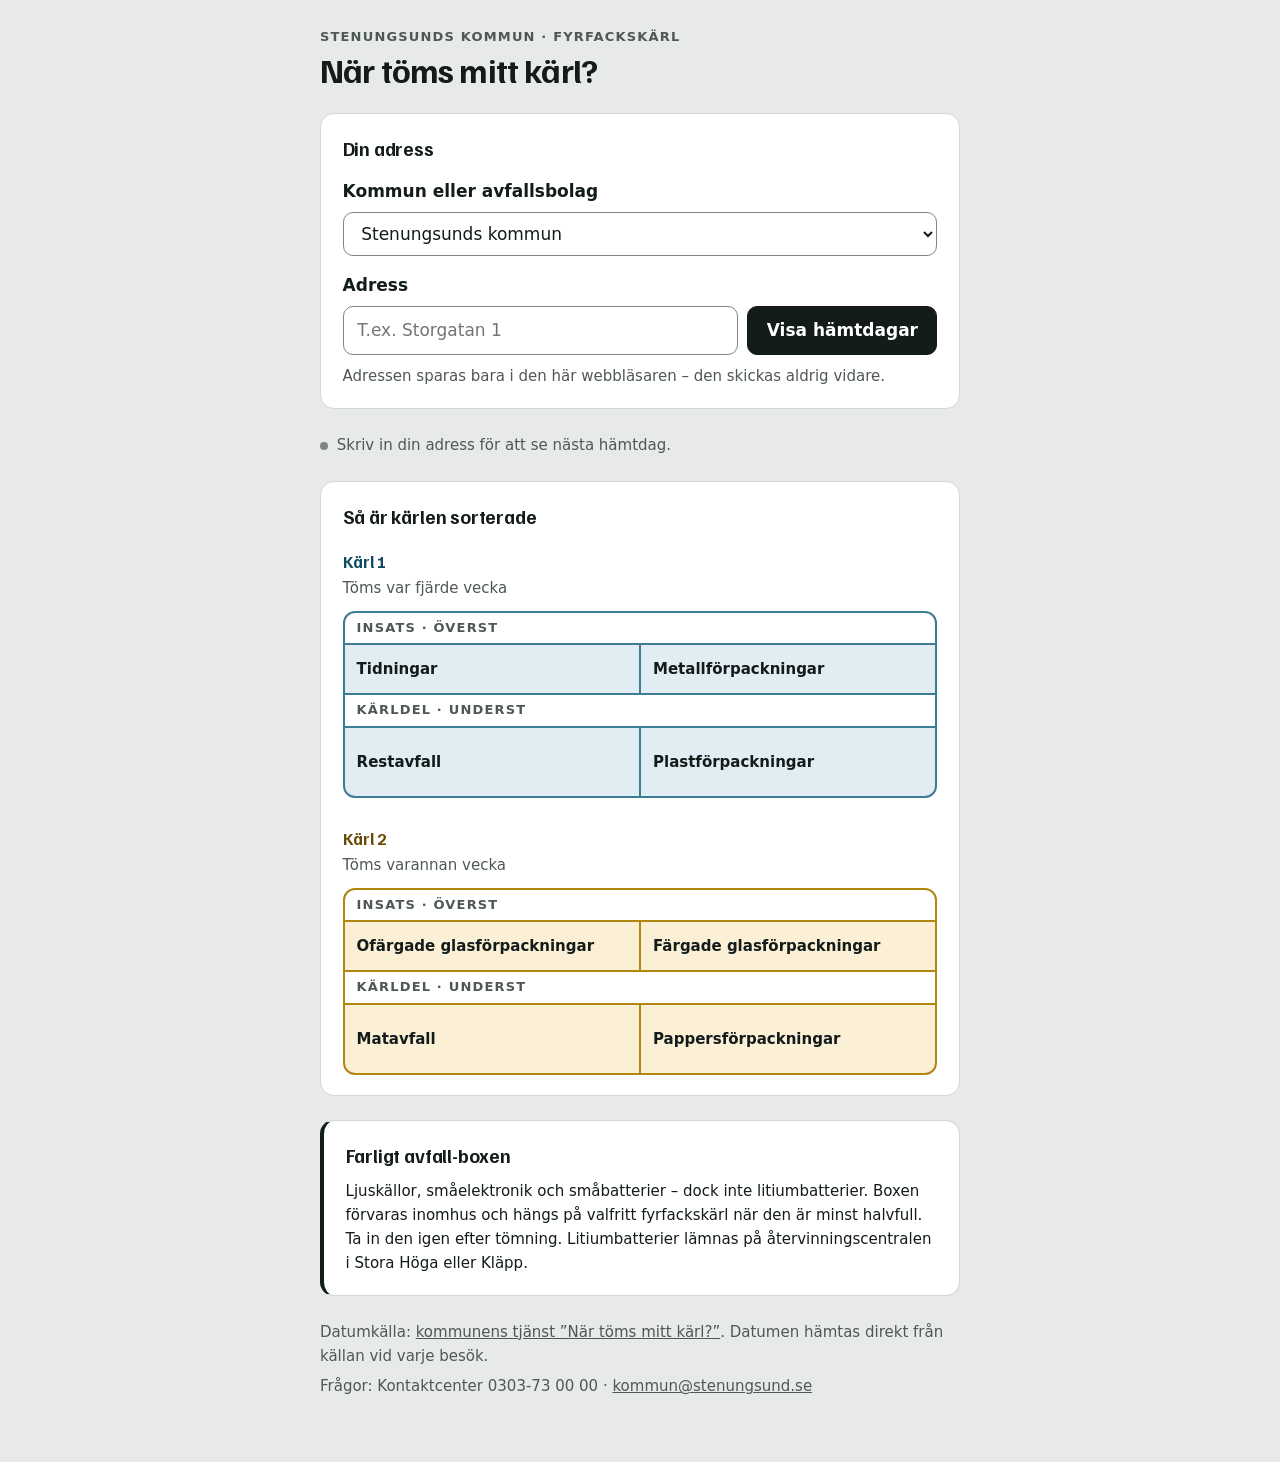
<file: index.html>
<!doctype html>
<html lang="sv">
<head>
<meta charset="utf-8">
<meta name="viewport" content="width=device-width, initial-scale=1">
<title>När töms mitt kärl? – Stenungsunds kommun</title>
<meta name="description" content="Nästa hämtdag för fyrfackskärlen i Stenungsunds kommun – vilket kärl som töms och vad som ingår i facken.">
<meta name="color-scheme" content="light dark">
<meta name="theme-color" content="#E7EAE8" media="(prefers-color-scheme: light)">
<meta name="theme-color" content="#0F1514" media="(prefers-color-scheme: dark)">
<link rel="preload" href="familjen-grotesk.woff2" as="font" type="font/woff2" crossorigin>
<script defer src="https://umami.neomeda.se/script.js" data-website-id="fb294f78-cb38-45e1-be8d-23d633bcefd4"></script>
<style>
  /* Display: Familjen Grotesk (SIL OFL). Självhostad – inga externa anrop,
     inga tredjepartscookies. Saknas filen faller sidan tillbaka på systemsnittet. */
  @font-face {
    font-family: "Familjen Grotesk";
    src: url("familjen-grotesk.woff2") format("woff2");
    font-weight: 400 700;
    font-style: normal;
    font-display: swap;
  }

  /* ---------- Tokens ----------
     Alla textpar är kontrollerade mot WCAG 2.2: brödtext ≥ 4.5:1,
     ramar och fokusmarkering ≥ 3:1 (1.4.3 och 1.4.11). */
  :root {
    color-scheme: light;
    --ground: #E7EAE8;
    --surface: #FFFFFF;
    --ink: #131C1B;
    --muted: #4E5855;
    --rule: #7E8582;
    --rule-soft: #D3D8D5;
    --focus: #0B4F66;

    --k1-text: #0E4B63;
    --k1-fill: #0E4B63;
    --k1-on-fill: #FFFFFF;
    --k1-wash: #E1EDF2;
    --k1-line: #3C7C95;

    --k2-text: #6A4905;
    --k2-fill: #E7AF2B;
    --k2-on-fill: #1A1400;
    --k2-wash: #FBF0D6;
    --k2-line: #B2870F;

    --shadow: 0 1px 2px rgba(19, 28, 27, 0.06), 0 8px 24px -16px rgba(19, 28, 27, 0.35);

    --fs-eyebrow: 0.8125rem;
    --fs-small: 0.9375rem;
    --fs-body: 1.0625rem;
    --fs-h2: 1.1875rem;
    --radius: 14px;
  }
  @media (prefers-color-scheme: dark) { :root { color-scheme: dark; } }

  /* Ett enda mörkt tema, delat av mediefrågan och den explicita växlingen.
     @media-blocket kan inte återanvända en regel, därför upprepas listan. */
  @media (prefers-color-scheme: dark) {
    :root {
      --ground: #0F1514; --surface: #1A2220; --ink: #E9EDEA; --muted: #A2ACA8;
      --rule: #6A7370; --rule-soft: #2C3532; --focus: #7FC7E4;
      --k1-text: #8CC5DE; --k1-fill: #8CC5DE; --k1-on-fill: #06222E;
      --k1-wash: #11313E; --k1-line: #4E869E;
      --k2-text: #EFC463; --k2-fill: #E7AF2B; --k2-on-fill: #1A1400;
      --k2-wash: #372D0C; --k2-line: #997414;
      --shadow: 0 1px 2px rgba(0, 0, 0, 0.4), 0 8px 24px -16px rgba(0, 0, 0, 0.9);
    }
  }
  :root[data-theme="dark"] {
    color-scheme: dark;
    --ground: #0F1514; --surface: #1A2220; --ink: #E9EDEA; --muted: #A2ACA8;
    --rule: #6A7370; --rule-soft: #2C3532; --focus: #7FC7E4;
    --k1-text: #8CC5DE; --k1-fill: #8CC5DE; --k1-on-fill: #06222E;
    --k1-wash: #11313E; --k1-line: #4E869E;
    --k2-text: #EFC463; --k2-fill: #E7AF2B; --k2-on-fill: #1A1400;
    --k2-wash: #372D0C; --k2-line: #997414;
    --shadow: 0 1px 2px rgba(0, 0, 0, 0.4), 0 8px 24px -16px rgba(0, 0, 0, 0.9);
  }
  :root[data-theme="light"] {
    color-scheme: light;
    --ground: #E7EAE8; --surface: #FFFFFF; --ink: #131C1B; --muted: #4E5855;
    --rule: #7E8582; --rule-soft: #D3D8D5; --focus: #0B4F66;
    --k1-text: #0E4B63; --k1-fill: #0E4B63; --k1-on-fill: #FFFFFF;
    --k1-wash: #E1EDF2; --k1-line: #3C7C95;
    --k2-text: #6A4905; --k2-fill: #E7AF2B; --k2-on-fill: #1A1400;
    --k2-wash: #FBF0D6; --k2-line: #B2870F;
    --shadow: 0 1px 2px rgba(19, 28, 27, 0.06), 0 8px 24px -16px rgba(19, 28, 27, 0.35);
  }

  /* ---------- Grund ---------- */
  *, *::before, *::after { box-sizing: border-box; }
  * { margin: 0; }
  /* Egna display-regler får annars slå ut hidden-attributet */
  [hidden] { display: none !important; }

  html { -webkit-text-size-adjust: 100%; }
  body {
    background: var(--ground);
    color: var(--ink);
    font-family: system-ui, -apple-system, "Segoe UI", Roboto, sans-serif;
    font-size: var(--fs-body);
    line-height: 1.6;
    padding: 1.75rem 1rem 4rem;
  }
  main {
    max-width: 40rem;
    margin: 0 auto;
    display: flex;
    flex-direction: column;
    gap: 1.5rem;
  }

  /* Synlig fokusmarkering på allt som går att nå med tangentbord (WCAG 2.4.7) */
  :focus-visible {
    outline: 3px solid var(--focus);
    outline-offset: 3px;
    border-radius: 4px;
  }

  /* ---------- Typografi ---------- */
  .display {
    font-family: "Familjen Grotesk", "Helvetica Neue", system-ui, sans-serif;
    font-weight: 700;
    letter-spacing: -0.02em;
    line-height: 1.05;
  }
  .eyebrow {
    font-size: var(--fs-eyebrow);
    font-weight: 700;
    text-transform: uppercase;
    letter-spacing: 0.09em;
    color: var(--muted);
    line-height: 1.4;
  }

  /* ---------- Sidhuvud ---------- */
  .masthead { display: flex; flex-direction: column; gap: 0.35rem; }
  .masthead h1 {
    font-family: "Familjen Grotesk", "Helvetica Neue", system-ui, sans-serif;
    font-size: clamp(1.6rem, 5.5vw, 2.1rem);
    font-weight: 700;
    letter-spacing: -0.025em;
    line-height: 1.1;
  }

  /* Sparad adress: alltid synlig, alltid utbytbar */
  .whereami {
    display: flex; align-items: center; flex-wrap: wrap;
    gap: 0.25rem 0.75rem;
    margin-top: 0.75rem;
    padding: 0.5rem 0.5rem 0.5rem 0.9rem;
    background: var(--surface);
    border: 1px solid var(--rule-soft);
    border-radius: 12px;
  }
  .whereami-value { font-weight: 600; margin-right: auto; }

  /* ---------- Knappar och fält ---------- */
  .btn {
    font: inherit;
    font-weight: 600;
    min-height: 2.75rem;
    padding: 0.6rem 1.15rem;
    border-radius: 10px;
    cursor: pointer;
  }
  .btn-primary { color: var(--surface); background: var(--ink); border: 1px solid var(--ink); }
  .btn-quiet {
    color: var(--ink); background: transparent;
    border: 1px solid var(--rule);
    font-size: var(--fs-small);
    padding: 0.35rem 0.9rem;
    min-height: 2.25rem;
  }
  .btn-quiet:hover { background: var(--ground); }

  .panel {
    background: var(--surface);
    border: 1px solid var(--rule-soft);
    border-radius: var(--radius);
    padding: 1.25rem 1.35rem;
  }
  .panel-title {
    font-family: "Familjen Grotesk", "Helvetica Neue", system-ui, sans-serif;
    font-size: var(--fs-h2);
    font-weight: 700;
    letter-spacing: -0.01em;
  }

  .field-label { display: block; font-weight: 600; margin-bottom: 0.45rem; }
  .field-select {
    font: inherit;
    display: block;
    width: 100%;
    min-height: 2.75rem;
    color: var(--ink);
    background: var(--surface);
    border: 1px solid var(--rule);
    border-radius: 10px;
    padding: 0.6rem 0.85rem;
    margin-bottom: 1rem;
  }
  .search-row { display: flex; gap: 0.6rem; flex-wrap: wrap; }
  .search-row input {
    flex: 1 1 12rem;
    font: inherit;
    min-height: 2.75rem;
    color: var(--ink);
    background: var(--surface);
    border: 1px solid var(--rule);
    border-radius: 10px;
    padding: 0.6rem 0.85rem;
  }
  .search-row input[aria-invalid="true"] { border-color: var(--ink); border-width: 2px; }
  .field-help { font-size: var(--fs-small); color: var(--muted); margin-top: 0.6rem; }

  /* ---------- Statusrad ---------- */
  .status {
    position: relative;
    padding-left: 1.05rem;
    font-size: var(--fs-small);
    color: var(--muted);
  }
  .status::before {
    content: "";
    position: absolute;
    left: 0; top: 0.55rem;
    width: 0.5rem; height: 0.5rem;
    border-radius: 50%;
    background: var(--rule);
  }
  .status.live::before { background: var(--k1-line); }
  .status.problem::before { background: var(--k2-line); }
  .status-note { margin-top: 0.4rem; }
  .status a { color: inherit; }

  /* ---------- Nästa tömning ---------- */
  .verdict { border-width: 2px; box-shadow: var(--shadow); padding: 1.35rem 1.35rem 1.5rem; }
  .verdict.k1 { border-color: var(--k1-line); }
  .verdict.k2 { border-color: var(--k2-line); }

  .chip {
    display: inline-block;
    font-family: "Familjen Grotesk", "Helvetica Neue", system-ui, sans-serif;
    font-size: 1.3rem;
    font-weight: 700;
    letter-spacing: 0.01em;
    padding: 0.25rem 0.85rem;
    border-radius: 8px;
    margin: 0.55rem 0 0.5rem;
  }
  .chip.k1 { background: var(--k1-fill); color: var(--k1-on-fill); border: 1px solid var(--k1-line); }
  .chip.k2 { background: var(--k2-fill); color: var(--k2-on-fill); border: 1px solid var(--k2-line); }
  .chip.gen { background: var(--ink); color: var(--surface); border: 1px solid var(--ink); }
  .verdict.gen { border-color: var(--rule); }

  /* Generisk fraktionslista för kommuner utan Stenungsunds fyrfacksdiagram */
  .gen-list { list-style: none; padding: 0; margin: 0.35rem 0 0; }
  .gen-list li {
    padding: 0.5rem 0.1rem;
    border-top: 1px solid var(--rule-soft);
    font-weight: 600;
    font-size: var(--fs-small);
  }
  .gen-fracs {
    display: block;
    font-weight: 400;
    color: var(--muted);
    margin-top: 0.15rem;
  }

  .verdict-when {
    font-size: clamp(2.1rem, 8.5vw, 3.1rem);
    font-variant-numeric: tabular-nums;
    text-wrap: balance;
    margin-bottom: 0.2rem;
  }
  .verdict-date {
    font-size: var(--fs-body);
    color: var(--muted);
    font-variant-numeric: tabular-nums;
  }
  .verdict-action { font-weight: 700; margin-top: 0.45rem; }
  .also {
    margin-top: 1.1rem; padding-top: 0.9rem;
    border-top: 1px solid var(--rule-soft);
    font-size: var(--fs-small); color: var(--muted);
  }
  .verdict .eyebrow + .fyrfack { margin-top: 0.5rem; }
  .verdict-contents { margin-top: 1.25rem; padding-top: 1.1rem; border-top: 1px solid var(--rule-soft); }

  /* ---------- Signatur: kärlet sett uppifrån ----------
     Insatsen ligger överst och är grundare, kärldelen underst och djupare –
     samma ordning som när man öppnar locket. */
  .fyrfack {
    border: 2px solid var(--rule);
    border-radius: 12px;
    overflow: hidden;
    background: var(--rule);
    display: flex;
    flex-direction: column;
    gap: 2px;
  }
  .fyrfack.k1 { border-color: var(--k1-line); background: var(--k1-line); }
  .fyrfack.k2 { border-color: var(--k2-line); background: var(--k2-line); }

  .fyrfack-rail {
    font-size: var(--fs-eyebrow);
    font-weight: 700;
    text-transform: uppercase;
    letter-spacing: 0.09em;
    padding: 0.3rem 0.75rem;
    background: var(--surface);
    color: var(--muted);
  }
  .fyrfack-cells {
    list-style: none; padding: 0; margin: 0; min-width: 0;
    display: grid; grid-template-columns: 1fr 1fr; gap: 2px;
  }
  /* Långa ord som "glasförpackningar" måste få avstavas, annars spränger
     facken layouten på smala skärmar (WCAG 1.4.10 Reflow, 320 px). */
  .fyrfack-cells li {
    background: var(--surface);
    padding: 0.7rem 0.75rem;
    font-size: var(--fs-small);
    font-weight: 600;
    display: flex; align-items: center;
    min-height: 3rem;
    min-width: 0;
    text-wrap: pretty;
    overflow-wrap: break-word;
    hyphens: auto;
  }
  .fyrfack .deep li { min-height: 4.25rem; }
  .fyrfack.k1 .deep li, .fyrfack.k1 .shallow li { background: var(--k1-wash); color: var(--ink); }
  .fyrfack.k2 .deep li, .fyrfack.k2 .shallow li { background: var(--k2-wash); color: var(--ink); }

  /* ---------- Kärlöversikt ---------- */
  /* Ett kärl per rad. Två i bredd skulle klämma facken så hårt att
     "glasförpackningar" måste avstavas – orden är viktigare än symmetrin. */
  .bins { display: grid; gap: 1.75rem; margin-top: 1rem; }
  .bins > * { min-width: 0; }
  .bin-name {
    font-family: "Familjen Grotesk", "Helvetica Neue", system-ui, sans-serif;
    font-size: 1.05rem; font-weight: 700;
  }
  .bin.k1 .bin-name { color: var(--k1-text); }
  .bin.k2 .bin-name { color: var(--k2-text); }
  .bin-interval { font-size: var(--fs-small); color: var(--muted); margin-bottom: 0.7rem; }

  /* ---------- Farligt avfall ---------- */
  .hazard { border-left: 4px solid var(--ink); }
  .hazard p { margin-top: 0.5rem; font-size: var(--fs-small); }

  /* ---------- Träfflista ---------- */
  #matches { margin-top: 1.1rem; border-top: 1px solid var(--rule-soft); padding-top: 0.9rem; }
  #match-list { list-style: none; padding: 0; margin: 0.5rem 0 0; }
  #match-list li + li { border-top: 1px solid var(--rule-soft); }
  #match-list button {
    width: 100%; text-align: left; font: inherit;
    min-height: 2.75rem;
    color: var(--ink); background: none; border: none;
    border-radius: 8px; padding: 0.6rem 0.5rem; cursor: pointer;
  }
  #match-list button:hover { background: var(--ground); }

  /* ---------- Alla tjänster ---------- */
  .details { padding-top: 0.35rem; padding-bottom: 0.35rem; }
  .details summary {
    font-weight: 600; cursor: pointer;
    padding: 0.35rem 0; min-height: 2.75rem;
    display: flex; align-items: center; gap: 0.6rem;
    list-style: none;
  }
  .details summary::-webkit-details-marker { display: none; }
  .details summary::before {
    content: ""; flex: none;
    width: 0.5rem; height: 0.5rem;
    border-right: 2px solid var(--muted);
    border-bottom: 2px solid var(--muted);
    transform: rotate(-45deg);
    transition: transform 150ms ease;
  }
  .details[open] summary::before { transform: rotate(45deg); }
  .details[open] { padding-bottom: 1rem; }
  #service-list { list-style: none; padding: 0; margin: 0.4rem 0 0; }
  #service-list li {
    display: flex; justify-content: space-between; gap: 1rem;
    padding: 0.5rem 0.1rem;
    font-size: var(--fs-small);
    border-top: 1px solid var(--rule-soft);
    font-variant-numeric: tabular-nums;
  }
  #service-list li span:last-child { white-space: nowrap; color: var(--muted); }

  footer { font-size: var(--fs-small); color: var(--muted); }
  footer a { color: inherit; }
  footer p + p { margin-top: 0.4rem; }

  /* ---------- Rörelse: en enda inledande reveal ---------- */
  @keyframes rise { from { opacity: 0; transform: translateY(8px); } to { opacity: 1; transform: none; } }
  .verdict:not([hidden]) { animation: rise 260ms ease-out both; }
  @media (prefers-reduced-motion: reduce) {
    .verdict:not([hidden]) { animation: none; }
    * { transition-duration: 0.01ms !important; }
  }

  /* ---------- Förstärkt kontrast och Windows högkontrastläge ---------- */
  @media (prefers-contrast: more) {
    :root { --rule-soft: var(--rule); --muted: var(--ink); }
    .panel { border-width: 2px; }
  }
  @media (forced-colors: active) {
    .chip, .fyrfack, .panel, .whereami { border: 1px solid CanvasText; }
    .status::before { background: CanvasText; }
  }
  .remind-steps { margin: 0.85rem 0 0; padding-left: 1.4rem; }
  .remind-steps li { margin-top: 0.5rem; }
  .remind-steps code, #remind-steps code {
    font-family: ui-monospace, SFMono-Regular, Menlo, monospace;
    font-size: 0.92em;
    background: var(--ground);
    border: 1px solid var(--rule-soft);
    border-radius: 0.35rem;
    padding: 0.1rem 0.35rem;
    overflow-wrap: anywhere;
  }
</style>
</head>
<body>
<main>
  <header class="masthead">
    <p class="eyebrow" id="context-eyebrow">Stenungsunds kommun · fyrfackskärl</p>
    <h1>När töms mitt kärl?</h1>
    <div class="whereami" id="saved-bar" hidden>
      <span class="eyebrow">Adress</span>
      <span class="whereami-value" id="saved-address"></span>
      <button class="btn btn-quiet" type="button" id="edit-btn">Ändra</button>
    </div>
  </header>

  <section class="panel" id="address-card" aria-labelledby="address-heading">
    <h2 class="panel-title" id="address-heading">Din adress</h2>
    <form id="address-form" role="search" novalidate style="margin-top:0.85rem;">
      <label class="field-label" for="kommun">Kommun eller avfallsbolag</label>
      <select id="kommun" class="field-select"></select>
      <label class="field-label" for="address">Adress</label>
      <div class="search-row">
        <input id="address" name="address" type="text" placeholder="T.ex. Storgatan 1"
               autocomplete="street-address" autocapitalize="words" spellcheck="false"
               enterkeyhint="search" aria-describedby="address-help">
        <button class="btn btn-primary" type="submit" id="search-btn">Visa hämtdagar</button>
      </div>
      <p class="field-help" id="address-help">Adressen sparas bara i den här webbläsaren – den skickas aldrig vidare.</p>
    </form>
    <div id="matches" hidden>
      <h3 class="eyebrow" id="matches-heading">Välj rätt adress</h3>
      <ul id="match-list" aria-labelledby="matches-heading"></ul>
    </div>
  </section>

  <div class="status" id="status" role="status">
    <p id="status-text">Skriv in din adress för att se nästa hämtdag.</p>
    <div id="status-extra"></div>
  </div>

  <section class="panel verdict" id="next-card" aria-labelledby="next-heading" hidden>
    <h2 class="eyebrow" id="next-heading" tabindex="-1">Nästa tömning</h2>
    <p><span class="chip" id="next-badge" hidden></span></p>
    <p class="display verdict-when" id="countdown">–</p>
    <p class="verdict-date" id="next-date"></p>
    <p class="verdict-action" id="next-action" hidden></p>

    <div class="verdict-contents">
      <h3 class="eyebrow" id="contents-heading">Det här töms</h3>
      <div id="next-fyrfack" style="margin-top:0.6rem;"></div>
    </div>

    <p class="also" id="also" hidden></p>
  </section>

  <section class="panel" id="remind-card" aria-labelledby="remind-heading" hidden>
    <h2 class="panel-title" id="remind-heading">Påminnelse i mobilen</h2>
    <p>
      Få en push kvällen före tömning – ”Kärl 2 töms imorgon”. Notiserna skickas
      via appen <strong>ntfy</strong> och innehåller aldrig din adress.
    </p>
    <div id="remind-cta">
      <button class="btn btn-primary" type="button" id="remind-btn">Slå på påminnelser</button>
      <p class="field-help" id="remind-error" role="alert" hidden></p>
    </div>
    <div id="remind-steps" hidden>
      <ol class="remind-steps">
        <li>
          Hämta ntfy-appen:
          <a href="https://play.google.com/store/apps/details?id=io.heckel.ntfy" rel="noopener">Android</a> ·
          <a href="https://apps.apple.com/us/app/ntfy/id1625396347" rel="noopener">iPhone</a>
        </li>
        <li>På iPhone: öppna appens Settings och sätt <em>Default server</em> till
          <code>https://notify.neomeda.eu</code></li>
        <li>Välj <em>Add subscription</em> och prenumerera på topicet
          <code id="remind-topic"></code></li>
        <li>
          <button class="btn btn-quiet" type="button" id="remind-test-btn">Skicka en testnotis</button>
          <span class="field-help" id="remind-test-result" role="status"></span>
        </li>
      </ol>
      <p class="field-help">
        Klart! Ingen app? Det går också att
        <a id="remind-web-link" href="https://notify.neomeda.eu" rel="noopener">prenumerera i webbläsaren</a>.
        Ångrar du dig avslutar du bara prenumerationen i appen.
      </p>
    </div>
  </section>

  <section class="panel" id="bins-card" aria-labelledby="bins-heading">
    <h2 class="panel-title" id="bins-heading">Så är kärlen sorterade</h2>
    <div class="bins" id="bins-grid"></div>
  </section>

  <details class="panel details" id="services" hidden>
    <summary>Alla tjänster på adressen</summary>
    <ul id="service-list"></ul>
  </details>

  <section class="panel hazard" id="hazard-card" aria-labelledby="hazard-heading">
    <h2 class="panel-title" id="hazard-heading">Farligt avfall-boxen</h2>
    <p>
      Ljuskällor, småelektronik och småbatterier – dock inte litiumbatterier. Boxen förvaras
      inomhus och hängs på valfritt fyrfackskärl när den är minst halvfull. Ta in den igen
      efter tömning. Litiumbatterier lämnas på återvinningscentralen i Stora Höga eller Kläpp.
    </p>
  </section>

  <footer>
    <p>
      Datumkälla:
      <a id="source-link" href="https://www.stenungsund.se/bygga-bo-och-miljo/avfall-och-atervinning/nar-toms-mitt-karl">kommunens tjänst ”När töms mitt kärl?”</a>.
      Datumen hämtas direkt från källan vid varje besök.
    </p>
    <p id="contact-line">Frågor: Kontaktcenter 0303-73 00 00 · <a href="mailto:kommun@stenungsund.se">kommun@stenungsund.se</a></p>
  </footer>
</main>

<script src="logic.js"></script>
<script>
  // Ren, testad logik – se logic.js och test/logic.test.js.
  const { displayAddress, matchLabels, parsePickupDate, daysBetween,
          binTypeText, classifyBin, sortProviderKeys } = HamtningLogic;

  const STORAGE_KEY = "hamtschema-val";
  const LEGACY_STORAGE_KEY = "hamtschema-adress";

  // Alla kända EDP FutureWeb-instanser med den öppna hämtschema-tjänsten.
  // Samtliga verifierade mot riktiga adresser 2026-08-04: både adressökning
  // och schemahämtning ger korrekta datum. En instans som inte gått att nå
  // sätter unverified: true och märks "(otestad)" i väljaren.
  const PROVIDERS = {
    // site: människoläsbar infosida om sophämtning hos respektive
    // kommun/bolag – används som källänk i sidfoten (verifierade 2026-08-03).
    stockholm: {
      label: "Stockholm (villa och radhus)",
      kind: "svoa",
      base: "https://www.stockholmvattenochavfall.se/villa-och-radhus/avfallstjanster/nar-kommer-sopbilen",
      site: "https://www.stockholmvattenochavfall.se/villa-och-radhus/avfallstjanster/nar-kommer-sopbilen/"
    },
    sundsvall: {
      label: "Sundsvalls kommun",
      kind: "sundsvall",
      base: "https://api.sundsvall.se/Garbage/2281",
      site: "https://sundsvall.se/bygga-bo-och-miljo/avfall-och-atervinning/"
    },
    sysav: {
      label: "Sysav (Svedala, Lomma, Kävlinge)",
      kind: "sysav",
      base: "https://ca-swec-sysav-public-edp-prod.bluedune-a5ae63ed.swedencentral.azurecontainerapps.io/api",
      site: "https://www.sysav.se/privat/min-sophamtning/"
    },
    taby: {
      label: "Täby kommun",
      kind: "exde",
      base: "https://minasidor-taby-az.exdesystems.se/api/api/external",
      site: "https://www.taby.se/bygga-bo-och-miljo/avfall-och-atervinning/vara-avfallstjanster/hushallsavfall"
    },
    stenungsund: {
      label: "Stenungsunds kommun",
      base: "https://futureweb.stenungsund.se/FutureWebBasic/SimpleWastePickup",
      site: "https://www.stenungsund.se/bygga-bo-och-miljo/avfall-och-atervinning/nar-toms-mitt-karl",
      siteLabel: "kommunens tjänst ”När töms mitt kärl?”",
      fyrfack: true
    },
    affarsverken: {
      label: "Karlskrona (Affärsverken)",
      kind: "affarsverken",
      base: "https://kundapi.affarsverken.se/api/v1/open-api",
      site: "https://www.affarsverken.se/avfallstjanster/hamtningstider/"
    },
    ale: {
      label: "Ale kommun",
      base: "https://edp.ale.se/FutureWeb/SimpleWastePickup",
      site: "https://ale.se/bygga-och-bo/avfall-och-atervinning/hamtning-av-avfall.html"
    },
    boden: {
      label: "Bodens kommun",
      base: "https://edpmobile.boden.se/FutureWeb/SimpleWastePickup",
      site: "https://www.boden.se/bygga-och-boende/avfall-och-aterbruk/sophamtning-abonnemang-och-felanmalan"
    },
    boras: {
      label: "Borås (Borås Energi och Miljö)",
      base: "https://kundportal.borasem.se/EDPFutureWeb/SimpleWastePickup",
      site: "https://borasem.se/webb/privat/avfallochatervinning/abonnemangforhushallsavfall/nastatomningsdag.4.5a231a8f188bd840a1327da.html",
      // Fackinnehåll enligt borasem.se "Abonnemang för hushållsavfall" (läst 2026-08-04).
      // API:et säger bara "Kärl 1"/"Kärl 2" – vad paketen innehåller finns inte som fält.
      packages: {
        "kärl 1": ["Plastförpackningar", "Färgat glas", "Matavfall", "Pappersförpackningar"],
        "kärl 2": ["Tidningar", "Restavfall", "Ofärgat glas", "Metallförpackningar"]
      }
    },
    danderyd: {
      label: "Danderyds kommun",
      kind: "exde",
      base: "https://minasidor-danderyd-az.exdesystems.se/api/api/external",
      site: "https://www.danderyd.se/bygga-bo-och-miljo/avfall-atervinning-och-aterbruk/nar-hamtas-mitt-avfall/"
    },
    gotland: {
      label: "Region Gotland",
      base: "https://edpfuture.gotland.se/FutureWeb/SimpleWastePickup",
      site: "https://gotland.se/bygga-bo-och-miljo/avfall-och-atervinning/hamtning-av-avfall",
      // Fackinnehåll enligt gotland.se "Villa, kedje- och fritidshus" (läst 2026-08-04).
      packages: {
        "fyrfack 1": ["Restavfall", "Matavfall", "Färgat glas", "Metallförpackningar"],
        "fyrfack 2": ["Pappersförpackningar", "Plastförpackningar", "Ofärgat glas", "Tidningar"]
      }
    },
    hassleholm: {
      label: "Hässleholm (Hässleholm Miljö)",
      kind: "appbolaget",
      base: "https://api-universal.appbolaget.se",
      site: "https://hassleholmmiljo.se/privat/sophamtning/tomningskalender"
    },
    "herrljunga-vargarda": {
      label: "Herrljunga & Vårgårda (Remondis)",
      base: "https://edpfuture.remondis.se/EDPFutureWeb/SimpleWastePickup",
      site: "https://herrljunga.se/bo-bygga-och-miljo/avfall-atervinning-och-oppettider/avfallsabonnemang-och-hamtning"
    },
    hudiksvall: {
      label: "Hudiksvalls kommun",
      base: "https://futureweb.hudiksvall.se/FutureWeb/SimpleWastePickup",
      site: "https://hudiksvall.se/Sidor/Bo-och-leva/Avfall-och-atervinning/Sophamtning.html"
      // API:et säger "FYRFACK"/"TVÅFACK" utan att ange facken, och kommunens
      // egen sida gör det inte heller – därför inga packages här.
    },
    sam: {
      label: "SÅM (Gislaved, Gnosjö, Vaggeryd, Värnamo)",
      kind: "indecta",
      base: "https://webbservice.indecta.se/kunder/sam/kalender/basfiler",
      site: "https://www.samiljo.se/avfallshamtning/hamtningskalender"
    },
    sjobo: {
      label: "Sjöbo kommun",
      kind: "indecta",
      base: "https://webbservice.indecta.se/kunder/sjobo/kalender/basfiler",
      site: "https://www.sjobo.se/bygga-bo-och-miljo/avfall-och-atervinning.html"
    },
    june: {
      label: "June Avfall & Miljö (Jönköping, Habo, Mullsjö)",
      base: "https://minasidor.juneavfall.se/FutureWebJuneBasic/SimpleWastePickup",
      site: "https://juneavfall.se/sophamtning/nar-kommer-sopbilen",
      // Fackinnehåll enligt juneavfall.se "Sophämtning fyrfackskärl" (läst 2026-08-04).
      packages: {
        "fni kärl 1": ["Matavfall", "Restavfall", "Tidningar", "Färgat glas"],
        "fni kärl 2": ["Pappersförpackningar", "Plastförpackningar", "Ofärgat glas", "Metallförpackningar"]
      }
    },
    kiruna: {
      label: "Kiruna (Tekniska Verken)",
      base: "https://kund.tekniskaverkenikiruna.se/FutureWebBasic/SimpleWastePickup",
      site: "https://www.tekniskaverkenikiruna.se/atervinning-och-avfall/sok-tomningsdag"
    },
    "kretslopp-sydost": {
      label: "Kretslopp Sydost (Kalmar, Nybro, Oskarshamn, Torsås, Mörbylånga, Sävsjö, Uppvidinge, Vetlanda)",
      base: "https://kundportal.kretsloppsydost.se/FutureWeb/SimpleWastePickup",
      site: "https://www.kretsloppsydost.se/privat/toemningsdag/"
    },
    kramfors: {
      label: "Kramfors kommun",
      base: "https://futureweb.kramfors.se/EDPFutureWeb/SimpleWastePickup",
      site: "https://www.kramfors.se/bygga-bo--miljo/avfall-och-atervinning/avfall-fran-hushall/sophamtning.html"
    },
    kristianstad: {
      label: "Kristianstad (Renhållningen Kristianstad)",
      base: "https://edp.kristianstad.se/FutureWeb/SimpleWastePickup",
      site: "https://renhallningen-kristianstad.se/hushall/villa-fritidshus/tomning-av-sopkarl/tomningschema/"
    },
    kungalv: {
      label: "Kungälvs kommun",
      base: "https://minasidor-va-avfall.kungalv.se/FutureWeb/SimpleWastePickup",
      site: "https://www.kungalv.se/Bygga--bo--miljo/avfall-och-atervinning/avfall-fran-hushall/matavfall/avfall-hamtning/"
    },
    lerum: {
      label: "Lerums kommun",
      base: "https://vatjanst.lerum.se/FutureWeb/SimpleWastePickup",
      site: "https://lerum.se/bygga-bo-och-miljo/avfall-och-atervinning/hemsortering-for-hushall/hemsortering-for-villa-och-fritidshus"
    },
    lsr: {
      label: "LSR (Landskrona, Svalöv)",
      base: "https://minasidor.lsr.nu/api/api/external",
      site: "https://www.lsr.nu/hamtningsschema/"
    },
    ludvika: {
      label: "Ludvika (WBAB)",
      base: "https://futureweb.wbab.se/EDPFutureWeb/SimpleWastePickup",
      site: "https://www.wbab.se/sidor/avfallochatervinning/narhamtarvidittavfall.4.69f5d6ac154de39107288440.html",
      // Fackinnehåll enligt wbab.se "Avfallshämtning" (läst 2026-08-04). Observera
      // att WBAB numrerar tvärtom mot t.ex. Gotland och June: kärl 1 är
      // förpackningarna och töms var fjärde vecka, kärl 2 är mat- och restavfall.
      packages: {
        "kärl 1": ["Pappersförpackningar", "Plastförpackningar", "Ofärgat glas", "Metallförpackningar"],
        "kärl 2": ["Matavfall", "Restavfall", "Färgat glas", "Tidningar"]
      }
    },
    lumire: {
      label: "Luleå (Lumire)",
      kind: "lumire",
      base: "https://lumire.se/api/waste-pickup",
      site: "https://lumire.se/"
    },
    lund: {
      label: "Lunds kommun",
      base: "https://eservice431601.lund.se/Lund/FutureWeb/SimpleWastePickup",
      site: "https://lund.se/bygga-och-bo/avfall-och-atervinning/nar-toms-mitt-karl"
    },
    lidkoping: {
      label: "Lidköpings kommun",
      base: "https://futureweb.lidkoping.se/FutureWebBasic/SimpleWastePickup",
      site: "https://lidkoping.se/lidkoping-miljo-och-teknik-ab/start/avfall-och-atervinning/nar-kommer-sopbilen/sok-din-tomningsdag"
    },
    ljungby: {
      label: "Ljungby kommun",
      base: "https://edpwebb.ljungby.se/FutureWeb/SimpleWastePickup",
      site: "https://www.ljungby.se/bygga-bo-och-miljo/avfall-och-atervinning/hamtning/hamtning-av-hushallsavfall"
    },
    lycksele: {
      label: "Lycksele kommun",
      base: "https://future.lycksele.se/FutureWeb/SimpleWastePickup",
      site: "https://www.lycksele.se/lavab/kundtjanst/mina-sidor/nar-toms-mitt-avfallskarl/"
    },
    mark: {
      label: "Marks kommun",
      base: "https://va-renhallning.mark.se/FutureWeb/SimpleWastePickup",
      site: "https://www.mark.se/bygga-bo-miljo-och-trafik/avfall-och-atervinning/sophamtning",
      // Fackinnehåll enligt mark.se "Närsortering i fyrfackskärl" (läst 2026-08-04).
      packages: {
        "fyrfack 1": ["Matavfall", "Pappersförpackningar", "Tidningar", "Färgat glas"],
        "fyrfack 2": ["Restavfall", "Plastförpackningar", "Metallförpackningar", "Ofärgat glas"]
      }
    },
    mellerud: {
      label: "Melleruds kommun",
      base: "https://vatten.mellerud.se/EDPFutureWeb/SimpleWastePickup",
      site: "https://mellerud.se/bygga-bo-miljo-och-trafik/avfall-och-atervinning/"
    },
    merab: {
      label: "MERAB (Eslöv, Höör, Hörby)",
      base: "https://edpmobile.merab.se/FutureWeb/SimpleWastePickup",
      site: "https://www.merab.se/privat/min-sophamtning/nar-toms-mitt-karl/"
      // API:et säger bara "Fyrfackskärl 1"/"Fyrfackskärl 2". Till skillnad från
      // Borås och Mark anger merab.se inte vilka fraktioner som hör till vilket
      // kärl, så här står inga packages – hellre kommunens egen etikett än
      // en gissning byggd på hur andra kommuner sorterar.
    },
    nsr: {
      label: "NSR (Helsingborg, Bjuv, Båstad, Höganäs, Åstorp, Ängelholm)",
      kind: "nsr",
      base: "https://nsr.se/api/wastecalendar",
      site: "https://nsr.se/privat/allt-om-din-sophamtning/nar-toms-mitt-karl/tomningskalender/"
      // Inga packages här: NSR:s "KÄRL 1"/"KÄRL 2" innehåller olika fraktioner
      // i Helsingborg än i Båstad, Bjuv, Åstorp och Ängelholm. En enda
      // mappning för hela instansen skulle vara fel för halva täckningen.
    },
    nvoa: {
      label: "Nacka (Nacka vatten och avfall)",
      base: "https://futureweb.nvoa.se/EDP/FutureWebBasic/SimpleWastePickup",
      site: "https://www.nacka.se/nackavattenavfall/avfall/sophamtning/tomningsdag/"
    },
    okrab: {
      label: "Ökrab (Simrishamn, Tomelilla)",
      kind: "exde",
      base: "https://minasidor.okrab.se/MinaSidor_API/api/external",
      site: "https://www.okrab.se/hamtning/tomningskalender"
    },
    orebro: {
      label: "Örebro kommun",
      base: "https://futureweb.orebro.se/FutureWeb/SimpleWastePickup",
      site: "https://www.orebro.se/bygga-bo--trafik/avfall--atervinning/se-din-tomningsdag-och-hantera-dina-avfallskarl/sok-tomningsdag-pa-adress.html"
    },
    orust: {
      label: "Orusts kommun",
      base: "https://va-renhallning-minasidor.orust.se/FutureWebBasic/SimpleWastePickup",
      site: "https://www.orust.se/bygga-bo-och-miljo/avfall-och-atervinning/hamtning-av-avfall"
    },
    oxelosund: {
      label: "Oxelösund (Oxelö Energi)",
      base: "https://futureweb.oxeloenergi.se/FutureWeb/SimpleWastePickup",
      site: "https://oxeloenergi.se/avfall-och-atervinning"
    },
    partille: {
      label: "Partille kommun",
      base: "https://vatjanst.partille.se/FutureWeb/SimpleWastePickup",
      site: "https://www.partille.se/bygga-bo--miljo/avfall-och-atervinning/avfallshantering-for-hushall/da-hamtas-ditt-avfall/"
    },
    pitea: {
      label: "Piteå kommun",
      base: "https://va.pitea.se/FutureWeb/SimpleWastePickup",
      site: "https://www.pitea.se/Invanare/Boende-miljo/Ditt-boende/Dina-sopor/"
    },
    skelleftea: {
      label: "Skellefteå kommun",
      base: "https://wwwtk2.skelleftea.se/FutureWeb/SimpleWastePickup",
      site: "https://skelleftea.se/invanare/startsida/bygga-bo-och-miljo/avfall-och-atervinning/sophamtning---nar-toms-soporna"
    },
    solleftea: {
      label: "Sollefteå kommun",
      base: "https://futureweb.solleftea.se/FutureWeb/SimpleWastePickup",
      site: "https://www.solleftea.se/bygga-bo--miljo/avfall-och-atervinning/avfall-fran-hushall/hamtning-av-avfall-i-karl"
    },
    ssam: {
      label: "SSAM (Växjö, Alvesta, Lessebo, Markaryd, Tingsryd)",
      base: "https://edpfuture.ssam.se/FutureWeb/SimpleWastePickup",
      site: "https://ssam.se/mitt-ssam/hamtdagar.html"
    },
    telge: {
      label: "Södertälje (Telge Återvinning)",
      kind: "thorweb",
      base: "https://www.telge.se/api/thorweb/garbagecollection",
      site: "https://www.telge.se/atervinning/kundservice/nar-kommer-sopbilen/"
    },
    uppsalavatten: {
      label: "Uppsala (Uppsala vatten)",
      base: "https://futureweb.uppsalavatten.se/Uppsala/FutureWeb/SimpleWastePickup",
      site: "https://www.uppsalavatten.se/sjalvservice/hamtningar-och-berakningar/dag-for-sophamtning-och-slamtomning"
    },
    vafabmiljo: {
      label: "VafabMiljö (Västerås, Sala, Enköping, Heby m.fl.)",
      base: "https://services.vafabmiljo.se/FutureWebVKFHus/SimpleWastePickup",
      site: "https://vafabmiljo.se/tjanster/se-din-tomningsdag/"
    },
    vasyd: {
      label: "VA SYD (Malmö, Burlöv)",
      kind: "vasyd",
      base: "https://www.vasyd.se/api/sitecore/mypagesapi",
      site: "https://www.vasyd.se/Artiklar/Avfall-och-soptomning-privat"
    },
    "vivab-falkenberg": {
      label: "Falkenberg (VIVAB)",
      base: "https://minasidor.vivab.info/FutureWebFalken/SimpleWastePickup",
      site: "https://vivab.se/%C3%A5tervinning-avfall/hushallsavfall/vara-abonnemang/h%C3%A4mtning-av-hush%C3%A5llsavfall"
    },
    "vivab-varberg": {
      label: "Varberg (VIVAB)",
      base: "https://minasidor.vivab.info/FutureWebVarberg/SimpleWastePickup",
      site: "https://vivab.se/%C3%A5tervinning-avfall/hushallsavfall/vara-abonnemang/h%C3%A4mtning-av-hush%C3%A5llsavfall"
    }
  };
  let providerKey = "stenungsund";
  const provider = () => PROVIDERS[providerKey];

  // Fyrfackskärlen i kommunen: två fack i insatsen (överst) och två i kärldelen.
  const BINS = {
    k1: {
      name: "Kärl 1",
      interval: "Töms var fjärde vecka",
      insats: ["Tidningar", "Metallförpackningar"],
      karldel: ["Restavfall", "Plastförpackningar"]
    },
    k2: {
      name: "Kärl 2",
      interval: "Töms varannan vecka",
      insats: ["Ofärgade glasförpackningar", "Färgade glasförpackningar"],
      karldel: ["Matavfall", "Pappersförpackningar"]
    }
  };

  // Direktanrop fungerar bara om tjänsten tillåter CORS; annars behövs
  // proxyn i server.js (sökväg /api/<kommun>).
  function apiBases() {
    // Direktanropet som andrahandsval fungerar bara för EDP-instanserna, som
    // talar samma anropsform som appen. Leverantörer med adapter måste gå via
    // proxyn – annars kommer svaret tillbaka i fel form och tolkas som skräp.
    return provider().kind && provider().kind !== "edp"
      ? ["/api/" + providerKey]
      : ["/api/" + providerKey, provider().base];
  }

  const todayStr = new Intl.DateTimeFormat("sv-SE", { timeZone: "Europe/Stockholm" }).format(new Date());
  const el = id => document.getElementById(id);

  function formatLong(dateStr) {
    const d = new Date(dateStr + "T12:00:00");
    const s = d.toLocaleDateString("sv-SE", { weekday: "long", day: "numeric", month: "long", year: "numeric" });
    return s.charAt(0).toUpperCase() + s.slice(1);
  }
  function formatShort(dateStr) {
    const d = new Date(dateStr + "T12:00:00");
    return d.toLocaleDateString("sv-SE", { weekday: "short", day: "numeric", month: "short" });
  }

  // ------- Live-hämtning från kommunens tjänst -------
  const diagnostics = [];
  async function apiFetch(endpoint, options) {
    let lastErr;
    for (const base of apiBases()) {
      const label = base.startsWith("/api") ? "via server.js-proxyn" : "direkt mot tjänsten";
      try {
        const res = await fetch(base + "/" + endpoint, options);
        if (!res.ok) {
          let detail = "HTTP " + res.status;
          try {
            const errBody = await res.json();
            if (errBody && errBody.detail) detail += " – " + errBody.detail;
          } catch (e) {}
          throw new Error(detail);
        }
        return await res.json();
      } catch (err) {
        diagnostics.push(label + ": " + (err.message || err.name));
        lastErr = err;
      }
    }
    throw lastErr;
  }

  function runHint() {
    if (location.protocol === "file:") {
      return "Du har öppnat filen direkt – starta appen med ”node server.js” och öppna http://localhost:8080 för aktuella datum.";
    }
    return "Kontrollera serverns terminalfönster för felmeddelande från proxyn.";
  }

  async function searchAddress(text) {
    const data = await apiFetch("SearchAdress", {
      method: "POST",
      headers: { "Content-Type": "application/x-www-form-urlencoded" },
      body: "searchText=" + encodeURIComponent(text)
    });
    if (!data || data.Succeeded === false || !Array.isArray(data.Buildings) || data.Buildings.length === 0) {
      throw new Error("Adressen hittades inte hos " + provider().label);
    }
    return data.Buildings;
  }

  async function getSchedule(building) {
    const data = await apiFetch("GetWastePickupSchedule?address=" + encodeURIComponent(building), { method: "GET" });
    const services = data && (data.RhServices || data.rhServices);
    if (!Array.isArray(services) || services.length === 0) throw new Error("Inga tjänster på adressen");
    return services;
  }

  // ------- Signatur: kärlet uppifrån -------
  // Två band – insatsen överst, kärldelen underst – med två fack i varje.
  function buildFyrfack(binKey, idPrefix) {
    const bin = BINS[binKey];
    const wrap = document.createElement("div");
    wrap.className = "fyrfack " + binKey;

    const band = (klass, railText, railNote, items, id) => {
      const rail = document.createElement("p");
      rail.className = "fyrfack-rail";
      rail.id = id;
      rail.textContent = railText + " · " + railNote;
      const ul = document.createElement("ul");
      ul.className = "fyrfack-cells " + klass;
      ul.setAttribute("aria-labelledby", id);
      for (const item of items) {
        const li = document.createElement("li");
        li.textContent = item;
        ul.appendChild(li);
      }
      wrap.append(rail, ul);
    };

    band("shallow", "Insats", "överst", bin.insats, idPrefix + "-insats");
    band("deep", "Kärldel", "underst", bin.karldel, idPrefix + "-karldel");
    return wrap;
  }

  // Kärlöversikten visar båda kärlen tills ett av dem står i toppkortet –
  // då räcker det andra, resten upprepar bara det som redan syns.
  function renderBins(skipKey) {
    const grid = el("bins-grid");
    const keys = Object.keys(BINS).filter(k => k !== skipKey);
    grid.textContent = "";
    el("bins-heading").textContent = keys.length > 1 ? "Så är kärlen sorterade" : "Det andra kärlet";

    for (const key of keys) {
      const bin = BINS[key];
      const box = document.createElement("div");
      box.className = "bin " + key;
      const name = document.createElement("h3");
      name.className = "bin-name";
      name.textContent = bin.name;
      const interval = document.createElement("p");
      interval.className = "bin-interval";
      interval.textContent = bin.interval;
      box.append(name, interval, buildFyrfack(key, "ref-" + key));
      grid.appendChild(box);
    }
  }

  // ------- Kontext: rubrikrad, källänk och Stenungsund-specifika kort -------
  function setContext() {
    const p = provider();
    el("context-eyebrow").textContent = p.label + (p.fyrfack ? " · fyrfackskärl" : " · sophämtning");
    document.title = "När töms mitt kärl? – " + p.label;
    const link = el("source-link");
    if (p.site) {
      // Källänken ska gå till en sida en människa kan läsa – inte till
      // API-endpointen som datumen tekniskt hämtas ifrån.
      link.href = p.site;
      link.textContent = p.siteLabel ||
        "sidan om sophämtning hos " + new URL(p.site).hostname.replace(/^www\./, "");
    } else {
      link.href = new URL(p.base).origin;
      link.textContent = "EDP-tjänsten på " + new URL(p.base).hostname;
    }
    el("contact-line").hidden = !p.fyrfack;
    updateStaticCards(!!p.fyrfack);
  }
  // Fyrfacksdiagrammet och farligt avfall-boxen beskriver Stenungsunds system –
  // andra kommuner har egna fraktioner och egna regler, så där döljs korten.
  function updateStaticCards(showFyrfack) {
    el("bins-card").hidden = !showFyrfack;
    el("hazard-card").hidden = !showFyrfack;
  }

  // ------- Rendering -------
  function renderNext(next1, next2) {
    const card = el("next-card");
    card.classList.remove("k1", "k2", "gen");

    let nextBin = null, nextDate = null;
    if (next1 && (!next2 || next1 <= next2)) { nextBin = "k1"; nextDate = next1; }
    else if (next2) { nextBin = "k2"; nextDate = next2; }
    if (!nextDate) return false;

    const days = daysBetween(todayStr, nextDate);
    card.classList.add(nextBin);

    const badge = el("next-badge");
    badge.hidden = false;
    badge.className = "chip " + nextBin;
    badge.textContent = BINS[nextBin].name;

    el("countdown").textContent =
      days === 0 ? "Töms idag" :
      days === 1 ? "Töms imorgon" :
      "Om " + days + " dagar";
    el("next-date").textContent = formatLong(nextDate);

    const action = el("next-action");
    if (days === 0) {
      action.textContent = "Kärlet ska stå framme vid tomtgränsen.";
      action.hidden = false;
    } else if (days === 1) {
      action.textContent = "Ställ ut kärlet ikväll.";
      action.hidden = false;
    } else {
      action.textContent = "";
      action.hidden = true;
    }

    const fyrfack = el("next-fyrfack");
    fyrfack.textContent = "";
    fyrfack.appendChild(buildFyrfack(nextBin, "next"));

    const otherBin = nextBin === "k1" ? "k2" : "k1";
    const otherNext = nextBin === "k1" ? next2 : next1;
    const also = el("also");
    if (otherNext) {
      also.textContent = "Därefter " + BINS[otherBin].name + ": " + formatLong(otherNext).toLowerCase() + ".";
      also.hidden = false;
    } else {
      also.textContent = "";
      also.hidden = true;
    }

    renderBins(nextBin);
    return true;
  }

  function packageFractions(serviceName) {
    const packages = provider().packages;
    if (!packages || !serviceName) return null;
    return packages[serviceName.trim().toLowerCase()] || null;
  }

  // Generisk vy för adresser utan Stenungsunds fyrfack: tidigaste tömningsdag,
  // vilka fraktioner som töms den dagen, och nästa dag därefter.
  function renderNextGeneric(upcoming) {
    const card = el("next-card");
    card.classList.remove("k1", "k2");
    card.classList.add("gen");

    const firstDate = upcoming[0].date;
    const names = [...new Set(upcoming.filter(x => x.date === firstDate).map(x => x.name))];
    const days = daysBetween(todayStr, firstDate);

    const badge = el("next-badge");
    badge.hidden = false;
    badge.className = "chip gen";
    badge.textContent = names.length > 2 ? names.length + " fraktioner" : names.join(" + ");

    el("countdown").textContent =
      days === 0 ? "Töms idag" :
      days === 1 ? "Töms imorgon" :
      "Om " + days + " dagar";
    el("next-date").textContent = formatLong(firstDate);

    const action = el("next-action");
    action.textContent = days === 0 ? "Kärlet ska stå framme."
      : days === 1 ? "Ställ ut kärlet ikväll." : "";
    action.hidden = days > 1;

    const contents = el("next-fyrfack");
    contents.textContent = "";
    const ul = document.createElement("ul");
    ul.className = "gen-list";
    ul.setAttribute("aria-labelledby", "contents-heading");
    for (const name of names) {
      const li = document.createElement("li");
      li.textContent = name;
      // Paketkommunernas "Kärl 1"/"Fyrfack 2" säger inget om innehållet –
      // fraktionerna kommer från kommunens egen infosida (se PROVIDERS).
      const fractions = packageFractions(name);
      if (fractions) {
        const sub = document.createElement("span");
        sub.className = "gen-fracs";
        sub.textContent = fractions.join(" · ");
        li.appendChild(sub);
      }
      ul.appendChild(li);
    }
    contents.appendChild(ul);

    const later = upcoming.find(x => x.date > firstDate);
    const also = el("also");
    if (later) {
      const laterNames = [...new Set(upcoming.filter(x => x.date === later.date).map(x => x.name))];
      also.textContent = "Därefter " + laterNames.join(", ") + ": " + formatLong(later.date).toLowerCase() + ".";
      also.hidden = false;
    } else {
      also.textContent = "";
      also.hidden = true;
    }
  }

  function renderServices(services) {
    const list = el("service-list");
    list.textContent = "";
    for (const s of services) {
      const li = document.createElement("li");
      const name = document.createElement("span");
      name.textContent = [s.WasteType, s.WastePickupFrequency || binTypeText(s.BinType)]
        .filter(Boolean).join(" · ") || "Tjänst";
      const date = document.createElement("span");
      const parsed = parsePickupDate(s.NextWastePickup);
      date.textContent = parsed ? formatShort(parsed) : (s.NextWastePickup || "–");
      li.append(name, date);
      list.appendChild(li);
    }
    el("services").hidden = services.length === 0;
  }

  // Kommunens sökning kan ge flera träffar ("Storgatan 1" finns i flera orter).
  // Då får användaren välja, i stället för att vi gissar på första träffen.
  function renderMatches(buildings) {
    const list = el("match-list");
    list.textContent = "";
    const labels = matchLabels(buildings);
    buildings.forEach((b, i) => {
      const li = document.createElement("li");
      const btn = document.createElement("button");
      btn.type = "button";
      btn.textContent = labels[i];
      btn.addEventListener("click", () => { hideMatches(); useBuilding(b, true); });
      li.appendChild(btn);
      list.appendChild(li);
    });
    el("matches").hidden = false;
    const first = list.querySelector("button");
    if (first) first.focus();
  }
  function hideMatches() {
    el("matches").hidden = true;
    el("match-list").textContent = "";
  }

  // ------- Lägesväxling: adressformulär kontra resultat -------
  function showResults(building) {
    el("address-card").hidden = true;
    el("saved-bar").hidden = false;
    el("saved-address").textContent = displayAddress(building);
  }
  function showAddressForm(message) {
    el("address-card").hidden = false;
    el("saved-bar").hidden = true;
    el("next-card").hidden = true;
    el("remind-card").hidden = true;
    el("services").hidden = true;
    hideMatches();
    updateStaticCards(!!provider().fyrfack);
    if (provider().fyrfack) renderBins(null);
    setStatus(message || "Skriv in din adress för att se nästa hämtdag.");
  }
  function setStatus(text, kind) {
    // Tom text betyder "inget att säga" – då göms hela raden (inklusive
    // statuspunkten) i stället för att en tom ruta tar plats.
    el("status").hidden = !text;
    el("status").className = "status" + (kind ? " " + kind : "");
    el("status-text").textContent = text;
    el("status-extra").textContent = "";
  }
  function addStatusNote(node) {
    const wrap = document.createElement("p");
    wrap.className = "status-note";
    if (typeof node === "string") wrap.textContent = node; else wrap.append(node);
    el("status-extra").appendChild(wrap);
  }

  function showError(reason, showDiagnostics) {
    setStatus(reason, "problem");
    if (showDiagnostics) {
      addStatusNote(runHint());
      if (diagnostics.length) addStatusNote("Fel: " + diagnostics.join(" · "));
    }
    el("next-card").hidden = true;
    el("remind-card").hidden = true;
    el("services").hidden = true;
    if (provider().fyrfack) renderBins(null);
  }

  // ------- Sökning och hämtning -------
  // Steg 1: slå upp adressen. En träff → gå vidare direkt, flera → låt användaren välja.
  async function lookup(addressText) {
    const input = el("address");
    if (!addressText) {
      input.setAttribute("aria-invalid", "true");
      showAddressForm("Skriv in en adress först.");
      input.focus();
      return;
    }
    input.removeAttribute("aria-invalid");
    el("address-card").hidden = false;
    hideMatches();
    setStatus("Söker adressen …");
    diagnostics.length = 0;
    try {
      const buildings = await searchAddress(addressText);
      if (buildings.length === 1) {
        await useBuilding(buildings[0], true);
      } else {
        setStatus(buildings.length + " adresser matchar ”" + addressText + "”. Välj en i listan.");
        renderMatches(buildings);
      }
    } catch (err) {
      reportLookupError(err, addressText);
    }
  }

  // Steg 2: hämta schemat för en bekräftad adress och spara den.
  async function useBuilding(building, moveFocus) {
    setStatus("Hämtar aktuella datum …");
    try {
      const services = await getSchedule(building);

      // Stenungsunds fyrfack får det ritade kärldiagrammet; allt annat
      // (andra kommuner, eller Stenungsundsadresser med separata kärl)
      // får den generiska vyn med tidigaste tömningsdag per fraktion.
      let fyrfackHit = false;
      if (provider().fyrfack) {
        let next1 = null, next2 = null;
        for (const s of services) {
          const bin = classifyBin(s);
          const date = parsePickupDate(s.NextWastePickup);
          if (!bin || !date) continue;
          if (bin === "k1" && (!next1 || date < next1)) next1 = date;
          if (bin === "k2" && (!next2 || date < next2)) next2 = date;
        }
        if (next1 || next2) {
          fyrfackHit = true;
          updateStaticCards(true);
          renderNext(next1, next2);
        }
      }
      if (!fyrfackHit) {
        const upcoming = services
          .map(s => ({ name: s.WasteType || binTypeText(s.BinType) || "Tjänst", date: parsePickupDate(s.NextWastePickup) }))
          .filter(x => x.date && x.date >= todayStr)
          .sort((a, b) => (a.date < b.date ? -1 : 1));
        if (!upcoming.length) {
          renderServices(services);
          showError("Inga kommande tömningsdatum hittades för adressen.");
          return;
        }
        updateStaticCards(false);
        renderNextGeneric(upcoming);
      }

      renderServices(services);
      el("next-card").hidden = false;
      // Lyckade hämtningar är tysta – källan står redan i sidfoten, och
      // statusraden är reserverad för sådant som kräver besökarens blick.
      setStatus("");
      try { localStorage.setItem(STORAGE_KEY, JSON.stringify({ p: providerKey, b: building })); } catch (e) {}
      el("address").value = displayAddress(building);
      showResults(building);
      updateRemindCard(building);
      // Flytta fokus till svaret först när besökaren själv har sökt –
      // vid sidladdning vore det desorienterande.
      if (moveFocus) el("next-heading").focus();
    } catch (err) {
      reportLookupError(err, building);
    }
  }

  function reportLookupError(err, addressText) {
    const notFound = err && /hittades inte|Inga tjänster/.test(err.message || "");
    if (notFound) {
      showError("”" + displayAddress(addressText) + "” – " + err.message + ". Kontrollera stavningen.");
      el("address").setAttribute("aria-invalid", "true");
    } else {
      showError("Kunde inte nå kommunens tjänst just nu. Försök igen om en stund.", true);
    }
  }

  // ------- Påminnelser via ntfy -------
  // Opt-in: servern registrerar adressen och svarar med ett slumpat topic som
  // besökaren prenumererar på i ntfy-appen. Valet sparas lokalt så att
  // instruktionerna visas direkt vid nästa besök.
  const REMIND_KEY = "hamtschema-remind";
  let remindBuilding = null;

  function savedRemind() {
    try { return JSON.parse(localStorage.getItem(REMIND_KEY)); } catch (e) { return null; }
  }
  function showRemindSteps(topic) {
    el("remind-cta").hidden = true;
    el("remind-steps").hidden = false;
    el("remind-topic").textContent = topic;
    el("remind-web-link").href = "https://notify.neomeda.eu/" + topic;
    el("remind-test-result").textContent = "";
    el("remind-test-btn").disabled = false;
  }
  el("remind-test-btn").addEventListener("click", async () => {
    const btn = el("remind-test-btn");
    const result = el("remind-test-result");
    btn.disabled = true;
    result.textContent = "Skickar …";
    try {
      const saved = savedRemind();
      const res = await fetch("/api/remind/test", {
        method: "POST",
        headers: { "Content-Type": "application/json" },
        body: JSON.stringify({ topic: saved && saved.topic })
      });
      if (!res.ok) throw new Error("HTTP " + res.status);
      result.textContent = "Skickad! Kolla mobilen.";
    } catch (err) {
      result.textContent = "Gick inte att skicka just nu. Försök igen om en stund.";
    }
    btn.disabled = false;
  });
  function updateRemindCard(building) {
    remindBuilding = building;
    // Utan server finns ingen påminnelsetjänst (sidan öppnad som fil).
    if (location.protocol === "file:") { el("remind-card").hidden = true; return; }
    el("remind-card").hidden = false;
    const saved = savedRemind();
    if (saved && saved.p === providerKey && saved.b === building) {
      showRemindSteps(saved.topic);
    } else {
      el("remind-cta").hidden = false;
      el("remind-steps").hidden = true;
      el("remind-error").hidden = true;
      el("remind-btn").disabled = false;
    }
  }
  el("remind-btn").addEventListener("click", async () => {
    const btn = el("remind-btn");
    btn.disabled = true;
    el("remind-error").hidden = true;
    try {
      const res = await fetch("/api/remind", {
        method: "POST",
        headers: { "Content-Type": "application/json" },
        body: JSON.stringify({ provider: providerKey, building: remindBuilding })
      });
      if (!res.ok) throw new Error("HTTP " + res.status);
      const data = await res.json();
      try { localStorage.setItem(REMIND_KEY, JSON.stringify({ p: providerKey, b: remindBuilding, topic: data.topic })); } catch (e) {}
      showRemindSteps(data.topic);
    } catch (err) {
      btn.disabled = false;
      el("remind-error").textContent = "Det gick inte att slå på påminnelser just nu. Försök igen om en stund.";
      el("remind-error").hidden = false;
    }
  });

  // ------- Init -------
  // Kommunväljaren: alla i bokstavsordning.
  function populateProviderSelect() {
    const select = el("kommun");
    for (const key of sortProviderKeys(PROVIDERS)) {
      const opt = document.createElement("option");
      opt.value = key;
      opt.textContent = PROVIDERS[key].label + (PROVIDERS[key].unverified ? " (otestad)" : "");
      select.appendChild(opt);
    }
    select.value = providerKey;
  }

  el("address-form").addEventListener("submit", e => {
    e.preventDefault();
    lookup(el("address").value.trim());
  });
  el("edit-btn").addEventListener("click", () => {
    showAddressForm("Skriv in en ny adress. Den ersätter den sparade.");
    el("address").focus();
    el("address").select();
  });
  el("kommun").addEventListener("change", () => {
    providerKey = el("kommun").value;
    setContext();
    // En adress hör till sin kommun – vid byte rensas den och formuläret
    // visas igen, även om besökaren stod i resultatvyn.
    el("address").value = "";
    el("address").removeAttribute("aria-invalid");
    showAddressForm("Skriv in en adress hos " + provider().label + ".");
    el("address").focus();
  });

  // Sparat val ({kommun, adress}, eller bara adress från äldre version) →
  // hämta direkt. Inget sparat → be om en adress.
  let saved = null;
  try {
    const raw = localStorage.getItem(STORAGE_KEY);
    if (raw) {
      const parsed = JSON.parse(raw);
      if (parsed && parsed.b && PROVIDERS[parsed.p]) saved = parsed;
    } else {
      const legacy = localStorage.getItem(LEGACY_STORAGE_KEY);
      if (legacy) saved = { p: "stenungsund", b: legacy };
    }
  } catch (e) {}

  if (saved) providerKey = saved.p;
  populateProviderSelect();
  setContext();
  if (provider().fyrfack) renderBins(null);

  if (saved) {
    el("address").value = displayAddress(saved.b);
    showResults(saved.b);
    useBuilding(saved.b, false);
  } else {
    showAddressForm();
  }
</script>
</body>
</html>
</file>
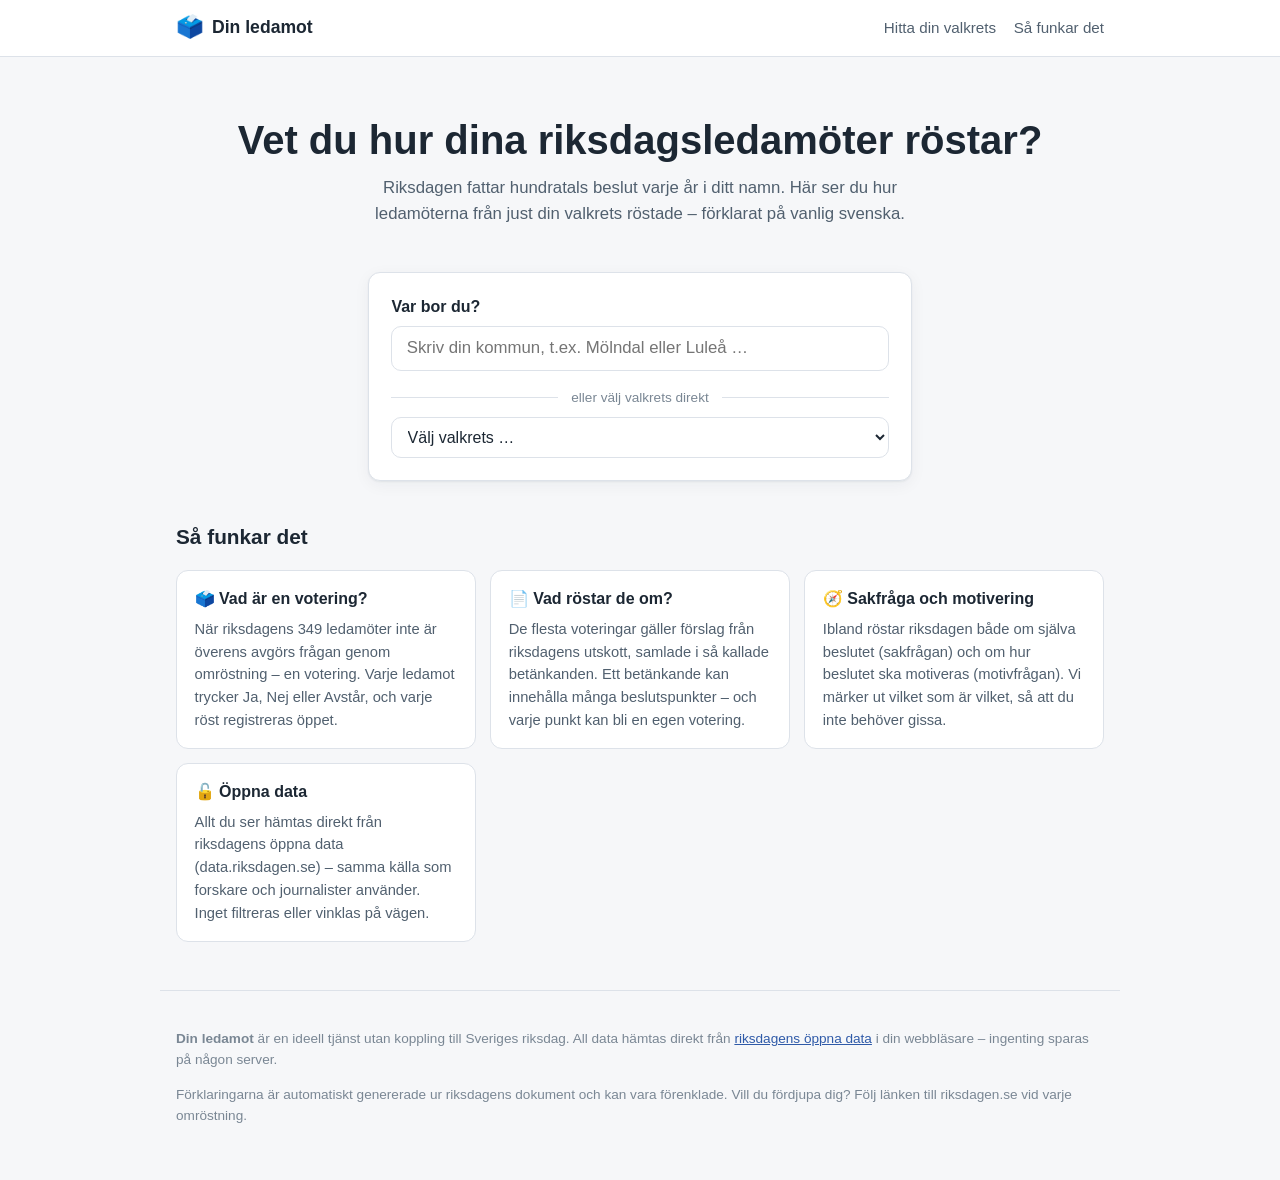
<file: din-ledamot/index.html>
<!DOCTYPE html>
<html lang="sv">
<head>
<meta charset="utf-8">
<meta name="viewport" content="width=device-width, initial-scale=1">
<title>Din ledamot – så röstar riksdagen, förklarat</title>
<meta name="description" content="Se hur riksdagsledamöterna från din valkrets röstar i frågor du bryr dig om – med begripliga förklaringar av vad varje votering faktiskt gällde. Bygger på riksdagens öppna data.">
<link rel="stylesheet" href="style.css">
<link rel="icon" href="data:image/svg+xml,<svg xmlns='http://www.w3.org/2000/svg' viewBox='0 0 100 100'><text y='.9em' font-size='90'>🗳️</text></svg>">
</head>
<body>
<a class="skiplink" href="#innehall">Hoppa till innehållet</a>

<header class="topp">
  <div class="topp-inner">
    <a href="#" class="logo" id="hemlank">
      <span class="logo-mark" aria-hidden="true">🗳️</span>
      <span class="logo-text">Din ledamot</span>
    </a>
    <nav class="topp-nav">
      <a href="#" id="nav-hem">Hitta din valkrets</a>
      <a href="#om" id="nav-om">Så funkar det</a>
    </nav>
  </div>
</header>

<div id="demobanner" class="demobanner" hidden>
  Demoläge – alla namn och röster på den här sidan är påhittade exempeldata.
</div>

<main id="innehall" class="innehall">
  <div id="app" aria-live="polite">
    <noscript>
      <p class="tomt">Den här tjänsten behöver JavaScript för att hämta data från
      riksdagens öppna data (data.riksdagen.se).</p>
    </noscript>
  </div>
</main>

<footer class="fot">
  <p>
    <strong>Din ledamot</strong> är en ideell tjänst utan koppling till Sveriges riksdag.
    All data hämtas direkt från
    <a href="https://data.riksdagen.se" rel="noopener">riksdagens öppna data</a>
    i din webbläsare – ingenting sparas på någon server.
  </p>
  <p>
    Förklaringarna är automatiskt genererade ur riksdagens dokument och kan vara förenklade.
    Vill du fördjupa dig? Följ länken till riksdagen.se vid varje omröstning.
  </p>
</footer>

<script src="kommuner.js"></script>
<script src="demo-data.js"></script>
<script src="app.js"></script>
</body>
</html>
</file>
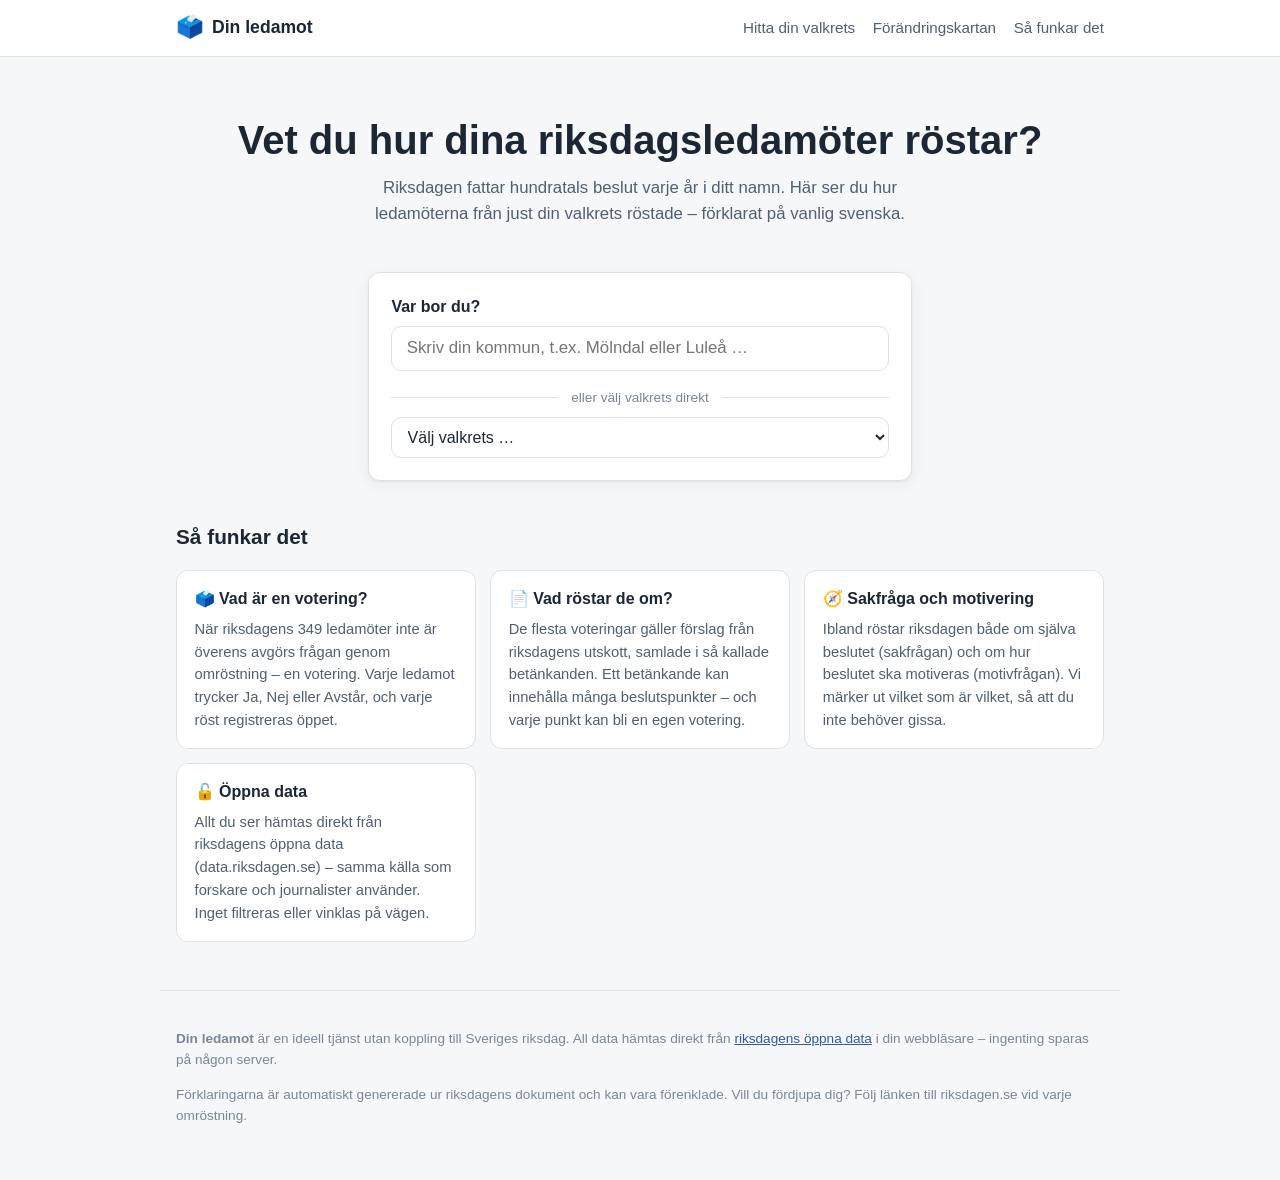
<file: docs/index.html>
<!DOCTYPE html>
<html lang="sv">
<head>
<meta charset="utf-8">
<meta name="viewport" content="width=device-width, initial-scale=1">
<title>Din ledamot – så röstar riksdagen, förklarat</title>
<meta name="description" content="Se hur riksdagsledamöterna från din valkrets röstar i frågor du bryr dig om – med begripliga förklaringar av vad varje votering faktiskt gällde. Bygger på riksdagens öppna data.">
<link rel="stylesheet" href="style.css">
<link rel="icon" href="data:image/svg+xml,<svg xmlns='http://www.w3.org/2000/svg' viewBox='0 0 100 100'><text y='.9em' font-size='90'>🗳️</text></svg>">
</head>
<body>
<a class="skiplink" href="#innehall">Hoppa till innehållet</a>

<header class="topp">
  <div class="topp-inner">
    <a href="#" class="logo" id="hemlank">
      <span class="logo-mark" aria-hidden="true">🗳️</span>
      <span class="logo-text">Din ledamot</span>
    </a>
    <nav class="topp-nav">
      <a href="#" id="nav-hem">Hitta din valkrets</a>
      <a href="karta.html">Förändringskartan</a>
      <a href="#om" id="nav-om">Så funkar det</a>
    </nav>
  </div>
</header>

<div id="demobanner" class="demobanner" hidden>
  Demoläge – alla namn och röster på den här sidan är påhittade exempeldata.
</div>

<main id="innehall" class="innehall">
  <div id="app" aria-live="polite">
    <noscript>
      <p class="tomt">Den här tjänsten behöver JavaScript för att hämta data från
      riksdagens öppna data (data.riksdagen.se).</p>
    </noscript>
  </div>
</main>

<footer class="fot">
  <p>
    <strong>Din ledamot</strong> är en ideell tjänst utan koppling till Sveriges riksdag.
    All data hämtas direkt från
    <a href="https://data.riksdagen.se" rel="noopener">riksdagens öppna data</a>
    i din webbläsare – ingenting sparas på någon server.
  </p>
  <p>
    Förklaringarna är automatiskt genererade ur riksdagens dokument och kan vara förenklade.
    Vill du fördjupa dig? Följ länken till riksdagen.se vid varje omröstning.
  </p>
</footer>

<script src="kommuner.js"></script>
<script src="ledamotsfilter.js"></script>
<script src="demo-data.js"></script>
<script src="app.js"></script>
</body>
</html>
</file>
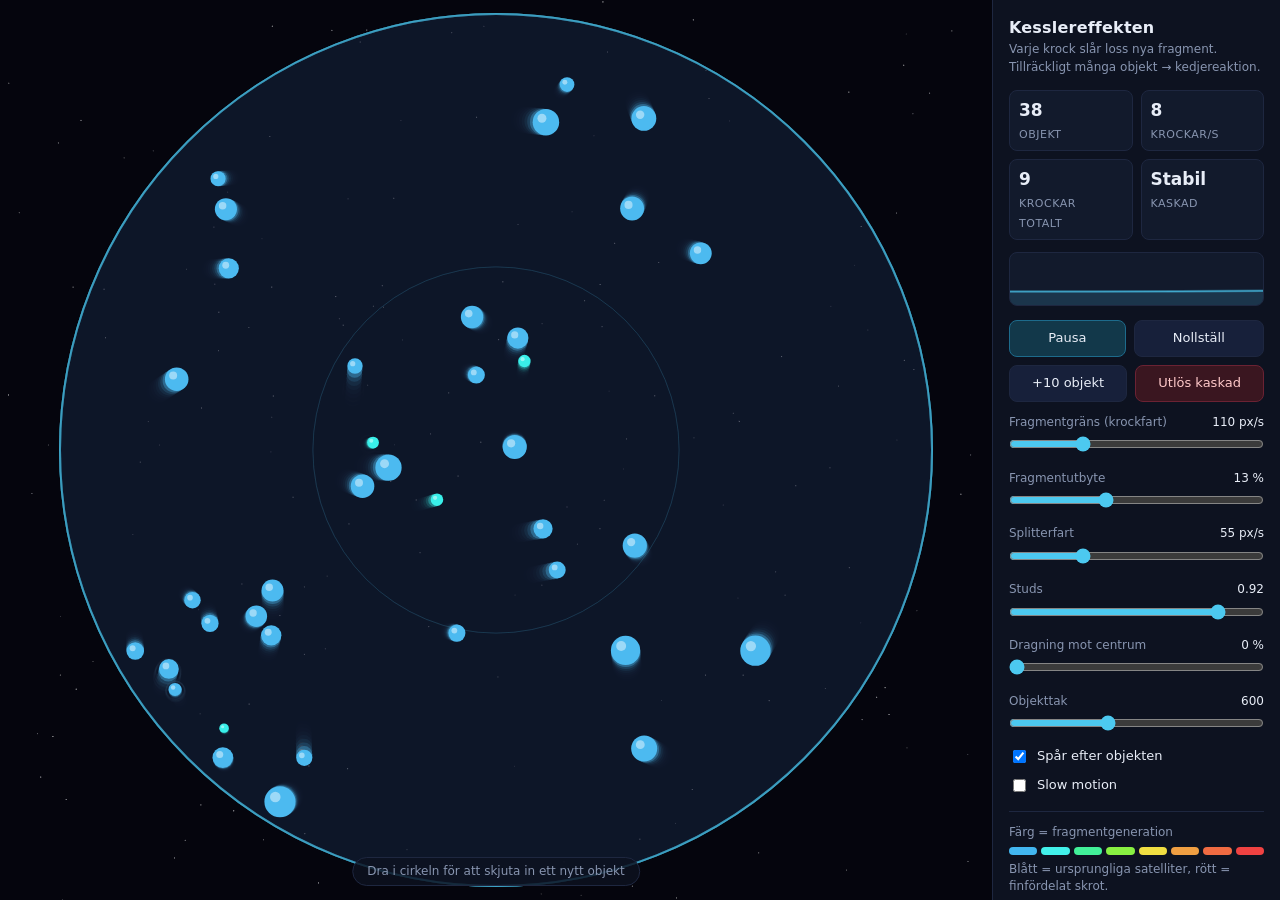
<file: kessler/index.html>
<!doctype html>
<html lang="sv">
<head>
<meta charset="utf-8">
<meta name="viewport" content="width=device-width, initial-scale=1, viewport-fit=cover">
<title>Kesslereffekten – studsande bollar</title>
<style>
  :root {
    --bg: #05070f;
    --panel: #0d1220;
    --line: #1e2740;
    --ink: #e8edf7;
    --dim: #8895b0;
    --accent: #4cc9f0;
    --warn: #ff5d5d;
  }
  * { box-sizing: border-box; }
  html, body { height: 100%; margin: 0; }
  body {
    background: var(--bg);
    color: var(--ink);
    font: 14px/1.45 ui-sans-serif, system-ui, "Segoe UI", Roboto, Helvetica, Arial, sans-serif;
    overflow: hidden;
  }
  #app { display: flex; height: 100%; }
  #stage { position: relative; flex: 1 1 auto; min-width: 0; }
  canvas#view { display: block; width: 100%; height: 100%; touch-action: none; cursor: crosshair; }

  #panel {
    flex: 0 0 288px;
    background: var(--panel);
    border-left: 1px solid var(--line);
    padding: 16px;
    overflow-y: auto;
  }
  h1 { font-size: 16px; margin: 0 0 2px; letter-spacing: .2px; }
  .sub { color: var(--dim); font-size: 12px; margin: 0 0 14px; }

  .stats { display: grid; grid-template-columns: 1fr 1fr; gap: 8px; margin-bottom: 12px; }
  .stat { background: #121a2c; border: 1px solid var(--line); border-radius: 8px; padding: 7px 9px; }
  .stat b { display: block; font-size: 17px; font-variant-numeric: tabular-nums; font-weight: 600; }
  .stat span { color: var(--dim); font-size: 11px; text-transform: uppercase; letter-spacing: .5px; }

  #graph { width: 100%; height: 54px; display: block; background: #121a2c;
           border: 1px solid var(--line); border-radius: 8px; margin-bottom: 14px; }

  .row { display: flex; gap: 8px; margin-bottom: 8px; flex-wrap: wrap; }
  button {
    flex: 1 1 auto; padding: 8px 10px; border-radius: 8px; cursor: pointer;
    background: #17203a; color: var(--ink); border: 1px solid var(--line);
    font: inherit; font-size: 13px;
  }
  button:hover { background: #1f2b4c; }
  button.primary { background: #12384a; border-color: #1d6b8c; }
  button.danger { background: #3a1620; border-color: #6b2233; color: #ffc9c9; }

  label.field { display: block; margin: 12px 0 0; font-size: 12px; color: var(--dim); }
  label.field .val { float: right; color: var(--ink); font-variant-numeric: tabular-nums; }
  input[type=range] { width: 100%; margin: 5px 0 0; accent-color: var(--accent); }
  label.check { display: flex; align-items: center; gap: 8px; margin-top: 10px; font-size: 13px; color: var(--ink); }

  .legend { margin-top: 16px; border-top: 1px solid var(--line); padding-top: 12px; font-size: 12px; color: var(--dim); }
  .legend .swatches { display: flex; gap: 4px; margin: 6px 0; }
  .legend i { flex: 1; height: 8px; border-radius: 4px; }
  kbd { background: #17203a; border: 1px solid var(--line); border-radius: 4px; padding: 0 4px; font-size: 11px; }

  #hint {
    position: absolute; left: 50%; bottom: 14px; transform: translateX(-50%);
    background: rgba(13,18,32,.82); border: 1px solid var(--line); border-radius: 999px;
    padding: 5px 14px; font-size: 12px; color: var(--dim); pointer-events: none;
    transition: opacity .4s; white-space: nowrap;
  }

  @media (max-width: 760px) {
    #app { flex-direction: column; }
    #stage { flex: 1 1 55%; }
    #panel { flex: 0 0 45%; border-left: none; border-top: 1px solid var(--line); }
  }
</style>
</head>
<body>
<div id="app">
  <div id="stage">
    <canvas id="view"></canvas>
    <div id="hint">Dra i cirkeln för att skjuta in ett nytt objekt</div>
  </div>

  <aside id="panel">
    <h1>Kesslereffekten</h1>
    <p class="sub">Varje krock slår loss nya fragment. Tillräckligt många objekt&nbsp;→ kedjereaktion.</p>

    <div class="stats">
      <div class="stat"><b id="s-objects">0</b><span>Objekt</span></div>
      <div class="stat"><b id="s-rate">0</b><span>Krockar/s</span></div>
      <div class="stat"><b id="s-total">0</b><span>Krockar totalt</span></div>
      <div class="stat"><b id="s-state">Stabil</b><span>Kaskad</span></div>
    </div>

    <canvas id="graph"></canvas>

    <div class="row">
      <button id="btn-play" class="primary">Pausa</button>
      <button id="btn-reset">Nollställ</button>
    </div>
    <div class="row">
      <button id="btn-add">+10 objekt</button>
      <button id="btn-strike" class="danger">Utlös kaskad</button>
    </div>

    <label class="field">Fragmentgräns (krockfart)<span class="val" id="v-threshold"></span>
      <input type="range" id="r-threshold" min="0" max="400" step="5"></label>
    <label class="field">Fragmentutbyte<span class="val" id="v-yield"></span>
      <input type="range" id="r-yield" min="0" max="35" step="1"></label>
    <label class="field">Splitterfart<span class="val" id="v-eject"></span>
      <input type="range" id="r-eject" min="0" max="200" step="5"></label>
    <label class="field">Studs<span class="val" id="v-rest"></span>
      <input type="range" id="r-rest" min="50" max="100" step="1"></label>
    <label class="field">Dragning mot centrum<span class="val" id="v-grav"></span>
      <input type="range" id="r-grav" min="0" max="100" step="1"></label>
    <label class="field">Objekttak<span class="val" id="v-max"></span>
      <input type="range" id="r-max" min="50" max="1500" step="50"></label>

    <label class="check"><input type="checkbox" id="c-trails" checked> Spår efter objekten</label>
    <label class="check"><input type="checkbox" id="c-slow"> Slow motion</label>

    <div class="legend">
      <div>Färg = fragmentgeneration</div>
      <div class="swatches" id="swatches"></div>
      <div>Blått = ursprungliga satelliter, rött = finfördelat skrot.</div>
      <div style="margin-top:8px"><kbd>Mellanslag</kbd> pausa · <kbd>R</kbd> nollställ · <kbd>A</kbd> lägg till</div>
    </div>
  </aside>
</div>

<script>
"use strict";

// ---------------------------------------------------------------------------
// Kesslereffekten: objekt i en cirkulär bana krockar, varje krock slår loss
// splitter som i sin tur kan krocka. Mass (area) tas från de två objekt som
// krockar, så materia försvinner inte – den finfördelas. Kaskaden drivs av
// splitterfarten, som är den enda energi som tillförs systemet.
// ---------------------------------------------------------------------------

const TAU = Math.PI * 2;
const FIXED_DT = 1 / 120;      // fast fysiksteg → samma beteende oavsett skärm
const MAX_STEPS = 5;           // fångar upp hack utan att spirala ur kontroll
const MIN_R = 2.2;             // minsta objekt; mindre än så blir inte splitter
const MAX_SPEED = 900;         // px/s, hindrar numeriska rymningar
const GEN_HUES = [200, 178, 150, 96, 54, 32, 14, 0];

const world = {
  cx: 0, cy: 0, R: 0,
  balls: [],
  restitution: 0.92,
  gravity: 0,            // px/s² mot centrum
  fragThreshold: 110,    // krockfart (px/s) som krävs för att slå loss splitter
  fragYield: 0.13,       // andel av parens area som blir splitter
  ejectSpeed: 55,        // extra fart splittret får – kaskadens energikälla
  maxBalls: 600,
  running: true,
  slow: false,
  trails: true,
  collisions: 0,
  time: 0
};

// --- Objekt ----------------------------------------------------------------

function makeBall(x, y, vx, vy, r, gen) {
  return { x, y, vx, vy, r, m: r * r, gen, flash: 0 };
}

function setRadius(b, r) { b.r = r; b.m = r * r; }

function clampSpeed(b) {
  const s2 = b.vx * b.vx + b.vy * b.vy;
  if (s2 > MAX_SPEED * MAX_SPEED) {
    const k = MAX_SPEED / Math.sqrt(s2);
    b.vx *= k; b.vy *= k;
  }
}

// Slumpar in ett objekt som inte redan ligger i något annat.
function spawnBall(r, gen = 0, speed = 130) {
  for (let attempt = 0; attempt < 40; attempt++) {
    const a = Math.random() * TAU;
    const d = Math.sqrt(Math.random()) * (world.R - r - 2);
    const x = world.cx + Math.cos(a) * d;
    const y = world.cy + Math.sin(a) * d;
    let free = true;
    for (const o of world.balls) {
      const dx = o.x - x, dy = o.y - y, rr = o.r + r;
      if (dx * dx + dy * dy < rr * rr) { free = false; break; }
    }
    if (!free) continue;
    const va = Math.random() * TAU;
    const v = speed * (0.5 + Math.random());
    world.balls.push(makeBall(x, y, Math.cos(va) * v, Math.sin(va) * v, r, gen));
    return true;
  }
  return false;
}

function reset(n = 34) {
  world.balls.length = 0;
  world.collisions = 0;
  world.time = 0;
  history.length = 0;
  rateWindow.length = 0;
  for (let i = 0; i < n; i++) spawnBall(7 + Math.random() * 9, 0);
}

// Ett snabbt projektil utifrån – "antisatellitrobot" som startar kaskaden.
function strike() {
  const a = Math.random() * TAU;
  const r = 9;
  const d = world.R - r - 1;
  const x = world.cx + Math.cos(a) * d;
  const y = world.cy + Math.sin(a) * d;
  const spread = (Math.random() - 0.5) * 1.2;
  const dir = a + Math.PI + spread;
  const b = makeBall(x, y, Math.cos(dir) * 620, Math.sin(dir) * 620, r, 0);
  world.balls.push(b);
}

// --- Fysik -----------------------------------------------------------------

function step(dt) {
  const balls = world.balls;

  // Rörelse + dragning mot centrum.
  for (const b of balls) {
    if (world.gravity > 0) {
      const dx = world.cx - b.x, dy = world.cy - b.y;
      const d = Math.hypot(dx, dy) || 1;
      b.vx += (dx / d) * world.gravity * dt;
      b.vy += (dy / d) * world.gravity * dt;
    }
    b.x += b.vx * dt;
    b.y += b.vy * dt;
    if (b.flash > 0) b.flash -= dt * 4;
  }

  // Cirkulär vägg: studsa längs normalen in mot centrum.
  for (const b of balls) {
    const dx = b.x - world.cx, dy = b.y - world.cy;
    const d = Math.hypot(dx, dy);
    const limit = world.R - b.r;
    if (d > limit) {
      const nx = d > 0 ? dx / d : 1, ny = d > 0 ? dy / d : 0;
      b.x = world.cx + nx * limit;
      b.y = world.cy + ny * limit;
      const vn = b.vx * nx + b.vy * ny;
      if (vn > 0) {
        b.vx -= (1 + world.restitution) * vn * nx;
        b.vy -= (1 + world.restitution) * vn * ny;
      }
    }
  }

  collide(balls);
  for (const b of balls) clampSpeed(b);
}

// Bredfasen: enkelt rutnät, annars blir det O(n²) när skrotet växer.
const grid = new Map();
function collide(balls) {
  let maxR = MIN_R;
  for (const b of balls) if (b.r > maxR) maxR = b.r;
  const cell = Math.max(8, maxR * 2);

  grid.clear();
  for (let i = 0; i < balls.length; i++) {
    const b = balls[i];
    const key = (Math.floor(b.x / cell) << 16) ^ (Math.floor(b.y / cell) & 0xffff);
    let bucket = grid.get(key);
    if (!bucket) grid.set(key, bucket = []);
    bucket.push(i);
  }

  // Endast "framåt"-grannar, så varje par testas exakt en gång.
  const NEIGH = [[1, 0], [0, 1], [1, 1], [-1, 1]];
  const spawned = [];
  for (const [key, bucket] of grid) {
    for (let a = 0; a < bucket.length; a++) {
      for (let b = a + 1; b < bucket.length; b++) resolve(balls[bucket[a]], balls[bucket[b]], spawned);
    }
    const gx = key >> 16, gy = (key << 16) >> 16;
    for (const [ox, oy] of NEIGH) {
      const other = grid.get(((gx + ox) << 16) ^ ((gy + oy) & 0xffff));
      if (!other) continue;
      for (const i of bucket) for (const j of other) resolve(balls[i], balls[j], spawned);
    }
  }
  for (const b of spawned) balls.push(b);
}

function resolve(a, b, spawned) {
  const dx = b.x - a.x, dy = b.y - a.y;
  const rr = a.r + b.r;
  const d2 = dx * dx + dy * dy;
  if (d2 >= rr * rr || d2 === 0) return;

  const d = Math.sqrt(d2);
  const nx = dx / d, ny = dy / d;

  // Separera först, viktat efter massa, annars fastnar objekt i varandra.
  const overlap = rr - d;
  const invA = 1 / a.m, invB = 1 / b.m, invSum = invA + invB;
  a.x -= nx * overlap * (invA / invSum);
  a.y -= ny * overlap * (invA / invSum);
  b.x += nx * overlap * (invB / invSum);
  b.y += ny * overlap * (invB / invSum);

  const rvn = (b.vx - a.vx) * nx + (b.vy - a.vy) * ny;
  if (rvn > 0) return;                      // rör sig redan isär

  const impact = -rvn;
  const j = -(1 + world.restitution) * rvn / invSum;
  a.vx -= j * invA * nx; a.vy -= j * invA * ny;
  b.vx += j * invB * nx; b.vy += j * invB * ny;

  world.collisions++;
  // Blixten skalas med anslaget, annars blinkar hela skärmen när skrotet
  // studsar smått mot varandra.
  const flash = Math.min(1, impact / 260);
  if (flash > a.flash) a.flash = flash;
  if (flash > b.flash) b.flash = flash;

  fragment(a, b, nx, ny, d, impact, spawned);
}

// Kesslerbiten: hård krock river loss splitter ur båda objekten.
function fragment(a, b, nx, ny, d, impact, spawned) {
  if (impact < world.fragThreshold) return;
  if (world.fragYield <= 0) return;
  if (world.balls.length + spawned.length >= world.maxBalls) return;

  const f = world.fragYield;
  const newA = Math.sqrt(a.m * (1 - f));
  const newB = Math.sqrt(b.m * (1 - f));
  if (newA < MIN_R || newB < MIN_R) return;   // för små för att splittras mer

  const dm = a.m * f + b.m * f;               // area som lämnar föräldrarna
  const rNew = Math.sqrt(dm);
  if (rNew < MIN_R) return;

  // Rörelsemängden i det bortslagna materialet följer med splittret, plus en
  // slumpad utkastfart. Den kicken är den energi som får kaskaden att växa.
  const px = a.m * f * a.vx + b.m * f * b.vx;
  const py = a.m * f * a.vy + b.m * f * b.vy;
  const ka = Math.random() * TAU;
  const kick = world.ejectSpeed * (0.5 + Math.random());

  setRadius(a, newA);
  setRadius(b, newB);

  // Placeras vid kontaktpunkten men förskjuten i sidled så den inte direkt
  // ligger inuti någon av föräldrarna.
  const cxp = a.x + nx * (d * 0.5);
  const cyp = a.y + ny * (d * 0.5);
  const side = Math.random() < 0.5 ? 1 : -1;
  const frag = makeBall(
    cxp + -ny * side * (rNew + 0.5),
    cyp + nx * side * (rNew + 0.5),
    px / dm + Math.cos(ka) * kick,
    py / dm + Math.sin(ka) * kick,
    rNew,
    Math.min(GEN_HUES.length - 1, Math.max(a.gen, b.gen) + 1)
  );
  frag.flash = 1;   // nytt splitter markeras alltid
  clampSpeed(frag);
  spawned.push(frag);
}

// --- Rendering -------------------------------------------------------------

const view = document.getElementById("view");
const ctx = view.getContext("2d");
let dpr = 1;

function resize() {
  const rect = view.getBoundingClientRect();
  dpr = Math.min(window.devicePixelRatio || 1, 2);
  view.width = Math.max(1, Math.round(rect.width * dpr));
  view.height = Math.max(1, Math.round(rect.height * dpr));
  ctx.setTransform(dpr, 0, 0, dpr, 0, 0);

  const prevR = world.R;
  world.cx = rect.width / 2;
  world.cy = rect.height / 2;
  world.R = Math.max(60, Math.min(rect.width, rect.height) / 2 - 14);

  // Skala om innehållet så inget hamnar utanför den nya ringen.
  if (prevR > 0 && world.balls.length) {
    const k = world.R / prevR;
    for (const b of world.balls) {
      b.x = world.cx + (b.x - world.cx) * k;
      b.y = world.cy + (b.y - world.cy) * k;
    }
  }
  stars = makeStars(rect.width, rect.height);
  clearCanvas();
}

let stars = [];
function makeStars(w, h) {
  const out = [];
  for (let i = 0; i < Math.round(w * h / 5200); i++) {
    out.push({ x: Math.random() * w, y: Math.random() * h, a: 0.15 + Math.random() * 0.5 });
  }
  return out;
}

function clearCanvas() {
  ctx.fillStyle = "#05070f";
  ctx.fillRect(0, 0, view.width / dpr, view.height / dpr);
}

function draw() {
  const w = view.width / dpr, h = view.height / dpr;

  if (world.trails) {
    ctx.fillStyle = "rgba(5,7,15,0.26)";
    ctx.fillRect(0, 0, w, h);
  } else {
    clearCanvas();
  }

  ctx.fillStyle = "#ffffff";
  for (const s of stars) {
    ctx.globalAlpha = s.a * 0.5;
    ctx.fillRect(s.x, s.y, 1, 1);
  }
  ctx.globalAlpha = 1;

  // Bana + insida
  ctx.beginPath();
  ctx.arc(world.cx, world.cy, world.R, 0, TAU);
  ctx.fillStyle = "rgba(20,32,58,0.32)";
  ctx.fill();
  ctx.lineWidth = 2;
  ctx.strokeStyle = "rgba(76,201,240,0.55)";
  ctx.stroke();

  ctx.beginPath();
  ctx.arc(world.cx, world.cy, world.R * 0.42, 0, TAU);
  ctx.strokeStyle = "rgba(76,201,240,0.10)";
  ctx.lineWidth = 1;
  ctx.stroke();

  for (const b of world.balls) {
    const hue = GEN_HUES[b.gen];
    ctx.beginPath();
    ctx.arc(b.x, b.y, b.r, 0, TAU);
    ctx.fillStyle = `hsl(${hue} 85% ${b.gen === 0 ? 62 : 58}%)`;
    ctx.fill();
    if (b.r > 4) {
      ctx.beginPath();
      ctx.arc(b.x - b.r * 0.3, b.y - b.r * 0.3, b.r * 0.34, 0, TAU);
      ctx.fillStyle = "rgba(255,255,255,0.45)";
      ctx.fill();
    }
    if (b.flash > 0.12) {
      ctx.beginPath();
      ctx.arc(b.x, b.y, b.r + 5 * b.flash + 2, 0, TAU);
      ctx.strokeStyle = `hsla(${hue} 100% 78% / ${b.flash * 0.8})`;
      ctx.lineWidth = 1.5;
      ctx.stroke();
    }
  }

  if (drag.active) {
    ctx.beginPath();
    ctx.moveTo(drag.x0, drag.y0);
    ctx.lineTo(drag.x1, drag.y1);
    ctx.strokeStyle = "rgba(255,255,255,0.55)";
    ctx.setLineDash([4, 4]);
    ctx.lineWidth = 1.5;
    ctx.stroke();
    ctx.setLineDash([]);
    ctx.beginPath();
    ctx.arc(drag.x0, drag.y0, 8, 0, TAU);
    ctx.strokeStyle = "rgba(255,255,255,0.75)";
    ctx.stroke();
  }
}

// --- Statistik och graf ----------------------------------------------------

const history = [];       // {n} en gång per 0,25 s
const rateWindow = [];    // krocktider för krockar/s
let lastCollisions = 0;
let sampleAcc = 0;

const graph = document.getElementById("graph");
const gctx = graph.getContext("2d");

function sample(dt) {
  const newOnes = world.collisions - lastCollisions;
  lastCollisions = world.collisions;
  for (let i = 0; i < newOnes; i++) rateWindow.push(world.time);
  while (rateWindow.length && rateWindow[0] < world.time - 1) rateWindow.shift();

  sampleAcc += dt;
  if (sampleAcc >= 0.25) {
    sampleAcc = 0;
    history.push(world.balls.length);
    if (history.length > 220) history.shift();
  }
}

function drawGraph() {
  const rect = graph.getBoundingClientRect();
  if (graph.width !== Math.round(rect.width * dpr)) {
    graph.width = Math.round(rect.width * dpr);
    graph.height = Math.round(rect.height * dpr);
  }
  const w = graph.width / dpr, h = graph.height / dpr;
  gctx.setTransform(dpr, 0, 0, dpr, 0, 0);
  gctx.clearRect(0, 0, w, h);
  if (history.length < 2) return;

  const max = Math.max(world.maxBalls * 0.25, ...history);
  gctx.beginPath();
  for (let i = 0; i < history.length; i++) {
    const x = (i / (history.length - 1)) * w;
    const y = h - 3 - (history[i] / max) * (h - 8);
    i ? gctx.lineTo(x, y) : gctx.moveTo(x, y);
  }
  gctx.strokeStyle = "#4cc9f0";
  gctx.lineWidth = 1.5;
  gctx.stroke();
  gctx.lineTo(w, h); gctx.lineTo(0, h); gctx.closePath();
  gctx.fillStyle = "rgba(76,201,240,0.16)";
  gctx.fill();
}

const el = id => document.getElementById(id);
function updateStats() {
  el("s-objects").textContent = world.balls.length;
  el("s-rate").textContent = rateWindow.length;
  el("s-total").textContent = world.collisions;

  // Eskalerande = populationen växer tydligt över det senaste par sekunderna.
  let state = "Stabil", color = "#e8edf7";
  if (world.balls.length >= world.maxBalls) { state = "Mättad"; color = "#ffd166"; }
  else if (history.length > 12) {
    const now = history[history.length - 1];
    const then = history[history.length - 12];
    if (now > then * 1.08 + 1) { state = "Eskalerar"; color = "#ff5d5d"; }
    else if (now > then + 0.5) { state = "Växer"; color = "#ffd166"; }
  }
  const s = el("s-state");
  s.textContent = state;
  s.style.color = color;
}

// --- Loop ------------------------------------------------------------------

let acc = 0, last = performance.now();
function frame(now) {
  let elapsed = Math.min((now - last) / 1000, 0.1);
  last = now;

  if (world.running) {
    const scale = world.slow ? 0.25 : 1;
    acc += elapsed * scale;
    let steps = 0;
    while (acc >= FIXED_DT && steps < MAX_STEPS) {
      step(FIXED_DT);
      world.time += FIXED_DT;
      acc -= FIXED_DT;
      steps++;
    }
    if (acc > FIXED_DT * MAX_STEPS) acc = 0;
    sample(elapsed * scale);
  }

  draw();
  drawGraph();
  updateStats();
  requestAnimationFrame(frame);
}

// --- Interaktion -----------------------------------------------------------

const drag = { active: false, x0: 0, y0: 0, x1: 0, y1: 0 };

function localPoint(ev) {
  const rect = view.getBoundingClientRect();
  return { x: ev.clientX - rect.left, y: ev.clientY - rect.top };
}

view.addEventListener("pointerdown", ev => {
  const p = localPoint(ev);
  if (Math.hypot(p.x - world.cx, p.y - world.cy) > world.R - 6) return;
  drag.active = true;
  drag.x0 = drag.x1 = p.x;
  drag.y0 = drag.y1 = p.y;
  view.setPointerCapture(ev.pointerId);
  hideHint();
});
view.addEventListener("pointermove", ev => {
  if (!drag.active) return;
  const p = localPoint(ev);
  drag.x1 = p.x; drag.y1 = p.y;
});
view.addEventListener("pointerup", () => {
  if (!drag.active) return;
  drag.active = false;
  // Slangbella: dra bakåt och släpp.
  const vx = (drag.x0 - drag.x1) * 2.6;
  const vy = (drag.y0 - drag.y1) * 2.6;
  const b = makeBall(drag.x0, drag.y0, vx, vy, 10, 0);
  clampSpeed(b);
  world.balls.push(b);
});
view.addEventListener("pointercancel", () => { drag.active = false; });

let hintTimer = setTimeout(hideHint, 6000);
function hideHint() {
  clearTimeout(hintTimer);
  const h = el("hint");
  h.style.opacity = "0";
}

// Reglagen: [range-id, statusfält, world-nyckel, omvandling, etikett]
const controls = [
  ["r-threshold", "v-threshold", "fragThreshold", v => v, v => Math.round(v) + " px/s"],
  ["r-yield", "v-yield", "fragYield", v => v / 100, v => Math.round(v) + " %"],
  ["r-eject", "v-eject", "ejectSpeed", v => v, v => Math.round(v) + " px/s"],
  ["r-rest", "v-rest", "restitution", v => v / 100, v => (v / 100).toFixed(2)],
  ["r-grav", "v-grav", "gravity", v => v * 2, v => Math.round(v) + " %"],
  ["r-max", "v-max", "maxBalls", v => v, v => String(Math.round(v))]
];

for (const [rid, vid, key, toWorld, label] of controls) {
  const input = el(rid);
  // Startvärdet läses ur world så reglage och simulering aldrig glider isär.
  const initial = key === "fragYield" ? world.fragYield * 100
    : key === "restitution" ? world.restitution * 100
    : key === "gravity" ? world.gravity / 2
    : world[key];
  input.value = String(initial);
  const sync = () => {
    const raw = Number(input.value);
    world[key] = toWorld(raw);
    el(vid).textContent = label(raw);
  };
  input.addEventListener("input", sync);
  sync();
}

el("c-trails").addEventListener("change", e => {
  world.trails = e.target.checked;
  if (!world.trails) clearCanvas();
});
el("c-slow").addEventListener("change", e => { world.slow = e.target.checked; });

el("btn-play").addEventListener("click", () => {
  world.running = !world.running;
  el("btn-play").textContent = world.running ? "Pausa" : "Kör";
  last = performance.now();
});
el("btn-reset").addEventListener("click", () => { reset(); clearCanvas(); });
el("btn-add").addEventListener("click", () => {
  for (let i = 0; i < 10; i++) spawnBall(7 + Math.random() * 9, 0);
});
el("btn-strike").addEventListener("click", strike);

window.addEventListener("keydown", ev => {
  if (ev.target.matches("input, button")) return;
  if (ev.code === "Space") { ev.preventDefault(); el("btn-play").click(); }
  else if (ev.key === "r" || ev.key === "R") el("btn-reset").click();
  else if (ev.key === "a" || ev.key === "A") el("btn-add").click();
});

const sw = el("swatches");
for (const hue of GEN_HUES) {
  const i = document.createElement("i");
  i.style.background = `hsl(${hue} 85% 60%)`;
  sw.appendChild(i);
}

window.addEventListener("resize", resize);
resize();
reset();
requestAnimationFrame(frame);
</script>
</body>
</html>
</file>
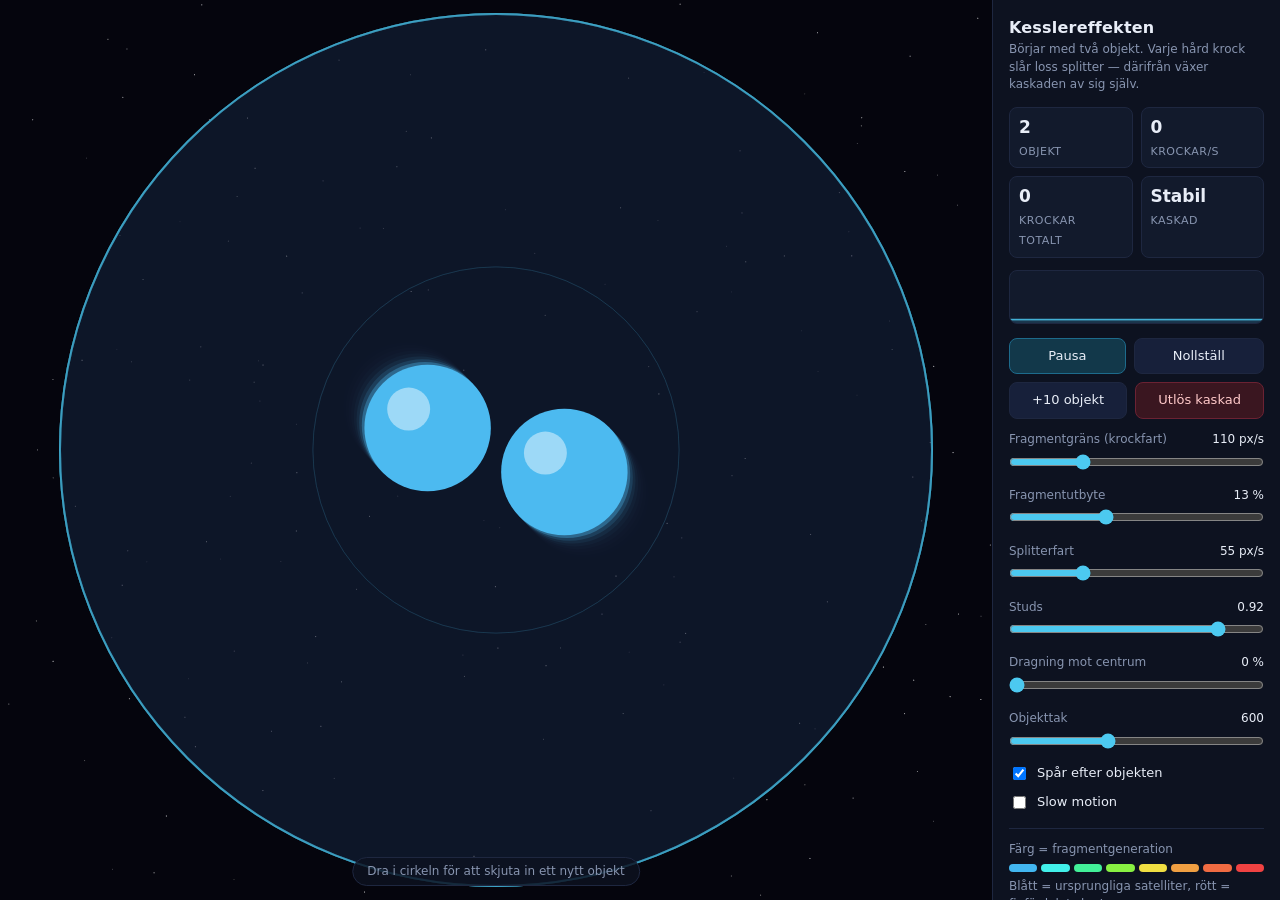
<file: docs/kessler/index.html>
<!doctype html>
<html lang="sv">
<head>
<meta charset="utf-8">
<meta name="viewport" content="width=device-width, initial-scale=1, viewport-fit=cover">
<title>Kesslereffekten – studsande bollar</title>
<style>
  :root {
    --bg: #05070f;
    --panel: #0d1220;
    --line: #1e2740;
    --ink: #e8edf7;
    --dim: #8895b0;
    --accent: #4cc9f0;
    --warn: #ff5d5d;
  }
  * { box-sizing: border-box; }
  html, body { height: 100%; margin: 0; }
  body {
    background: var(--bg);
    color: var(--ink);
    font: 14px/1.45 ui-sans-serif, system-ui, "Segoe UI", Roboto, Helvetica, Arial, sans-serif;
    overflow: hidden;
  }
  #app { display: flex; height: 100%; }
  #stage { position: relative; flex: 1 1 auto; min-width: 0; }
  canvas#view { display: block; width: 100%; height: 100%; touch-action: none; cursor: crosshair; }

  #panel {
    flex: 0 0 288px;
    background: var(--panel);
    border-left: 1px solid var(--line);
    padding: 16px;
    overflow-y: auto;
  }
  h1 { font-size: 16px; margin: 0 0 2px; letter-spacing: .2px; }
  .sub { color: var(--dim); font-size: 12px; margin: 0 0 14px; }

  .stats { display: grid; grid-template-columns: 1fr 1fr; gap: 8px; margin-bottom: 12px; }
  .stat { background: #121a2c; border: 1px solid var(--line); border-radius: 8px; padding: 7px 9px; }
  .stat b { display: block; font-size: 17px; font-variant-numeric: tabular-nums; font-weight: 600; }
  .stat span { color: var(--dim); font-size: 11px; text-transform: uppercase; letter-spacing: .5px; }

  #graph { width: 100%; height: 54px; display: block; background: #121a2c;
           border: 1px solid var(--line); border-radius: 8px; margin-bottom: 14px; }

  .row { display: flex; gap: 8px; margin-bottom: 8px; flex-wrap: wrap; }
  button {
    flex: 1 1 auto; padding: 8px 10px; border-radius: 8px; cursor: pointer;
    background: #17203a; color: var(--ink); border: 1px solid var(--line);
    font: inherit; font-size: 13px;
  }
  button:hover { background: #1f2b4c; }
  button.primary { background: #12384a; border-color: #1d6b8c; }
  button.danger { background: #3a1620; border-color: #6b2233; color: #ffc9c9; }

  label.field { display: block; margin: 12px 0 0; font-size: 12px; color: var(--dim); }
  label.field .val { float: right; color: var(--ink); font-variant-numeric: tabular-nums; }
  input[type=range] { width: 100%; margin: 5px 0 0; accent-color: var(--accent); }
  label.check { display: flex; align-items: center; gap: 8px; margin-top: 10px; font-size: 13px; color: var(--ink); }

  .legend { margin-top: 16px; border-top: 1px solid var(--line); padding-top: 12px; font-size: 12px; color: var(--dim); }
  .legend .swatches { display: flex; gap: 4px; margin: 6px 0; }
  .legend i { flex: 1; height: 8px; border-radius: 4px; }
  kbd { background: #17203a; border: 1px solid var(--line); border-radius: 4px; padding: 0 4px; font-size: 11px; }

  #hint {
    position: absolute; left: 50%; bottom: 14px; transform: translateX(-50%);
    background: rgba(13,18,32,.82); border: 1px solid var(--line); border-radius: 999px;
    padding: 5px 14px; font-size: 12px; color: var(--dim); pointer-events: none;
    transition: opacity .4s; white-space: nowrap;
  }

  @media (max-width: 760px) {
    #app { flex-direction: column; }
    #stage { flex: 1 1 55%; }
    #panel { flex: 0 0 45%; border-left: none; border-top: 1px solid var(--line); }
  }
</style>
</head>
<body>
<div id="app">
  <div id="stage">
    <canvas id="view"></canvas>
    <div id="hint">Dra i cirkeln för att skjuta in ett nytt objekt</div>
  </div>

  <aside id="panel">
    <h1>Kesslereffekten</h1>
    <p class="sub">Börjar med tv&aring; objekt. Varje h&aring;rd krock sl&aring;r loss splitter&nbsp;&mdash; d&auml;rifr&aring;n v&auml;xer kaskaden av sig sj&auml;lv.</p>

    <div class="stats">
      <div class="stat"><b id="s-objects">0</b><span>Objekt</span></div>
      <div class="stat"><b id="s-rate">0</b><span>Krockar/s</span></div>
      <div class="stat"><b id="s-total">0</b><span>Krockar totalt</span></div>
      <div class="stat"><b id="s-state">Stabil</b><span>Kaskad</span></div>
    </div>

    <canvas id="graph"></canvas>

    <div class="row">
      <button id="btn-play" class="primary">Pausa</button>
      <button id="btn-reset">Nollställ</button>
    </div>
    <div class="row">
      <button id="btn-add">+10 objekt</button>
      <button id="btn-strike" class="danger">Utlös kaskad</button>
    </div>

    <label class="field">Fragmentgräns (krockfart)<span class="val" id="v-threshold"></span>
      <input type="range" id="r-threshold" min="0" max="400" step="5"></label>
    <label class="field">Fragmentutbyte<span class="val" id="v-yield"></span>
      <input type="range" id="r-yield" min="0" max="35" step="1"></label>
    <label class="field">Splitterfart<span class="val" id="v-eject"></span>
      <input type="range" id="r-eject" min="0" max="200" step="5"></label>
    <label class="field">Studs<span class="val" id="v-rest"></span>
      <input type="range" id="r-rest" min="50" max="100" step="1"></label>
    <label class="field">Dragning mot centrum<span class="val" id="v-grav"></span>
      <input type="range" id="r-grav" min="0" max="100" step="1"></label>
    <label class="field">Objekttak<span class="val" id="v-max"></span>
      <input type="range" id="r-max" min="50" max="1500" step="50"></label>

    <label class="check"><input type="checkbox" id="c-trails" checked> Spår efter objekten</label>
    <label class="check"><input type="checkbox" id="c-slow"> Slow motion</label>

    <div class="legend">
      <div>Färg = fragmentgeneration</div>
      <div class="swatches" id="swatches"></div>
      <div>Blått = ursprungliga satelliter, rött = finfördelat skrot.</div>
      <div style="margin-top:8px"><kbd>Mellanslag</kbd> pausa · <kbd>R</kbd> nollställ · <kbd>A</kbd> lägg till</div>
    </div>
  </aside>
</div>

<script>
"use strict";

// ---------------------------------------------------------------------------
// Kesslereffekten: objekt i en cirkulär bana krockar, varje krock slår loss
// splitter som i sin tur kan krocka. Mass (area) tas från de två objekt som
// krockar, så materia försvinner inte – den finfördelas. Kaskaden drivs av
// splitterfarten, som är den enda energi som tillförs systemet.
// ---------------------------------------------------------------------------

const TAU = Math.PI * 2;
const FIXED_DT = 1 / 120;      // fast fysiksteg → samma beteende oavsett skärm
const MAX_STEPS = 5;           // fångar upp hack utan att spirala ur kontroll
const MIN_R = 2.2;             // minsta objekt; mindre än så blir inte splitter
const MAX_SPEED = 900;         // px/s, hindrar numeriska rymningar
const GEN_HUES = [200, 178, 150, 96, 54, 32, 14, 0];

const world = {
  cx: 0, cy: 0, R: 0,
  balls: [],
  restitution: 0.92,
  gravity: 0,            // px/s² mot centrum
  fragThreshold: 110,    // krockfart (px/s) som krävs för att slå loss splitter
  fragYield: 0.13,       // andel av parens area som blir splitter
  ejectSpeed: 55,        // extra fart splittret får – kaskadens energikälla
  maxBalls: 600,
  running: true,
  slow: false,
  trails: true,
  collisions: 0,
  time: 0
};

// --- Objekt ----------------------------------------------------------------

function makeBall(x, y, vx, vy, r, gen) {
  return { x, y, vx, vy, r, m: r * r, gen, flash: 0 };
}

function setRadius(b, r) { b.r = r; b.m = r * r; }

function clampSpeed(b) {
  const s2 = b.vx * b.vx + b.vy * b.vy;
  if (s2 > MAX_SPEED * MAX_SPEED) {
    const k = MAX_SPEED / Math.sqrt(s2);
    b.vx *= k; b.vy *= k;
  }
}

// Slumpar in ett objekt som inte redan ligger i något annat.
function spawnBall(r, gen = 0, speed = 130) {
  for (let attempt = 0; attempt < 40; attempt++) {
    const a = Math.random() * TAU;
    const d = Math.sqrt(Math.random()) * (world.R - r - 2);
    const x = world.cx + Math.cos(a) * d;
    const y = world.cy + Math.sin(a) * d;
    let free = true;
    for (const o of world.balls) {
      const dx = o.x - x, dy = o.y - y, rr = o.r + r;
      if (dx * dx + dy * dy < rr * rr) { free = false; break; }
    }
    if (!free) continue;
    const va = Math.random() * TAU;
    const v = speed * (0.5 + Math.random());
    world.balls.push(makeBall(x, y, Math.cos(va) * v, Math.sin(va) * v, r, gen));
    return true;
  }
  return false;
}

// Simuleringen börjar med två objekt. De skickas mot varandra så att den
// första krocken garanterat blir hård nog att slå loss splitter – allt som
// händer därefter är kaskadens eget verk, inte något vi har sått.
function reset() {
  world.balls.length = 0;
  world.collisions = 0;
  world.time = 0;
  history.length = 0;
  rateWindow.length = 0;
  lastCollisions = 0;
  sampleAcc = 0;

  const axis = Math.random() * TAU;
  const nx = Math.cos(axis), ny = Math.sin(axis);
  const px = -ny, py = nx;
  const d = world.R * 0.72;
  // Objekten är stora med flit: all massa i systemet kommer härifrån, och
  // eftersom krockar bara finfördelar den sätter startmassan taket för hur
  // många fragment kaskaden kan nå. Två små bollar plana ut på ett tiotal.
  const r = Math.max(12, world.R * 0.145);
  const speed = 230;
  // Sidoförskjutning åt var sitt håll ger en snedträff; en helt central krock
  // kastar bara ut objekten längs samma linje igen.
  const off = r * 0.55;
  world.balls.push(
    makeBall(world.cx - nx * d + px * off, world.cy - ny * d + py * off,
             nx * speed, ny * speed, r, 0),
    makeBall(world.cx + nx * d - px * off, world.cy + ny * d - py * off,
             -nx * speed, -ny * speed, r, 0)
  );
}

// Ett snabbt projektil utifrån – "antisatellitrobot" som startar kaskaden.
function strike() {
  const a = Math.random() * TAU;
  const r = 9;
  const d = world.R - r - 1;
  const x = world.cx + Math.cos(a) * d;
  const y = world.cy + Math.sin(a) * d;
  const spread = (Math.random() - 0.5) * 1.2;
  const dir = a + Math.PI + spread;
  const b = makeBall(x, y, Math.cos(dir) * 620, Math.sin(dir) * 620, r, 0);
  world.balls.push(b);
}

// --- Fysik -----------------------------------------------------------------

function step(dt) {
  const balls = world.balls;

  // Rörelse + dragning mot centrum.
  for (const b of balls) {
    if (world.gravity > 0) {
      const dx = world.cx - b.x, dy = world.cy - b.y;
      const d = Math.hypot(dx, dy) || 1;
      b.vx += (dx / d) * world.gravity * dt;
      b.vy += (dy / d) * world.gravity * dt;
    }
    b.x += b.vx * dt;
    b.y += b.vy * dt;
    if (b.flash > 0) b.flash -= dt * 4;
  }

  // Cirkulär vägg: studsa längs normalen in mot centrum.
  for (const b of balls) {
    const dx = b.x - world.cx, dy = b.y - world.cy;
    const d = Math.hypot(dx, dy);
    const limit = world.R - b.r;
    if (d > limit) {
      const nx = d > 0 ? dx / d : 1, ny = d > 0 ? dy / d : 0;
      b.x = world.cx + nx * limit;
      b.y = world.cy + ny * limit;
      const vn = b.vx * nx + b.vy * ny;
      if (vn > 0) {
        b.vx -= (1 + world.restitution) * vn * nx;
        b.vy -= (1 + world.restitution) * vn * ny;
      }
    }
  }

  collide(balls);
  for (const b of balls) clampSpeed(b);
}

// Bredfasen: enkelt rutnät, annars blir det O(n²) när skrotet växer.
const grid = new Map();
function collide(balls) {
  let maxR = MIN_R;
  for (const b of balls) if (b.r > maxR) maxR = b.r;
  const cell = Math.max(8, maxR * 2);

  grid.clear();
  for (let i = 0; i < balls.length; i++) {
    const b = balls[i];
    const key = (Math.floor(b.x / cell) << 16) ^ (Math.floor(b.y / cell) & 0xffff);
    let bucket = grid.get(key);
    if (!bucket) grid.set(key, bucket = []);
    bucket.push(i);
  }

  // Endast "framåt"-grannar, så varje par testas exakt en gång.
  const NEIGH = [[1, 0], [0, 1], [1, 1], [-1, 1]];
  const spawned = [];
  for (const [key, bucket] of grid) {
    for (let a = 0; a < bucket.length; a++) {
      for (let b = a + 1; b < bucket.length; b++) resolve(balls[bucket[a]], balls[bucket[b]], spawned);
    }
    const gx = key >> 16, gy = (key << 16) >> 16;
    for (const [ox, oy] of NEIGH) {
      const other = grid.get(((gx + ox) << 16) ^ ((gy + oy) & 0xffff));
      if (!other) continue;
      for (const i of bucket) for (const j of other) resolve(balls[i], balls[j], spawned);
    }
  }
  for (const b of spawned) balls.push(b);
}

function resolve(a, b, spawned) {
  const dx = b.x - a.x, dy = b.y - a.y;
  const rr = a.r + b.r;
  const d2 = dx * dx + dy * dy;
  if (d2 >= rr * rr || d2 === 0) return;

  const d = Math.sqrt(d2);
  const nx = dx / d, ny = dy / d;

  // Separera först, viktat efter massa, annars fastnar objekt i varandra.
  const overlap = rr - d;
  const invA = 1 / a.m, invB = 1 / b.m, invSum = invA + invB;
  a.x -= nx * overlap * (invA / invSum);
  a.y -= ny * overlap * (invA / invSum);
  b.x += nx * overlap * (invB / invSum);
  b.y += ny * overlap * (invB / invSum);

  const rvn = (b.vx - a.vx) * nx + (b.vy - a.vy) * ny;
  if (rvn > 0) return;                      // rör sig redan isär

  const impact = -rvn;
  const j = -(1 + world.restitution) * rvn / invSum;
  a.vx -= j * invA * nx; a.vy -= j * invA * ny;
  b.vx += j * invB * nx; b.vy += j * invB * ny;

  world.collisions++;
  // Blixten skalas med anslaget, annars blinkar hela skärmen när skrotet
  // studsar smått mot varandra.
  const flash = Math.min(1, impact / 260);
  if (flash > a.flash) a.flash = flash;
  if (flash > b.flash) b.flash = flash;

  fragment(a, b, nx, ny, d, impact, spawned);
}

// Kesslerbiten: hård krock river loss splitter ur båda objekten.
function fragment(a, b, nx, ny, d, impact, spawned) {
  if (impact < world.fragThreshold) return;
  if (world.fragYield <= 0) return;
  if (world.balls.length + spawned.length >= world.maxBalls) return;

  const f = world.fragYield;
  const newA = Math.sqrt(a.m * (1 - f));
  const newB = Math.sqrt(b.m * (1 - f));
  if (newA < MIN_R || newB < MIN_R) return;   // för små för att splittras mer

  const dm = a.m * f + b.m * f;               // area som lämnar föräldrarna
  const rNew = Math.sqrt(dm);
  if (rNew < MIN_R) return;

  // Rörelsemängden i det bortslagna materialet följer med splittret, plus en
  // slumpad utkastfart. Den kicken är den energi som får kaskaden att växa.
  const px = a.m * f * a.vx + b.m * f * b.vx;
  const py = a.m * f * a.vy + b.m * f * b.vy;
  const ka = Math.random() * TAU;
  const kick = world.ejectSpeed * (0.5 + Math.random());

  setRadius(a, newA);
  setRadius(b, newB);

  // Placeras vid kontaktpunkten men förskjuten i sidled så den inte direkt
  // ligger inuti någon av föräldrarna.
  const cxp = a.x + nx * (d * 0.5);
  const cyp = a.y + ny * (d * 0.5);
  const side = Math.random() < 0.5 ? 1 : -1;
  const frag = makeBall(
    cxp + -ny * side * (rNew + 0.5),
    cyp + nx * side * (rNew + 0.5),
    px / dm + Math.cos(ka) * kick,
    py / dm + Math.sin(ka) * kick,
    rNew,
    Math.min(GEN_HUES.length - 1, Math.max(a.gen, b.gen) + 1)
  );
  frag.flash = 1;   // nytt splitter markeras alltid
  clampSpeed(frag);
  spawned.push(frag);
}

// --- Rendering -------------------------------------------------------------

const view = document.getElementById("view");
const ctx = view.getContext("2d");
let dpr = 1;

function resize() {
  const rect = view.getBoundingClientRect();
  dpr = Math.min(window.devicePixelRatio || 1, 2);
  view.width = Math.max(1, Math.round(rect.width * dpr));
  view.height = Math.max(1, Math.round(rect.height * dpr));
  ctx.setTransform(dpr, 0, 0, dpr, 0, 0);

  const prevR = world.R;
  world.cx = rect.width / 2;
  world.cy = rect.height / 2;
  world.R = Math.max(60, Math.min(rect.width, rect.height) / 2 - 14);

  // Skala om innehållet så inget hamnar utanför den nya ringen.
  if (prevR > 0 && world.balls.length) {
    const k = world.R / prevR;
    for (const b of world.balls) {
      b.x = world.cx + (b.x - world.cx) * k;
      b.y = world.cy + (b.y - world.cy) * k;
    }
  }
  stars = makeStars(rect.width, rect.height);
  clearCanvas();
}

let stars = [];
function makeStars(w, h) {
  const out = [];
  for (let i = 0; i < Math.round(w * h / 5200); i++) {
    out.push({ x: Math.random() * w, y: Math.random() * h, a: 0.15 + Math.random() * 0.5 });
  }
  return out;
}

function clearCanvas() {
  ctx.fillStyle = "#05070f";
  ctx.fillRect(0, 0, view.width / dpr, view.height / dpr);
}

function draw() {
  const w = view.width / dpr, h = view.height / dpr;

  if (world.trails) {
    ctx.fillStyle = "rgba(5,7,15,0.26)";
    ctx.fillRect(0, 0, w, h);
  } else {
    clearCanvas();
  }

  ctx.fillStyle = "#ffffff";
  for (const s of stars) {
    ctx.globalAlpha = s.a * 0.5;
    ctx.fillRect(s.x, s.y, 1, 1);
  }
  ctx.globalAlpha = 1;

  // Bana + insida
  ctx.beginPath();
  ctx.arc(world.cx, world.cy, world.R, 0, TAU);
  ctx.fillStyle = "rgba(20,32,58,0.32)";
  ctx.fill();
  ctx.lineWidth = 2;
  ctx.strokeStyle = "rgba(76,201,240,0.55)";
  ctx.stroke();

  ctx.beginPath();
  ctx.arc(world.cx, world.cy, world.R * 0.42, 0, TAU);
  ctx.strokeStyle = "rgba(76,201,240,0.10)";
  ctx.lineWidth = 1;
  ctx.stroke();

  for (const b of world.balls) {
    const hue = GEN_HUES[b.gen];
    ctx.beginPath();
    ctx.arc(b.x, b.y, b.r, 0, TAU);
    ctx.fillStyle = `hsl(${hue} 85% ${b.gen === 0 ? 62 : 58}%)`;
    ctx.fill();
    if (b.r > 4) {
      ctx.beginPath();
      ctx.arc(b.x - b.r * 0.3, b.y - b.r * 0.3, b.r * 0.34, 0, TAU);
      ctx.fillStyle = "rgba(255,255,255,0.45)";
      ctx.fill();
    }
    if (b.flash > 0.12) {
      ctx.beginPath();
      ctx.arc(b.x, b.y, b.r + 5 * b.flash + 2, 0, TAU);
      ctx.strokeStyle = `hsla(${hue} 100% 78% / ${b.flash * 0.8})`;
      ctx.lineWidth = 1.5;
      ctx.stroke();
    }
  }

  if (drag.active) {
    ctx.beginPath();
    ctx.moveTo(drag.x0, drag.y0);
    ctx.lineTo(drag.x1, drag.y1);
    ctx.strokeStyle = "rgba(255,255,255,0.55)";
    ctx.setLineDash([4, 4]);
    ctx.lineWidth = 1.5;
    ctx.stroke();
    ctx.setLineDash([]);
    ctx.beginPath();
    ctx.arc(drag.x0, drag.y0, 8, 0, TAU);
    ctx.strokeStyle = "rgba(255,255,255,0.75)";
    ctx.stroke();
  }
}

// --- Statistik och graf ----------------------------------------------------

const history = [];       // {n} en gång per 0,25 s
const rateWindow = [];    // krocktider för krockar/s
let lastCollisions = 0;
let sampleAcc = 0;

const graph = document.getElementById("graph");
const gctx = graph.getContext("2d");

function sample(dt) {
  const newOnes = world.collisions - lastCollisions;
  lastCollisions = world.collisions;
  for (let i = 0; i < newOnes; i++) rateWindow.push(world.time);
  while (rateWindow.length && rateWindow[0] < world.time - 1) rateWindow.shift();

  sampleAcc += dt;
  if (sampleAcc >= 0.25) {
    sampleAcc = 0;
    history.push(world.balls.length);
    if (history.length > 220) history.shift();
  }
}

function drawGraph() {
  const rect = graph.getBoundingClientRect();
  if (graph.width !== Math.round(rect.width * dpr)) {
    graph.width = Math.round(rect.width * dpr);
    graph.height = Math.round(rect.height * dpr);
  }
  const w = graph.width / dpr, h = graph.height / dpr;
  gctx.setTransform(dpr, 0, 0, dpr, 0, 0);
  gctx.clearRect(0, 0, w, h);
  if (history.length < 2) return;

  const max = Math.max(world.maxBalls * 0.25, ...history);
  gctx.beginPath();
  for (let i = 0; i < history.length; i++) {
    const x = (i / (history.length - 1)) * w;
    const y = h - 3 - (history[i] / max) * (h - 8);
    i ? gctx.lineTo(x, y) : gctx.moveTo(x, y);
  }
  gctx.strokeStyle = "#4cc9f0";
  gctx.lineWidth = 1.5;
  gctx.stroke();
  gctx.lineTo(w, h); gctx.lineTo(0, h); gctx.closePath();
  gctx.fillStyle = "rgba(76,201,240,0.16)";
  gctx.fill();
}

const el = id => document.getElementById(id);
function updateStats() {
  el("s-objects").textContent = world.balls.length;
  el("s-rate").textContent = rateWindow.length;
  el("s-total").textContent = world.collisions;

  // Eskalerande = populationen växer tydligt över det senaste par sekunderna.
  let state = "Stabil", color = "#e8edf7";
  if (world.balls.length >= world.maxBalls) { state = "Mättad"; color = "#ffd166"; }
  else if (history.length > 12) {
    const now = history[history.length - 1];
    const then = history[history.length - 12];
    if (now > then * 1.08 + 1) { state = "Eskalerar"; color = "#ff5d5d"; }
    else if (now > then + 0.5) { state = "Växer"; color = "#ffd166"; }
  }
  const s = el("s-state");
  s.textContent = state;
  s.style.color = color;
}

// --- Loop ------------------------------------------------------------------

let acc = 0, last = performance.now();
function frame(now) {
  let elapsed = Math.min((now - last) / 1000, 0.1);
  last = now;

  if (world.running) {
    const scale = world.slow ? 0.25 : 1;
    acc += elapsed * scale;
    let steps = 0;
    while (acc >= FIXED_DT && steps < MAX_STEPS) {
      step(FIXED_DT);
      world.time += FIXED_DT;
      acc -= FIXED_DT;
      steps++;
    }
    if (acc > FIXED_DT * MAX_STEPS) acc = 0;
    sample(elapsed * scale);
  }

  draw();
  drawGraph();
  updateStats();
  requestAnimationFrame(frame);
}

// --- Interaktion -----------------------------------------------------------

const drag = { active: false, x0: 0, y0: 0, x1: 0, y1: 0 };

function localPoint(ev) {
  const rect = view.getBoundingClientRect();
  return { x: ev.clientX - rect.left, y: ev.clientY - rect.top };
}

view.addEventListener("pointerdown", ev => {
  const p = localPoint(ev);
  if (Math.hypot(p.x - world.cx, p.y - world.cy) > world.R - 6) return;
  drag.active = true;
  drag.x0 = drag.x1 = p.x;
  drag.y0 = drag.y1 = p.y;
  view.setPointerCapture(ev.pointerId);
  hideHint();
});
view.addEventListener("pointermove", ev => {
  if (!drag.active) return;
  const p = localPoint(ev);
  drag.x1 = p.x; drag.y1 = p.y;
});
view.addEventListener("pointerup", () => {
  if (!drag.active) return;
  drag.active = false;
  // Slangbella: dra bakåt och släpp.
  const vx = (drag.x0 - drag.x1) * 2.6;
  const vy = (drag.y0 - drag.y1) * 2.6;
  const b = makeBall(drag.x0, drag.y0, vx, vy, 10, 0);
  clampSpeed(b);
  world.balls.push(b);
});
view.addEventListener("pointercancel", () => { drag.active = false; });

let hintTimer = setTimeout(hideHint, 6000);
function hideHint() {
  clearTimeout(hintTimer);
  const h = el("hint");
  h.style.opacity = "0";
}

// Reglagen: [range-id, statusfält, world-nyckel, omvandling, etikett]
const controls = [
  ["r-threshold", "v-threshold", "fragThreshold", v => v, v => Math.round(v) + " px/s"],
  ["r-yield", "v-yield", "fragYield", v => v / 100, v => Math.round(v) + " %"],
  ["r-eject", "v-eject", "ejectSpeed", v => v, v => Math.round(v) + " px/s"],
  ["r-rest", "v-rest", "restitution", v => v / 100, v => (v / 100).toFixed(2)],
  ["r-grav", "v-grav", "gravity", v => v * 2, v => Math.round(v) + " %"],
  ["r-max", "v-max", "maxBalls", v => v, v => String(Math.round(v))]
];

for (const [rid, vid, key, toWorld, label] of controls) {
  const input = el(rid);
  // Startvärdet läses ur world så reglage och simulering aldrig glider isär.
  const initial = key === "fragYield" ? world.fragYield * 100
    : key === "restitution" ? world.restitution * 100
    : key === "gravity" ? world.gravity / 2
    : world[key];
  input.value = String(initial);
  const sync = () => {
    const raw = Number(input.value);
    world[key] = toWorld(raw);
    el(vid).textContent = label(raw);
  };
  input.addEventListener("input", sync);
  sync();
}

el("c-trails").addEventListener("change", e => {
  world.trails = e.target.checked;
  if (!world.trails) clearCanvas();
});
el("c-slow").addEventListener("change", e => { world.slow = e.target.checked; });

el("btn-play").addEventListener("click", () => {
  world.running = !world.running;
  el("btn-play").textContent = world.running ? "Pausa" : "Kör";
  last = performance.now();
});
el("btn-reset").addEventListener("click", () => { reset(); clearCanvas(); });
el("btn-add").addEventListener("click", () => {
  for (let i = 0; i < 10; i++) spawnBall(7 + Math.random() * 9, 0);
});
el("btn-strike").addEventListener("click", strike);

window.addEventListener("keydown", ev => {
  if (ev.target.matches("input, button")) return;
  if (ev.code === "Space") { ev.preventDefault(); el("btn-play").click(); }
  else if (ev.key === "r" || ev.key === "R") el("btn-reset").click();
  else if (ev.key === "a" || ev.key === "A") el("btn-add").click();
});

const sw = el("swatches");
for (const hue of GEN_HUES) {
  const i = document.createElement("i");
  i.style.background = `hsl(${hue} 85% 60%)`;
  sw.appendChild(i);
}

window.addEventListener("resize", resize);
resize();
reset();
requestAnimationFrame(frame);
</script>
</body>
</html>
</file>
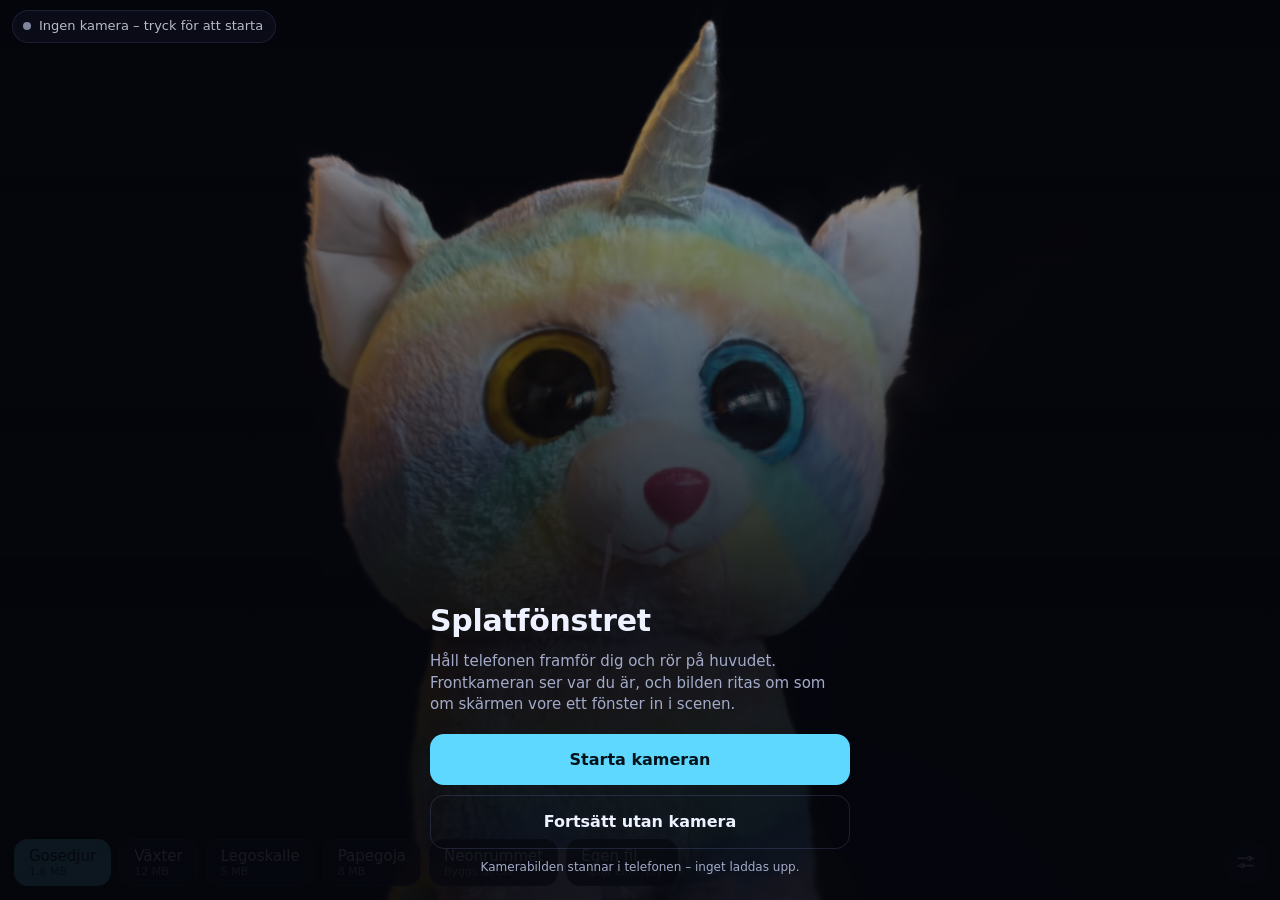
<file: docs/splat/index.html>
<!DOCTYPE html>
<html lang="sv">
<head>
<meta charset="utf-8">
<meta name="viewport" content="width=device-width, initial-scale=1, viewport-fit=cover">
<meta name="theme-color" content="#05060c">
<meta name="mobile-web-app-capable" content="yes">
<meta name="apple-mobile-web-app-capable" content="yes">
<meta name="apple-mobile-web-app-status-bar-style" content="black-translucent">
<title>Splatfönstret</title>
<meta name="description" content="Ett Gaussian splat som du tittar in i genom mobilen. Frontkameran följer ditt huvud och bilden ritas om som om skärmen vore ett fönster.">
<link rel="stylesheet" href="splat.css">
<link rel="icon" href="data:image/svg+xml,<svg xmlns='http://www.w3.org/2000/svg' viewBox='0 0 100 100'><text y='.9em' font-size='90'>🪟</text></svg>">
</head>
<body>
<canvas id="duk" aria-label="Scenen. Dra för att vrida, nyp för att zooma, tryck för att dölja knapparna."></canvas>

<div class="topp">
  <button class="status" id="status" data-lage="av">
    <span class="punkt" aria-hidden="true"></span>
    <span id="statustext">Ingen kamera</span>
  </button>
  <div class="forhandsvisning dold" id="forhandsvisning" aria-hidden="true">
    <video id="kamera" playsinline muted></video>
    <span class="ogonpunkt" id="ogonpunkt" hidden></span>
  </div>
</div>

<div class="laddning" id="laddning" hidden>
  <p id="laddningstext">Hämtar …</p>
  <div class="stapel"><div class="fyllning" id="stapelfyllning"></div></div>
</div>

<nav class="botten" aria-label="Scener">
  <div class="scener" id="scener"></div>
  <button class="ikonknapp" id="oppnaInstallningar" aria-label="Inställningar" aria-expanded="false" aria-controls="installningar">
    <svg viewBox="0 0 24 24" width="22" height="22" aria-hidden="true"><path fill="currentColor" d="M3 7h10.2a3 3 0 0 1 5.6 0H21v2h-2.2a3 3 0 0 1-5.6 0H3V7Zm13 1a1 1 0 1 0 0 .01ZM3 15h2.2a3 3 0 0 1 5.6 0H21v2H10.8a3 3 0 0 1-5.6 0H3v-2Zm5 1a1 1 0 1 0 0 .01Z"/></svg>
  </button>
</nav>

<section class="ark" id="installningar" hidden aria-labelledby="installningsrubrik">
  <header class="arkhuvud">
    <h2 id="installningsrubrik">Inställningar</h2>
    <button class="ikonknapp liten" id="stangInstallningar" aria-label="Stäng">✕</button>
  </header>

  <label class="reglage">
    <span class="etikett">Effekt <output id="effektVarde"></output></span>
    <input type="range" id="effekt" min="0.5" max="3" step="0.1">
    <small>Hur mycket huvudrörelsen förstärks. 1 är fysiskt rätt.</small>
  </label>
  <label class="reglage">
    <span class="etikett">Djup <output id="djupVarde"></output></span>
    <input type="range" id="djup" min="-120" max="60" step="1">
    <small>Skjut scenen längre in i telefonen eller ut ur den.</small>
  </label>
  <label class="reglage">
    <span class="etikett">Storlek <output id="storlekVarde"></output></span>
    <input type="range" id="storlek" min="-2" max="2" step="0.05">
  </label>
  <label class="val">
    <span class="etikett">Upplösning</span>
    <select id="kvalitet">
      <option value="1">Snabb</option>
      <option value="1.5">Normal</option>
      <option value="2">Skarp</option>
      <option value="3">Högsta</option>
    </select>
  </label>
  <label class="kryss"><input type="checkbox" id="visaKamera"> Visa kamerabilden</label>
  <label class="kryss"><input type="checkbox" id="spegla"> Spegelvänd sidledsrörelsen</label>

  <div class="knapprad">
    <button id="centrera">Centrera huvudet</button>
    <button id="vand">Vänd upp och ned</button>
    <button id="aterstall">Återställ vyn</button>
  </div>

  <p class="teknik" id="teknik"></p>

  <details class="om">
    <summary>Hur fungerar det?</summary>
    <p>Frontkameran hittar dina ögon med Googles ansiktsmodell MediaPipe. Avståndet mellan ögonen i bilden ger hur långt bort du är, och läget i bilden var i sidled du är. Scenen ritas sedan med en sned synpyramid från ditt öga genom skärmens fyra hörn – precis den bild ett fönster i telefonens storlek skulle visa.</p>
    <p>Scenerna är gjorda av gaussiska splattar: hundratusentals små, mjuka, halvgenomskinliga ellipsoider som tillsammans bildar en fotorealistisk 3D-bild. Egna filer i formaten <code>.splat</code> och <code>.ply</code> (till exempel från Polycam, Luma, Postshot eller Scaniverse) går att öppna.</p>
    <p>Kamerabilden stannar i telefonen. Gosedjuret, växterna, Legoskallen och papegojan är inspelade splattar ur <a href="https://github.com/BabylonJS/Assets">Babylon.js tillgångsbibliotek</a> (<a href="https://creativecommons.org/licenses/by/4.0/deed.sv">CC BY 4.0</a>). Gosedjuret är omvandlat från PLY till .splat.</p>
  </details>
</section>

<div class="start" id="start">
  <div class="startkort">
    <h1>Splatfönstret</h1>
    <p>Håll telefonen framför dig och rör på huvudet. Frontkameran ser var du är, och bilden ritas om som om skärmen vore ett fönster in i scenen.</p>
    <button class="primar" id="startaKamera">Starta kameran</button>
    <button class="sekundar" id="utanKamera">Fortsätt utan kamera</button>
    <p class="finstilt">Kamerabilden stannar i telefonen – inget laddas upp.</p>
  </div>
</div>

<div class="meddelande" id="meddelande" role="status" hidden></div>

<script src="fonster.js"></script>
<script src="splatdata.js"></script>
<script src="demoscen.js"></script>
<script src="renderare.js"></script>
<script src="sparning.js"></script>
<script src="app.js"></script>
</body>
</html>
</file>
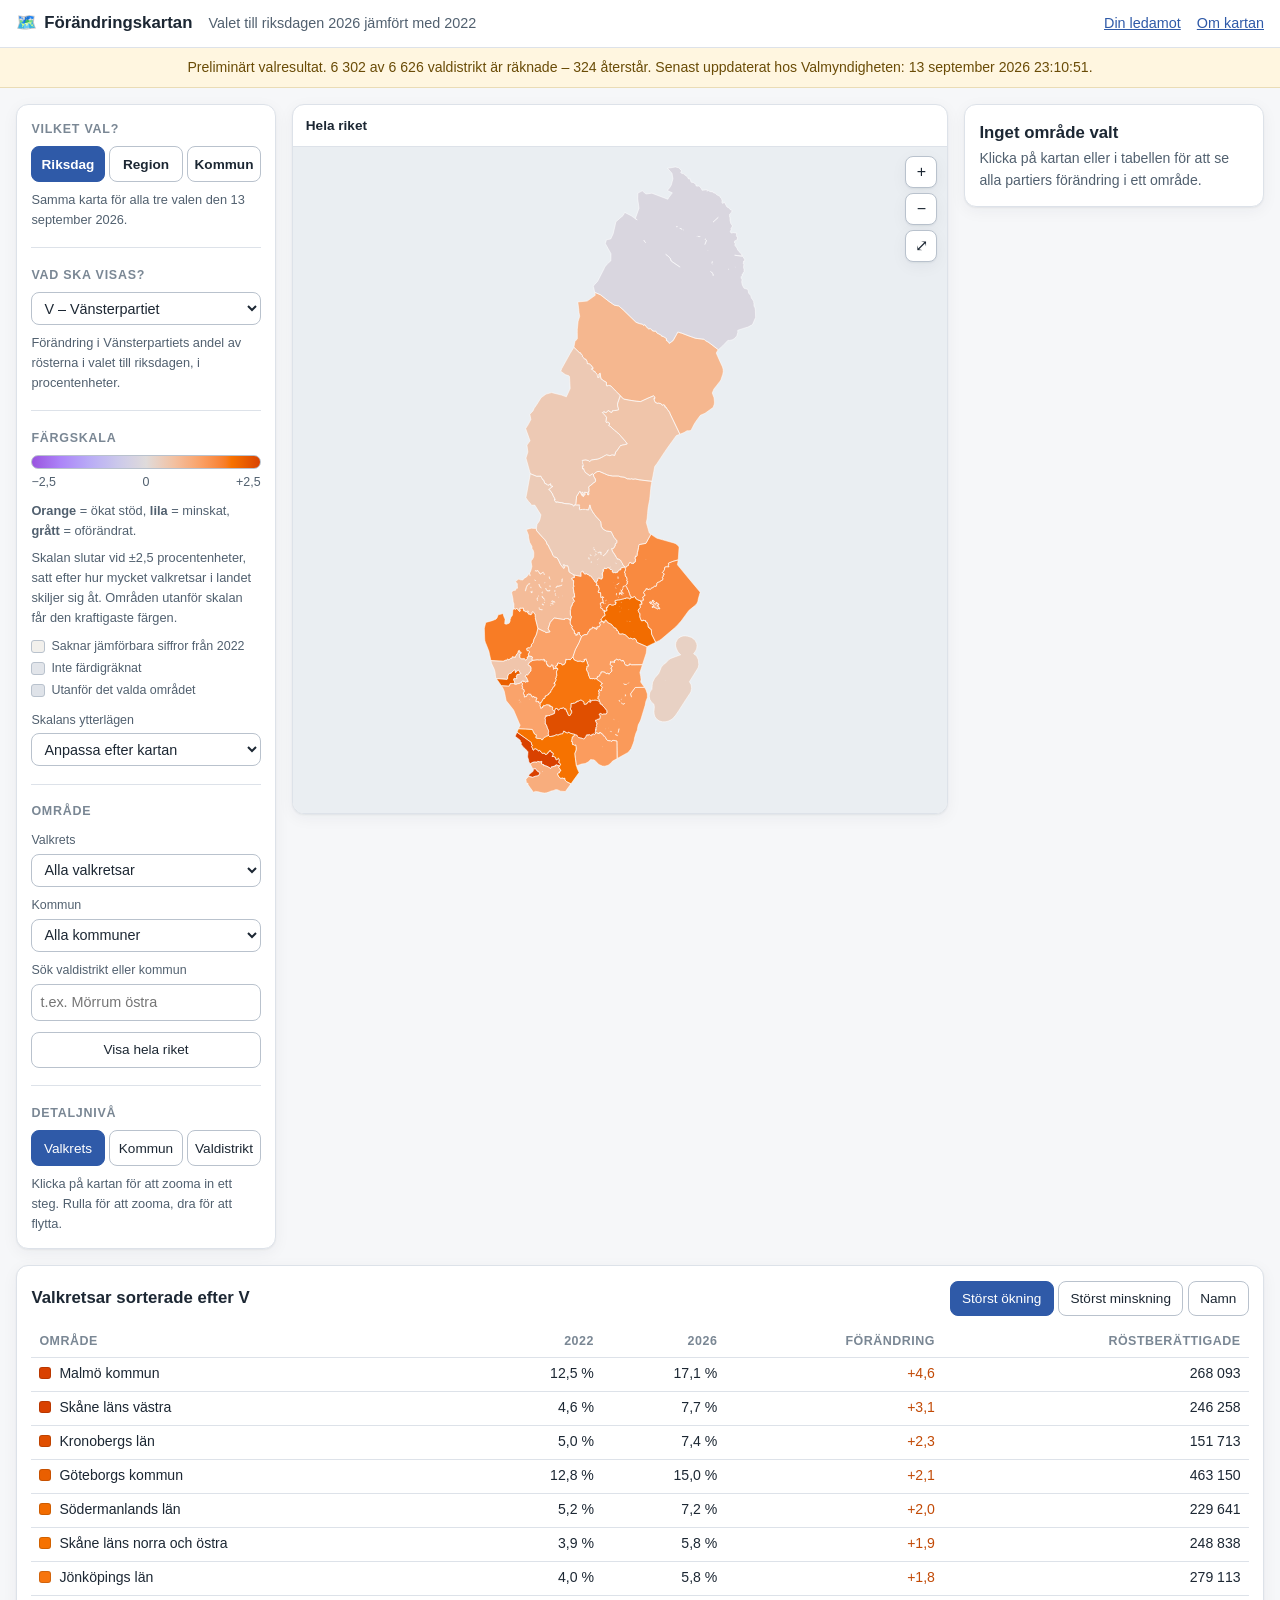
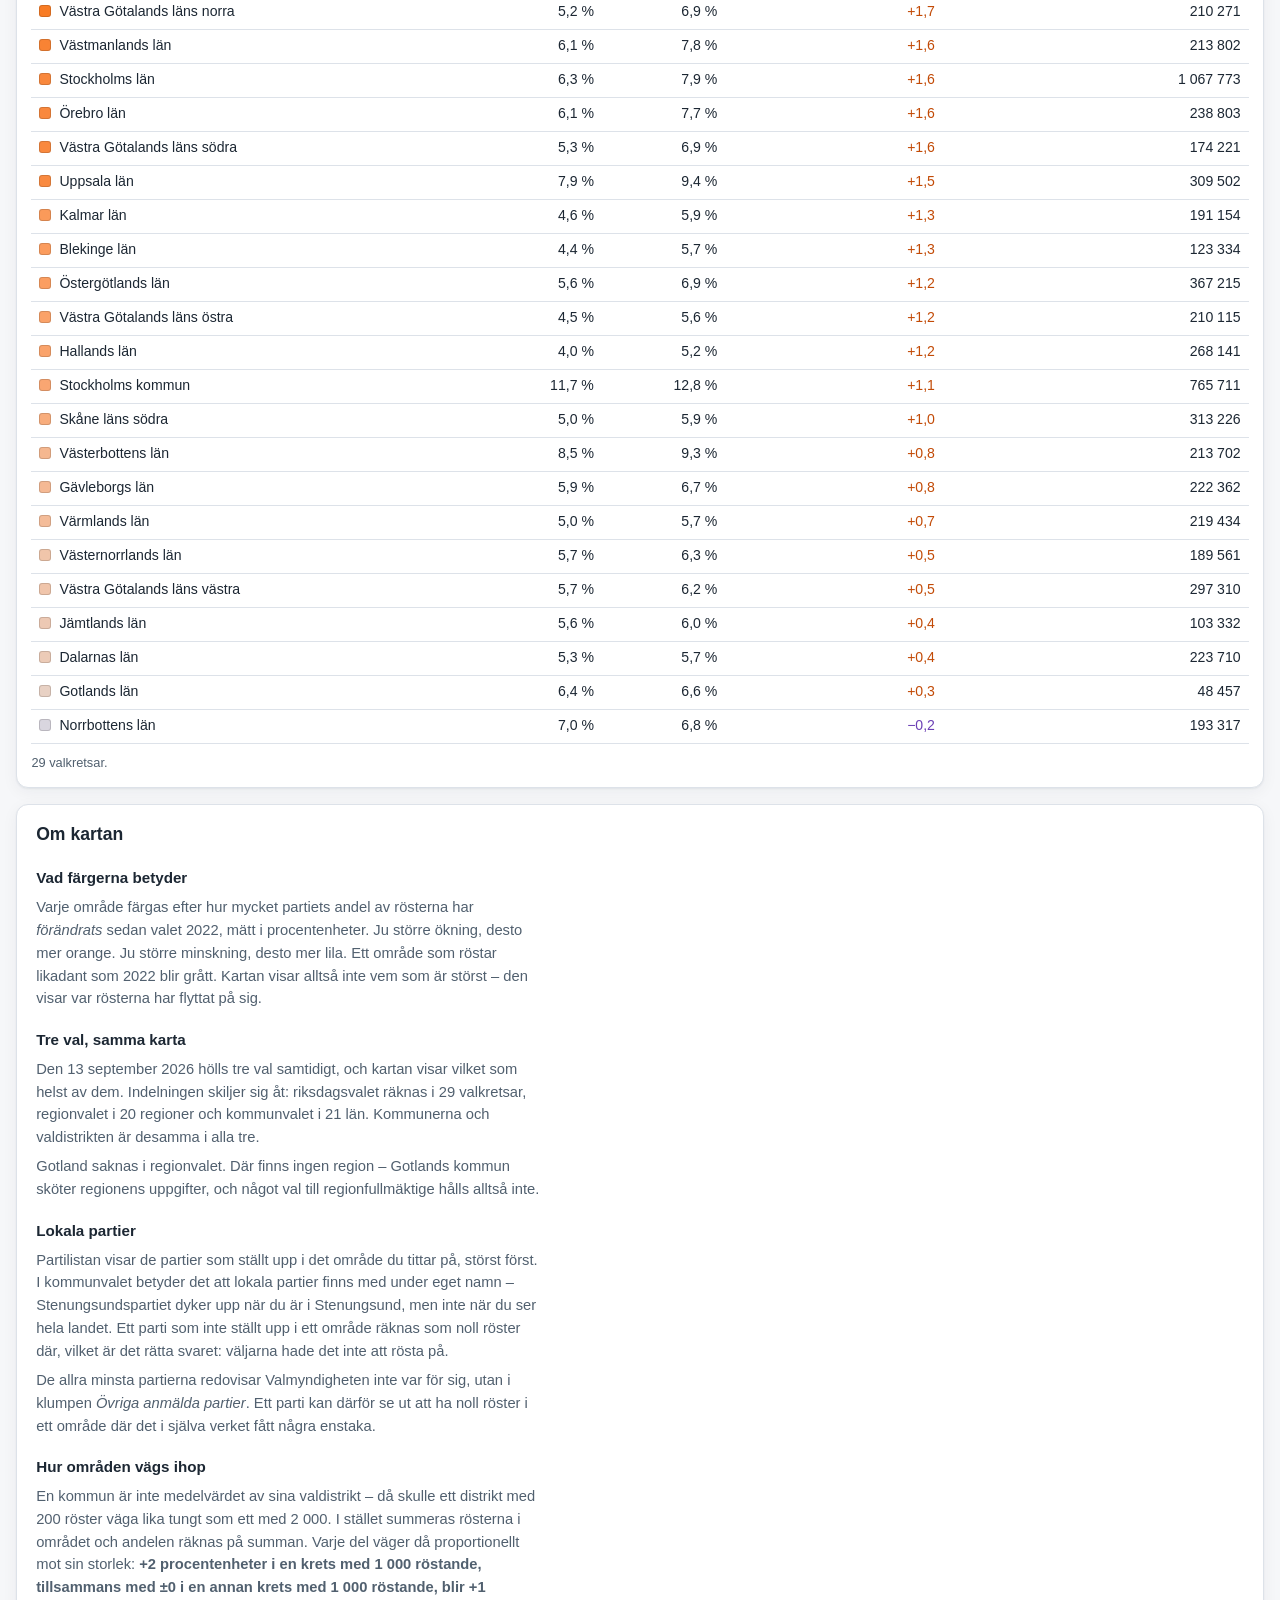
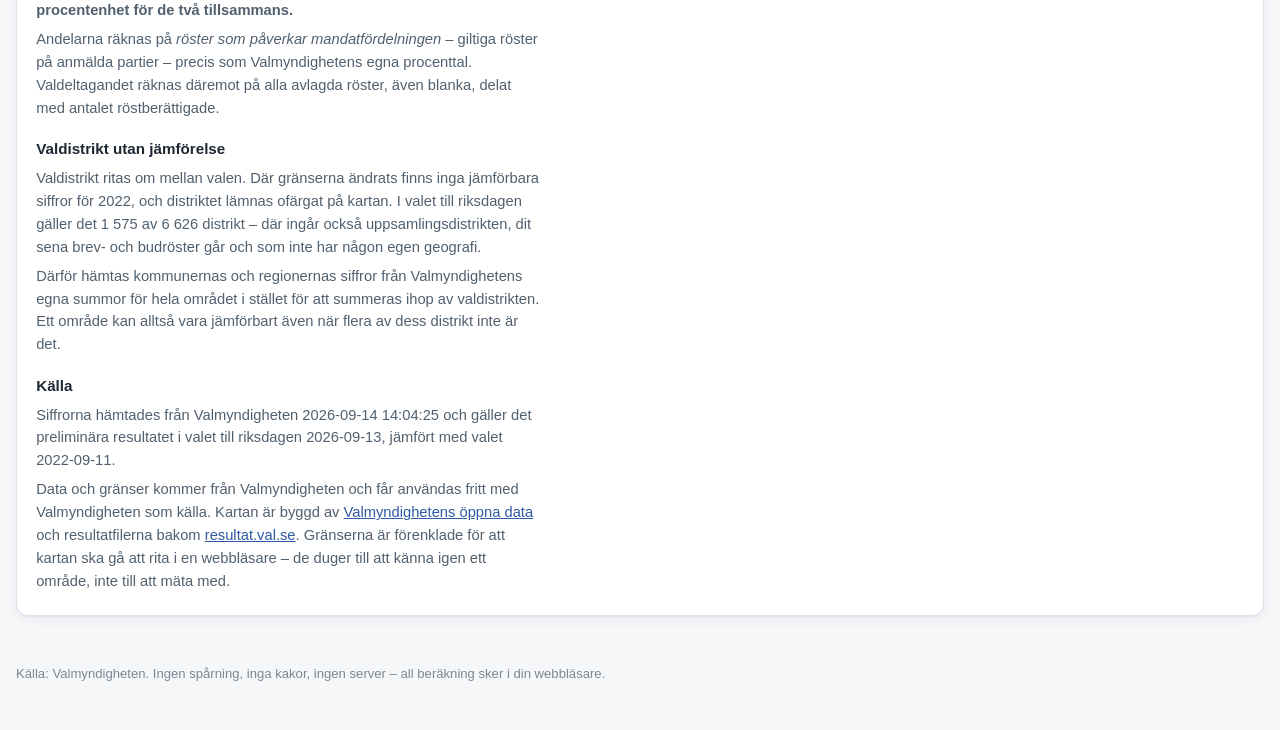
<file: docs/karta.html>
<!DOCTYPE html>
<html lang="sv">
<head>
<meta charset="utf-8">
<meta name="viewport" content="width=device-width, initial-scale=1">
<title>Förändringskartan</title>
<meta name="description" content="Interaktiv karta över hur partiernas stöd förändrats mellan valen 2022 och 2026 – till riksdagen, regionfullmäktige och kommunfullmäktige. Orange = ökning, lila = minskning, grått = oförändrat. Zooma från län till kommun till enskilt valdistrikt.">
<link rel="stylesheet" href="karta.css">
<link rel="icon" href="data:image/svg+xml,<svg xmlns='http://www.w3.org/2000/svg' viewBox='0 0 100 100'><text y='.9em' font-size='90'>🗺️</text></svg>">
</head>
<body>
<a class="skiplink" href="#kartan">Hoppa till kartan</a>

<header class="topp">
  <div class="topp-inner">
    <span class="logo">
      <span class="logo-mark" aria-hidden="true">🗺️</span>
      <span class="logo-text">Förändringskartan</span>
    </span>
    <p class="topp-underrubrik" id="underrubrik">Laddar …</p>
    <nav class="topp-nav">
      <a href="index.html">Din ledamot</a>
      <a href="#om">Om kartan</a>
    </nav>
  </div>
</header>

<div id="rakningsbanner" class="banner" hidden></div>

<main id="innehall">

  <div class="layout">

    <!-- ---------- Styrpanel ---------- -->
    <aside class="panel" aria-label="Inställningar">

      <section class="block">
        <h2 class="block-rubrik">Vilket val?</h2>
        <div class="valtyp" id="valtyp" role="group" aria-label="Vilket val"></div>
        <p class="block-hjalp">
          Samma karta för alla tre valen den 13 september 2026.
        </p>
      </section>

      <section class="block">
        <h2 class="block-rubrik"><label for="matt">Vad ska visas?</label></h2>
        <select id="matt" class="valj"></select>
        <p class="block-hjalp" id="matt-hjalp"></p>
      </section>

      <section class="block">
        <h2 class="block-rubrik">Färgskala</h2>
        <div class="legend" id="legend">
          <div class="legend-stapel" id="legend-stapel"></div>
          <div class="legend-text">
            <span id="legend-min">−</span>
            <span id="legend-noll">0</span>
            <span id="legend-max">+</span>
          </div>
          <p class="legend-forklaring">
            <strong>Orange</strong> = ökat stöd, <strong>lila</strong> = minskat,
            <strong>grått</strong> = oförändrat.
          </p>
          <p class="legend-forklaring" id="legend-skalinfo"></p>
          <ul class="legend-ovrigt">
            <li><span class="prov" data-prov="ingen"></span> Saknar jämförbara siffror från 2022</li>
            <li><span class="prov" data-prov="oraknat"></span> Inte färdigräknat</li>
            <li><span class="prov" data-prov="utanfor"></span> Utanför det valda området</li>
          </ul>
        </div>
        <label class="radetikett" for="skala">Skalans ytterlägen</label>
        <select id="skala" class="valj">
          <option value="auto" selected>Anpassa efter kartan</option>
          <option value="2">± 2 procentenheter</option>
          <option value="5">± 5 procentenheter</option>
          <option value="10">± 10 procentenheter</option>
          <option value="20">± 20 procentenheter</option>
          <option value="30">± 30 procentenheter</option>
        </select>
      </section>

      <section class="block">
        <h2 class="block-rubrik">Område</h2>
        <label class="radetikett" for="filter-topp" id="filter-topp-etikett">Län</label>
        <select id="filter-topp" class="valj"></select>
        <label class="radetikett" for="filter-kommun">Kommun</label>
        <select id="filter-kommun" class="valj"></select>
        <label class="radetikett" for="sok">Sök valdistrikt eller kommun</label>
        <input id="sok" class="valj" type="search" list="soklista" autocomplete="off"
               placeholder="t.ex. Mörrum östra">
        <datalist id="soklista"></datalist>
        <button type="button" id="aterstall" class="knapp knapp-sekundar">
          Visa hela riket
        </button>
      </section>

      <section class="block">
        <h2 class="block-rubrik">Detaljnivå</h2>
        <div class="niva" role="group" aria-label="Detaljnivå">
          <button type="button" class="knapp niva-knapp" data-niva="topp" id="niva-topp">Län</button>
          <button type="button" class="knapp niva-knapp" data-niva="kommun">Kommun</button>
          <button type="button" class="knapp niva-knapp" data-niva="valdistrikt">Valdistrikt</button>
        </div>
        <p class="block-hjalp">
          Klicka på kartan för att zooma in ett steg. Rulla för att zooma, dra för att flytta.
        </p>
      </section>

    </aside>

    <!-- ---------- Kartan ---------- -->
    <section class="kartruta" id="kartan" aria-label="Karta">
      <nav class="brodsmula" id="brodsmula" aria-label="Var du är"></nav>
      <div class="kartyta">
        <canvas id="duk" tabindex="0"
                aria-label="Karta över förändringen mellan valen. Samma siffror finns i tabellen under kartan."></canvas>
        <div class="kartknappar">
          <button type="button" class="knapp knapp-ikon" id="zoom-in" aria-label="Zooma in">+</button>
          <button type="button" class="knapp knapp-ikon" id="zoom-ut" aria-label="Zooma ut">−</button>
          <button type="button" class="knapp knapp-ikon" id="zoom-passa" aria-label="Passa in området">⤢</button>
        </div>
        <div class="verktygstips" id="verktygstips" aria-hidden="true" hidden></div>
        <p class="kartladdare" id="kartladdare">Laddar kartan …</p>
      </div>
    </section>

    <!-- ---------- Detaljer ---------- -->
    <aside class="panel panel-detalj" id="detalj" aria-live="polite"></aside>

  </div>

  <section class="listruta">
    <div class="list-topp">
      <h2 id="listrubrik">Största förändringarna</h2>
      <div class="list-knappar" role="group" aria-label="Sortering">
        <button type="button" class="knapp list-knapp" data-sort="ned">Störst ökning</button>
        <button type="button" class="knapp list-knapp" data-sort="upp">Störst minskning</button>
        <button type="button" class="knapp list-knapp" data-sort="namn">Namn</button>
      </div>
    </div>
    <div class="tabellruta">
      <table class="tabell" id="tabell">
        <caption class="dold" id="tabellcaption">Förändring per område</caption>
        <thead><tr>
          <th scope="col">Område</th>
          <th scope="col" class="hoger">2022</th>
          <th scope="col" class="hoger">2026</th>
          <th scope="col" class="hoger">Förändring</th>
          <th scope="col" class="hoger">Röstberättigade</th>
        </tr></thead>
        <tbody></tbody>
      </table>
    </div>
    <p class="list-fot" id="listfot"></p>
  </section>

  <section class="om" id="om">
    <h2>Om kartan</h2>

    <h3>Vad färgerna betyder</h3>
    <p>
      Varje område färgas efter hur mycket partiets andel av rösterna har
      <em>förändrats</em> sedan valet 2022, mätt i procentenheter. Ju större
      ökning, desto mer orange. Ju större minskning, desto mer lila. Ett område
      som röstar likadant som 2022 blir grått. Kartan visar alltså inte vem som
      är störst – den visar var rösterna har flyttat på sig.
    </p>

    <h3>Tre val, samma karta</h3>
    <p>
      Den 13 september 2026 hölls tre val samtidigt, och kartan visar vilket
      som helst av dem. Indelningen skiljer sig åt: riksdagsvalet räknas i
      29 valkretsar, regionvalet i 20 regioner och kommunvalet i 21 län.
      Kommunerna och valdistrikten är desamma i alla tre.
    </p>
    <p>
      Gotland saknas i regionvalet. Där finns ingen region – Gotlands kommun
      sköter regionens uppgifter, och något val till regionfullmäktige hålls
      alltså inte.
    </p>

    <h3>Lokala partier</h3>
    <p>
      Partilistan visar de partier som ställt upp i det område du tittar på,
      störst först. I kommunvalet betyder det att lokala partier finns med
      under eget namn – Stenungsundspartiet dyker upp när du är i Stenungsund,
      men inte när du ser hela landet. Ett parti som inte ställt upp i ett
      område räknas som noll röster där, vilket är det rätta svaret: väljarna
      hade det inte att rösta på.
    </p>
    <p>
      De allra minsta partierna redovisar Valmyndigheten inte var för sig, utan
      i klumpen <em>Övriga anmälda partier</em>. Ett parti kan därför se ut att
      ha noll röster i ett område där det i själva verket fått några enstaka.
    </p>

    <h3>Hur områden vägs ihop</h3>
    <p>
      En kommun är inte medelvärdet av sina valdistrikt – då skulle ett distrikt
      med 200 röster väga lika tungt som ett med 2 000. I stället summeras
      rösterna i området och andelen räknas på summan. Varje del väger då
      proportionellt mot sin storlek: <strong>+2 procentenheter i en krets med
      1 000 röstande, tillsammans med ±0 i en annan krets med 1 000 röstande,
      blir +1 procentenhet för de två tillsammans.</strong>
    </p>
    <p>
      Andelarna räknas på <em>röster som påverkar mandatfördelningen</em> –
      giltiga röster på anmälda partier – precis som Valmyndighetens egna
      procenttal. Valdeltagandet räknas däremot på alla avlagda röster, även
      blanka, delat med antalet röstberättigade.
    </p>

    <h3>Valdistrikt utan jämförelse</h3>
    <p id="om-jamforbarhet"></p>
    <p>
      Därför hämtas kommunernas och regionernas siffror från Valmyndighetens
      egna summor för hela området i stället för att summeras ihop av
      valdistrikten. Ett område kan alltså vara jämförbart även när flera av
      dess distrikt inte är det.
    </p>

    <h3>Källa</h3>
    <p id="om-kalla"></p>
    <p>
      Data och gränser kommer från Valmyndigheten och får användas fritt med
      Valmyndigheten som källa. Kartan är byggd av
      <a href="https://www.val.se/valresultat-och-statistik/statistik-och-data/om-var-oppna-data">Valmyndighetens
      öppna data</a> och resultatfilerna bakom
      <a href="https://resultat.val.se/val2026/RD">resultat.val.se</a>.
      Gränserna är förenklade för att kartan ska gå att rita i en webbläsare –
      de duger till att känna igen ett område, inte till att mäta med.
    </p>
  </section>

</main>

<footer class="fot">
  <p>
    Källa: Valmyndigheten. Ingen spårning, inga kakor, ingen server –
    all beräkning sker i din webbläsare.
  </p>
</footer>

<noscript>
  <p class="tomt">Kartan behöver JavaScript för att rita valresultatet.</p>
</noscript>

<script src="kartlogik.js"></script>
<script src="karta.js"></script>
</body>
</html>
</file>
<file: din-ledamot/style.css>
/* Din ledamot – medborgarvänlig vy över riksdagens voteringar */

:root {
  --bg: #f6f7f9;
  --yta: #ffffff;
  --yta-dov: #eef1f5;
  --linje: #dde2e9;
  --text: #1c2733;
  --text-svag: #51606f;
  --text-mild: #7a8794;
  --accent: #2f5aa8;
  --accent-morkare: #24477f;
  --accent-ljus: #e8eef8;
  --ja: #0e7a4e;
  --ja-ljus: #e2f2ea;
  --nej: #c9366b;
  --nej-ljus: #fae7ee;
  --avstar: #b77800;
  --avstar-ljus: #f8efdb;
  --franvarande: #667085;
  --franvarande-ljus: #eceef1;
  --radie: 12px;
  --skugga: 0 1px 2px rgba(16, 30, 54, .06), 0 4px 16px rgba(16, 30, 54, .05);
}

* { box-sizing: border-box; }

html { scroll-behavior: smooth; }

body {
  margin: 0;
  background: var(--bg);
  color: var(--text);
  font-family: -apple-system, BlinkMacSystemFont, "Segoe UI", Roboto,
    "Helvetica Neue", Arial, sans-serif;
  font-size: 16px;
  line-height: 1.55;
}

a { color: var(--accent); }

.skiplink {
  position: absolute;
  left: -9999px;
  top: 0;
  background: var(--yta);
  padding: .5rem 1rem;
  z-index: 100;
}
.skiplink:focus { left: 0; }

/* ---------- Sidhuvud ---------- */

.topp {
  background: var(--yta);
  border-bottom: 1px solid var(--linje);
  position: sticky;
  top: 0;
  z-index: 10;
}
.topp-inner {
  max-width: 960px;
  margin: 0 auto;
  padding: .65rem 1rem;
  display: flex;
  align-items: center;
  justify-content: space-between;
  gap: 1rem;
}
.logo {
  display: flex;
  align-items: center;
  gap: .5rem;
  text-decoration: none;
  color: var(--text);
  font-weight: 700;
  font-size: 1.1rem;
}
.logo-mark { font-size: 1.4rem; }
.topp-nav { display: flex; gap: 1.1rem; }
.topp-nav a {
  text-decoration: none;
  color: var(--text-svag);
  font-size: .95rem;
}
.topp-nav a:hover { color: var(--accent); }

.demobanner {
  background: #fff3cd;
  border-bottom: 1px solid #e6d9a8;
  color: #6b5a13;
  text-align: center;
  padding: .45rem 1rem;
  font-size: .9rem;
}

/* ---------- Layout ---------- */

.innehall {
  max-width: 960px;
  margin: 0 auto;
  padding: 1.5rem 1rem 3rem;
}

.fot {
  max-width: 960px;
  margin: 0 auto;
  padding: 1.5rem 1rem 2.5rem;
  color: var(--text-mild);
  font-size: .85rem;
  border-top: 1px solid var(--linje);
}

/* ---------- Startsida ---------- */

.hero {
  text-align: center;
  padding: 2.2rem 0 1.4rem;
}
.hero h1 {
  font-size: clamp(1.7rem, 4.5vw, 2.5rem);
  line-height: 1.2;
  margin: 0 0 .7rem;
}
.hero p {
  color: var(--text-svag);
  max-width: 34rem;
  margin: 0 auto;
  font-size: 1.05rem;
}

.sok-kort {
  background: var(--yta);
  border: 1px solid var(--linje);
  border-radius: var(--radie);
  box-shadow: var(--skugga);
  padding: 1.4rem;
  max-width: 34rem;
  margin: 1.4rem auto 0;
}
.sok-kort label {
  display: block;
  font-weight: 600;
  margin-bottom: .4rem;
}
.sok-falt { position: relative; }
.sok-falt input {
  width: 100%;
  font-size: 1.05rem;
  padding: .7rem .9rem;
  border: 1.5px solid var(--linje);
  border-radius: 10px;
  background: var(--yta);
  color: var(--text);
}
.sok-falt input:focus {
  outline: none;
  border-color: var(--accent);
  box-shadow: 0 0 0 3px var(--accent-ljus);
}
.forslag {
  position: absolute;
  top: calc(100% + 4px);
  left: 0;
  right: 0;
  background: var(--yta);
  border: 1px solid var(--linje);
  border-radius: 10px;
  box-shadow: var(--skugga);
  list-style: none;
  margin: 0;
  padding: .3rem;
  max-height: 16rem;
  overflow: auto;
  z-index: 20;
}
.forslag li { margin: 0; }
.forslag button {
  display: flex;
  width: 100%;
  justify-content: space-between;
  gap: 1rem;
  border: 0;
  background: none;
  padding: .5rem .6rem;
  font-size: .97rem;
  text-align: left;
  border-radius: 7px;
  cursor: pointer;
  color: var(--text);
}
.forslag button:hover, .forslag button:focus {
  background: var(--accent-ljus);
  outline: none;
}
.forslag .fs-valkrets { color: var(--text-mild); font-size: .85rem; }

.eller {
  display: flex;
  align-items: center;
  gap: .8rem;
  color: var(--text-mild);
  font-size: .85rem;
  margin: 1rem 0 .6rem;
}
.eller::before, .eller::after {
  content: "";
  flex: 1;
  border-top: 1px solid var(--linje);
}
.sok-kort select {
  width: 100%;
  font-size: 1rem;
  padding: .6rem .7rem;
  border: 1.5px solid var(--linje);
  border-radius: 10px;
  background: var(--yta);
  color: var(--text);
}

/* ---------- Info / Så funkar det ---------- */

.info-sektion { margin-top: 2.5rem; }
.info-sektion h2 { font-size: 1.3rem; }
.info-kort {
  display: grid;
  grid-template-columns: repeat(auto-fit, minmax(240px, 1fr));
  gap: .9rem;
  margin-top: .9rem;
}
.info-kort article {
  background: var(--yta);
  border: 1px solid var(--linje);
  border-radius: var(--radie);
  padding: 1rem 1.1rem;
}
.info-kort h3 {
  margin: 0 0 .35rem;
  font-size: 1rem;
}
.info-kort p {
  margin: 0;
  color: var(--text-svag);
  font-size: .92rem;
}

/* ---------- Brödsmulor & rubriker ---------- */

.smula {
  font-size: .9rem;
  margin-bottom: 1rem;
  color: var(--text-mild);
}
.smula a { text-decoration: none; }
.smula a:hover { text-decoration: underline; }

.vy-rubrik h1 {
  margin: 0 0 .3rem;
  font-size: clamp(1.4rem, 3.5vw, 1.9rem);
}
.vy-rubrik .under {
  color: var(--text-svag);
  margin: 0 0 1.2rem;
}

/* ---------- Ledamotskort ---------- */

.ledamot-lista {
  display: grid;
  grid-template-columns: repeat(auto-fill, minmax(215px, 1fr));
  gap: .9rem;
  margin-top: 1.2rem;
}
.ledamot-kort {
  display: flex;
  align-items: center;
  gap: .8rem;
  background: var(--yta);
  border: 1px solid var(--linje);
  border-radius: var(--radie);
  padding: .8rem .9rem;
  text-decoration: none;
  color: var(--text);
  box-shadow: var(--skugga);
  transition: transform .1s ease, border-color .1s ease;
}
.ledamot-kort:hover {
  transform: translateY(-2px);
  border-color: var(--accent);
}
.ledamot-kort img, .portratt-fallback {
  width: 52px;
  height: 52px;
  border-radius: 50%;
  object-fit: cover;
  object-position: top;
  background: var(--yta-dov);
  flex-shrink: 0;
}
.portratt-fallback {
  display: flex;
  align-items: center;
  justify-content: center;
  font-weight: 700;
  color: var(--text-mild);
}
.ledamot-kort > span { flex: 1; min-width: 0; }
.ledamot-kort .namn { font-weight: 650; line-height: 1.25; }
.ledamot-kort .meta {
  font-size: .85rem;
  color: var(--text-svag);
  display: flex;
  align-items: center;
  gap: .35rem;
  margin-top: .15rem;
  white-space: nowrap;
  overflow: hidden;
  text-overflow: ellipsis;
}

.partiprick {
  display: inline-flex;
  align-items: center;
  justify-content: center;
  width: 1.35rem;
  height: 1.35rem;
  border-radius: 50%;
  font-size: .62rem;
  font-weight: 800;
  flex-shrink: 0;
  letter-spacing: -.02em;
}

/* ---------- Ledamotsvy ---------- */

.profil {
  display: flex;
  gap: 1.1rem;
  align-items: center;
  background: var(--yta);
  border: 1px solid var(--linje);
  border-radius: var(--radie);
  box-shadow: var(--skugga);
  padding: 1.2rem 1.3rem;
  flex-wrap: wrap;
}
.profil img, .profil .portratt-fallback {
  width: 84px;
  height: 84px;
  border-radius: 50%;
  object-fit: cover;
  object-position: top;
  background: var(--yta-dov);
}
.profil h1 { margin: 0; font-size: 1.5rem; }
.profil .meta { color: var(--text-svag); margin-top: .2rem; }

.statrad {
  display: flex;
  gap: .9rem;
  margin-left: auto;
  flex-wrap: wrap;
}
.stat {
  background: var(--yta-dov);
  border-radius: 10px;
  padding: .55rem .9rem;
  text-align: center;
  min-width: 6.2rem;
}
.stat .tal { font-size: 1.25rem; font-weight: 750; line-height: 1.1; }
.stat .rubrik { font-size: .75rem; color: var(--text-svag); }

/* ---------- Filterrad ---------- */

.filterrad {
  display: flex;
  gap: .5rem;
  align-items: center;
  flex-wrap: wrap;
  margin: 1.3rem 0 .9rem;
}
.filterrad .rm-valj {
  margin-left: auto;
  font-size: .9rem;
  padding: .4rem .5rem;
  border: 1.5px solid var(--linje);
  border-radius: 8px;
  background: var(--yta);
  color: var(--text);
}
.chip {
  border: 1.5px solid var(--linje);
  background: var(--yta);
  color: var(--text-svag);
  border-radius: 999px;
  padding: .32rem .8rem;
  font-size: .88rem;
  cursor: pointer;
  transition: all .1s ease;
}
.chip:hover { border-color: var(--accent); color: var(--accent); }
.chip[aria-pressed="true"] {
  background: var(--accent);
  border-color: var(--accent);
  color: #fff;
  font-weight: 600;
}

/* ---------- Voteringslista ---------- */

.voteringar { display: flex; flex-direction: column; gap: .7rem; }

.votering {
  background: var(--yta);
  border: 1px solid var(--linje);
  border-radius: var(--radie);
  box-shadow: var(--skugga);
}
.votering-huvud {
  display: flex;
  align-items: center;
  gap: .9rem;
  width: 100%;
  padding: .85rem 1.05rem;
  background: none;
  border: 0;
  cursor: pointer;
  text-align: left;
  font: inherit;
  color: inherit;
  border-radius: var(--radie);
}
.votering-huvud:focus-visible {
  outline: 2px solid var(--accent);
  outline-offset: 2px;
}
.votering-info { flex: 1; min-width: 0; }
.votering-titel { font-weight: 640; line-height: 1.3; }
.votering-meta {
  display: flex;
  gap: .6rem;
  align-items: center;
  flex-wrap: wrap;
  font-size: .82rem;
  color: var(--text-mild);
  margin-top: .25rem;
}
.amne-badge {
  background: var(--accent-ljus);
  color: var(--accent-morkare);
  border-radius: 6px;
  padding: .08rem .5rem;
  font-size: .78rem;
  font-weight: 600;
  white-space: nowrap;
}
.motiv-badge {
  background: var(--yta-dov);
  color: var(--text-svag);
  border-radius: 6px;
  padding: .08rem .5rem;
  font-size: .78rem;
}

.rostpill {
  display: inline-flex;
  align-items: center;
  gap: .35rem;
  border-radius: 999px;
  font-weight: 700;
  font-size: .88rem;
  padding: .3rem .8rem;
  white-space: nowrap;
  flex-shrink: 0;
}
.rost-Ja { background: var(--ja-ljus); color: var(--ja); }
.rost-Nej { background: var(--nej-ljus); color: var(--nej); }
.rost-Avstår { background: var(--avstar-ljus); color: var(--avstar); }
.rost-Frånvarande { background: var(--franvarande-ljus); color: var(--franvarande); }

.pil {
  flex-shrink: 0;
  color: var(--text-mild);
  transition: transform .15s ease;
}
.votering[data-oppen="true"] .pil { transform: rotate(180deg); }

.votering-detalj {
  border-top: 1px solid var(--linje);
  padding: 1rem 1.05rem 1.2rem;
}
.votering-detalj h4 {
  margin: 1rem 0 .4rem;
  font-size: .95rem;
}
.forklaring {
  margin: 0;
  color: var(--text);
  font-size: .95rem;
}
.forklaring + .forklaring { margin-top: .5rem; }
.punktrubrik {
  background: var(--accent-ljus);
  border-left: 3px solid var(--accent);
  border-radius: 0 8px 8px 0;
  padding: .55rem .8rem;
  margin: 0 0 .7rem;
  font-size: .95rem;
}
.partilinje {
  display: inline-flex;
  align-items: center;
  gap: .4rem;
  margin-top: .7rem;
  border-radius: 8px;
  padding: .35rem .7rem;
  font-size: .88rem;
  font-weight: 600;
}
.partilinje.med { background: var(--ja-ljus); color: var(--ja); }
.partilinje.emot { background: var(--avstar-ljus); color: var(--avstar); }
.partilinje.neutral { background: var(--yta-dov); color: var(--text-svag); }

/* ---------- Resultat- & partistaplar ---------- */

.resultat-stapel {
  display: flex;
  gap: 2px;
  height: 14px;
  border-radius: 7px;
  overflow: hidden;
  margin: .4rem 0 .3rem;
  background: var(--yta-dov);
}
.resultat-stapel span { height: 100%; }
.stapel-text {
  font-size: .85rem;
  color: var(--text-svag);
}
.stapel-text b { color: var(--text); }

.partirad {
  display: grid;
  grid-template-columns: 2rem 1fr max-content;
  align-items: center;
  gap: .6rem;
  padding: .22rem 0;
  font-size: .84rem;
}
.partirad .stapel {
  display: flex;
  gap: 2px;
  height: 11px;
  border-radius: 5.5px;
  overflow: hidden;
  background: var(--yta-dov);
}
.partirad .stapel span { height: 100%; }
.partirad .siffror { color: var(--text-mild); white-space: nowrap; }
.partirad .siffror b { color: var(--text-svag); font-weight: 600; }
.partirad.egen-rad { background: var(--accent-ljus); border-radius: 8px; padding: .22rem .4rem; margin: 0 -.4rem; }

.detalj-lankar {
  margin-top: 1rem;
  font-size: .88rem;
}

.teckenforklaring {
  display: flex;
  gap: .9rem;
  flex-wrap: wrap;
  font-size: .8rem;
  color: var(--text-svag);
  margin-top: .6rem;
}
.teckenforklaring .prov {
  display: inline-block;
  width: .7rem;
  height: .7rem;
  border-radius: 3px;
  margin-right: .3rem;
  vertical-align: -1px;
}

/* ---------- Tomt/fel/laddning ---------- */

.tomt, .fel, .laddar {
  text-align: center;
  color: var(--text-svag);
  padding: 2.5rem 1rem;
}
.fel {
  background: var(--nej-ljus);
  border: 1px solid #eccadb;
  border-radius: var(--radie);
  color: #8c2b50;
}
.laddar::before {
  content: "";
  display: block;
  width: 28px;
  height: 28px;
  margin: 0 auto .8rem;
  border-radius: 50%;
  border: 3px solid var(--linje);
  border-top-color: var(--accent);
  animation: snurr .8s linear infinite;
}
@keyframes snurr { to { transform: rotate(360deg); } }

.visa-fler {
  margin: 1.2rem auto 0;
  display: block;
  background: var(--yta);
  border: 1.5px solid var(--accent);
  color: var(--accent);
  font-weight: 600;
  font-size: .95rem;
  border-radius: 999px;
  padding: .55rem 1.6rem;
  cursor: pointer;
}
.visa-fler:hover { background: var(--accent-ljus); }

@media (max-width: 640px) {
  .statrad { margin-left: 0; width: 100%; }
  .stat { flex: 1; }
  .votering-huvud { flex-wrap: wrap; }
}
</file>
<file: docs/style.css>
/* Din ledamot – medborgarvänlig vy över riksdagens voteringar */

:root {
  --bg: #f6f7f9;
  --yta: #ffffff;
  --yta-dov: #eef1f5;
  --linje: #dde2e9;
  --text: #1c2733;
  --text-svag: #51606f;
  --text-mild: #7a8794;
  --accent: #2f5aa8;
  --accent-morkare: #24477f;
  --accent-ljus: #e8eef8;
  --ja: #0e7a4e;
  --ja-ljus: #e2f2ea;
  --nej: #c9366b;
  --nej-ljus: #fae7ee;
  --avstar: #b77800;
  --avstar-ljus: #f8efdb;
  --franvarande: #667085;
  --franvarande-ljus: #eceef1;
  --radie: 12px;
  --skugga: 0 1px 2px rgba(16, 30, 54, .06), 0 4px 16px rgba(16, 30, 54, .05);
}

* { box-sizing: border-box; }

html { scroll-behavior: smooth; }

body {
  margin: 0;
  background: var(--bg);
  color: var(--text);
  font-family: -apple-system, BlinkMacSystemFont, "Segoe UI", Roboto,
    "Helvetica Neue", Arial, sans-serif;
  font-size: 16px;
  line-height: 1.55;
}

a { color: var(--accent); }

.skiplink {
  position: absolute;
  left: -9999px;
  top: 0;
  background: var(--yta);
  padding: .5rem 1rem;
  z-index: 100;
}
.skiplink:focus { left: 0; }

/* ---------- Sidhuvud ---------- */

.topp {
  background: var(--yta);
  border-bottom: 1px solid var(--linje);
  position: sticky;
  top: 0;
  z-index: 10;
}
.topp-inner {
  max-width: 960px;
  margin: 0 auto;
  padding: .65rem 1rem;
  display: flex;
  align-items: center;
  justify-content: space-between;
  gap: 1rem;
}
.logo {
  display: flex;
  align-items: center;
  gap: .5rem;
  text-decoration: none;
  color: var(--text);
  font-weight: 700;
  font-size: 1.1rem;
}
.logo-mark { font-size: 1.4rem; }
.topp-nav { display: flex; gap: 1.1rem; }
.topp-nav a {
  text-decoration: none;
  color: var(--text-svag);
  font-size: .95rem;
}
.topp-nav a:hover { color: var(--accent); }

.demobanner {
  background: #fff3cd;
  border-bottom: 1px solid #e6d9a8;
  color: #6b5a13;
  text-align: center;
  padding: .45rem 1rem;
  font-size: .9rem;
}

/* ---------- Layout ---------- */

.innehall {
  max-width: 960px;
  margin: 0 auto;
  padding: 1.5rem 1rem 3rem;
}

.fot {
  max-width: 960px;
  margin: 0 auto;
  padding: 1.5rem 1rem 2.5rem;
  color: var(--text-mild);
  font-size: .85rem;
  border-top: 1px solid var(--linje);
}

/* ---------- Startsida ---------- */

.hero {
  text-align: center;
  padding: 2.2rem 0 1.4rem;
}
.hero h1 {
  font-size: clamp(1.7rem, 4.5vw, 2.5rem);
  line-height: 1.2;
  margin: 0 0 .7rem;
}
.hero p {
  color: var(--text-svag);
  max-width: 34rem;
  margin: 0 auto;
  font-size: 1.05rem;
}

.sok-kort {
  background: var(--yta);
  border: 1px solid var(--linje);
  border-radius: var(--radie);
  box-shadow: var(--skugga);
  padding: 1.4rem;
  max-width: 34rem;
  margin: 1.4rem auto 0;
}
.sok-kort label {
  display: block;
  font-weight: 600;
  margin-bottom: .4rem;
}
.sok-falt { position: relative; }
.sok-falt input {
  width: 100%;
  font-size: 1.05rem;
  padding: .7rem .9rem;
  border: 1.5px solid var(--linje);
  border-radius: 10px;
  background: var(--yta);
  color: var(--text);
}
.sok-falt input:focus {
  outline: none;
  border-color: var(--accent);
  box-shadow: 0 0 0 3px var(--accent-ljus);
}
.forslag {
  position: absolute;
  top: calc(100% + 4px);
  left: 0;
  right: 0;
  background: var(--yta);
  border: 1px solid var(--linje);
  border-radius: 10px;
  box-shadow: var(--skugga);
  list-style: none;
  margin: 0;
  padding: .3rem;
  max-height: 16rem;
  overflow: auto;
  z-index: 20;
}
.forslag li { margin: 0; }
.forslag button {
  display: flex;
  width: 100%;
  justify-content: space-between;
  gap: 1rem;
  border: 0;
  background: none;
  padding: .5rem .6rem;
  font-size: .97rem;
  text-align: left;
  border-radius: 7px;
  cursor: pointer;
  color: var(--text);
}
.forslag button:hover, .forslag button:focus {
  background: var(--accent-ljus);
  outline: none;
}
.forslag .fs-valkrets { color: var(--text-mild); font-size: .85rem; }

.eller {
  display: flex;
  align-items: center;
  gap: .8rem;
  color: var(--text-mild);
  font-size: .85rem;
  margin: 1rem 0 .6rem;
}
.eller::before, .eller::after {
  content: "";
  flex: 1;
  border-top: 1px solid var(--linje);
}
.sok-kort select {
  width: 100%;
  font-size: 1rem;
  padding: .6rem .7rem;
  border: 1.5px solid var(--linje);
  border-radius: 10px;
  background: var(--yta);
  color: var(--text);
}

/* ---------- Info / Så funkar det ---------- */

.info-sektion { margin-top: 2.5rem; }
.info-sektion h2 { font-size: 1.3rem; }
.info-kort {
  display: grid;
  grid-template-columns: repeat(auto-fit, minmax(240px, 1fr));
  gap: .9rem;
  margin-top: .9rem;
}
.info-kort article {
  background: var(--yta);
  border: 1px solid var(--linje);
  border-radius: var(--radie);
  padding: 1rem 1.1rem;
}
.info-kort h3 {
  margin: 0 0 .35rem;
  font-size: 1rem;
}
.info-kort p {
  margin: 0;
  color: var(--text-svag);
  font-size: .92rem;
}

/* ---------- Brödsmulor & rubriker ---------- */

.smula {
  font-size: .9rem;
  margin-bottom: 1rem;
  color: var(--text-mild);
}
.smula a { text-decoration: none; }
.smula a:hover { text-decoration: underline; }

.vy-rubrik h1 {
  margin: 0 0 .3rem;
  font-size: clamp(1.4rem, 3.5vw, 1.9rem);
}
.vy-rubrik .under {
  color: var(--text-svag);
  margin: 0 0 1.2rem;
}

/* ---------- Ledamotskort ---------- */

.ledamot-lista {
  display: grid;
  grid-template-columns: repeat(auto-fill, minmax(215px, 1fr));
  gap: .9rem;
  margin-top: 1.2rem;
}
.ledamot-kort {
  display: flex;
  align-items: center;
  gap: .8rem;
  background: var(--yta);
  border: 1px solid var(--linje);
  border-radius: var(--radie);
  padding: .8rem .9rem;
  text-decoration: none;
  color: var(--text);
  box-shadow: var(--skugga);
  transition: transform .1s ease, border-color .1s ease;
}
.ledamot-kort:hover {
  transform: translateY(-2px);
  border-color: var(--accent);
}
.ledamot-kort img, .portratt-fallback {
  width: 52px;
  height: 52px;
  border-radius: 50%;
  object-fit: cover;
  object-position: top;
  background: var(--yta-dov);
  flex-shrink: 0;
}
.portratt-fallback {
  display: flex;
  align-items: center;
  justify-content: center;
  font-weight: 700;
  color: var(--text-mild);
}
.ledamot-kort > span { flex: 1; min-width: 0; }
.ledamot-kort .namn { font-weight: 650; line-height: 1.25; }
.ledamot-kort .meta {
  font-size: .85rem;
  color: var(--text-svag);
  display: flex;
  align-items: center;
  gap: .35rem;
  margin-top: .15rem;
  white-space: nowrap;
  overflow: hidden;
  text-overflow: ellipsis;
}

.partiprick {
  display: inline-flex;
  align-items: center;
  justify-content: center;
  width: 1.35rem;
  height: 1.35rem;
  border-radius: 50%;
  font-size: .62rem;
  font-weight: 800;
  flex-shrink: 0;
  letter-spacing: -.02em;
}

/* ---------- Ledamotsvy ---------- */

.profil {
  display: flex;
  gap: 1.1rem;
  align-items: center;
  background: var(--yta);
  border: 1px solid var(--linje);
  border-radius: var(--radie);
  box-shadow: var(--skugga);
  padding: 1.2rem 1.3rem;
  flex-wrap: wrap;
}
.profil img, .profil .portratt-fallback {
  width: 84px;
  height: 84px;
  border-radius: 50%;
  object-fit: cover;
  object-position: top;
  background: var(--yta-dov);
}
.profil h1 { margin: 0; font-size: 1.5rem; }
.profil .meta { color: var(--text-svag); margin-top: .2rem; }

.statrad {
  display: flex;
  gap: .9rem;
  margin-left: auto;
  flex-wrap: wrap;
}
.stat {
  background: var(--yta-dov);
  border-radius: 10px;
  padding: .55rem .9rem;
  text-align: center;
  min-width: 6.2rem;
}
.stat .tal { font-size: 1.25rem; font-weight: 750; line-height: 1.1; }
.stat .rubrik { font-size: .75rem; color: var(--text-svag); }

/* ---------- Filterrad ---------- */

.filterrad {
  display: flex;
  gap: .5rem;
  align-items: center;
  flex-wrap: wrap;
  margin: 1.3rem 0 .9rem;
}
.filterrad .rm-valj {
  margin-left: auto;
  font-size: .9rem;
  padding: .4rem .5rem;
  border: 1.5px solid var(--linje);
  border-radius: 8px;
  background: var(--yta);
  color: var(--text);
}
.chip {
  border: 1.5px solid var(--linje);
  background: var(--yta);
  color: var(--text-svag);
  border-radius: 999px;
  padding: .32rem .8rem;
  font-size: .88rem;
  cursor: pointer;
  transition: all .1s ease;
}
.chip:hover { border-color: var(--accent); color: var(--accent); }
.chip[aria-pressed="true"] {
  background: var(--accent);
  border-color: var(--accent);
  color: #fff;
  font-weight: 600;
}

/* ---------- Voteringslista ---------- */

.voteringar { display: flex; flex-direction: column; gap: .7rem; }

.votering {
  background: var(--yta);
  border: 1px solid var(--linje);
  border-radius: var(--radie);
  box-shadow: var(--skugga);
}
.votering-huvud {
  display: flex;
  align-items: center;
  gap: .9rem;
  width: 100%;
  padding: .85rem 1.05rem;
  background: none;
  border: 0;
  cursor: pointer;
  text-align: left;
  font: inherit;
  color: inherit;
  border-radius: var(--radie);
}
.votering-huvud:focus-visible {
  outline: 2px solid var(--accent);
  outline-offset: 2px;
}
.votering-info { flex: 1; min-width: 0; }
.votering-titel { font-weight: 640; line-height: 1.3; }
.votering-meta {
  display: flex;
  gap: .6rem;
  align-items: center;
  flex-wrap: wrap;
  font-size: .82rem;
  color: var(--text-mild);
  margin-top: .25rem;
}
.amne-badge {
  background: var(--accent-ljus);
  color: var(--accent-morkare);
  border-radius: 6px;
  padding: .08rem .5rem;
  font-size: .78rem;
  font-weight: 600;
  white-space: nowrap;
}
.motiv-badge {
  background: var(--yta-dov);
  color: var(--text-svag);
  border-radius: 6px;
  padding: .08rem .5rem;
  font-size: .78rem;
}

.rostpill {
  display: inline-flex;
  align-items: center;
  gap: .35rem;
  border-radius: 999px;
  font-weight: 700;
  font-size: .88rem;
  padding: .3rem .8rem;
  white-space: nowrap;
  flex-shrink: 0;
}
.rost-Ja { background: var(--ja-ljus); color: var(--ja); }
.rost-Nej { background: var(--nej-ljus); color: var(--nej); }
.rost-Avstår { background: var(--avstar-ljus); color: var(--avstar); }
.rost-Frånvarande { background: var(--franvarande-ljus); color: var(--franvarande); }

.pil {
  flex-shrink: 0;
  color: var(--text-mild);
  transition: transform .15s ease;
}
.votering[data-oppen="true"] .pil { transform: rotate(180deg); }

.votering-detalj {
  border-top: 1px solid var(--linje);
  padding: 1rem 1.05rem 1.2rem;
}
.votering-detalj h4 {
  margin: 1rem 0 .4rem;
  font-size: .95rem;
}
.forklaring {
  margin: 0;
  color: var(--text);
  font-size: .95rem;
}
.forklaring + .forklaring { margin-top: .5rem; }
.punktrubrik {
  background: var(--accent-ljus);
  border-left: 3px solid var(--accent);
  border-radius: 0 8px 8px 0;
  padding: .55rem .8rem;
  margin: 0 0 .7rem;
  font-size: .95rem;
}
.partilinje {
  display: inline-flex;
  align-items: center;
  gap: .4rem;
  margin-top: .7rem;
  border-radius: 8px;
  padding: .35rem .7rem;
  font-size: .88rem;
  font-weight: 600;
}
.partilinje.med { background: var(--ja-ljus); color: var(--ja); }
.partilinje.emot { background: var(--avstar-ljus); color: var(--avstar); }
.partilinje.neutral { background: var(--yta-dov); color: var(--text-svag); }

/* ---------- Resultat- & partistaplar ---------- */

.resultat-stapel {
  display: flex;
  gap: 2px;
  height: 14px;
  border-radius: 7px;
  overflow: hidden;
  margin: .4rem 0 .3rem;
  background: var(--yta-dov);
}
.resultat-stapel span { height: 100%; }
.stapel-text {
  font-size: .85rem;
  color: var(--text-svag);
}
.stapel-text b { color: var(--text); }

.partirad {
  display: grid;
  grid-template-columns: 2rem 1fr max-content;
  align-items: center;
  gap: .6rem;
  padding: .22rem 0;
  font-size: .84rem;
}
.partirad .stapel {
  display: flex;
  gap: 2px;
  height: 11px;
  border-radius: 5.5px;
  overflow: hidden;
  background: var(--yta-dov);
}
.partirad .stapel span { height: 100%; }
.partirad .siffror { color: var(--text-mild); white-space: nowrap; }
.partirad .siffror b { color: var(--text-svag); font-weight: 600; }
.partirad.egen-rad { background: var(--accent-ljus); border-radius: 8px; padding: .22rem .4rem; margin: 0 -.4rem; }

.detalj-lankar {
  margin-top: 1rem;
  font-size: .88rem;
}

.teckenforklaring {
  display: flex;
  gap: .9rem;
  flex-wrap: wrap;
  font-size: .8rem;
  color: var(--text-svag);
  margin-top: .6rem;
}
.teckenforklaring .prov {
  display: inline-block;
  width: .7rem;
  height: .7rem;
  border-radius: 3px;
  margin-right: .3rem;
  vertical-align: -1px;
}

/* ---------- Tomt/fel/laddning ---------- */

.tomt, .fel, .laddar {
  text-align: center;
  color: var(--text-svag);
  padding: 2.5rem 1rem;
}
.fel {
  background: var(--nej-ljus);
  border: 1px solid #eccadb;
  border-radius: var(--radie);
  color: #8c2b50;
}
.laddar::before {
  content: "";
  display: block;
  width: 28px;
  height: 28px;
  margin: 0 auto .8rem;
  border-radius: 50%;
  border: 3px solid var(--linje);
  border-top-color: var(--accent);
  animation: snurr .8s linear infinite;
}
@keyframes snurr { to { transform: rotate(360deg); } }

.visa-fler {
  margin: 1.2rem auto 0;
  display: block;
  background: var(--yta);
  border: 1.5px solid var(--accent);
  color: var(--accent);
  font-weight: 600;
  font-size: .95rem;
  border-radius: 999px;
  padding: .55rem 1.6rem;
  cursor: pointer;
}
.visa-fler:hover { background: var(--accent-ljus); }

@media (max-width: 640px) {
  .statrad { margin-left: 0; width: 100%; }
  .stat { flex: 1; }
  .votering-huvud { flex-wrap: wrap; }
}
</file>
<file: docs/splat/splat.css>
:root {
  --bakgrund: #05060c;
  --yta: rgba(16, 19, 34, 0.72);
  --yta-stark: rgba(20, 24, 42, 0.94);
  --kant: rgba(150, 170, 255, 0.16);
  --text: #eef1ff;
  --text-svag: #a3abc9;
  --accent: #5fd8ff;
  --accent-text: #04121a;
  --ok: #5ef0a2;
  --varning: #ffc65c;
  --fel: #ff7a7a;
  --rund: 999px;
  --skugga: 0 8px 32px rgba(0, 0, 0, 0.45);
  --sakert-topp: env(safe-area-inset-top, 0px);
  --sakert-botten: env(safe-area-inset-bottom, 0px);
  --sakert-vanster: env(safe-area-inset-left, 0px);
  --sakert-hoger: env(safe-area-inset-right, 0px);
  color-scheme: dark;
}

* { box-sizing: border-box; }

html, body {
  margin: 0;
  height: 100%;
  overflow: hidden;
  background: var(--bakgrund);
  color: var(--text);
  font: 15px/1.45 system-ui, -apple-system, "Segoe UI", Roboto, sans-serif;
  -webkit-tap-highlight-color: transparent;
  overscroll-behavior: none;
}

button, select, input { font: inherit; color: inherit; }

#duk {
  position: fixed;
  inset: 0;
  width: 100%;
  height: 100%;
  display: block;
  touch-action: none;
  cursor: grab;
}
#duk:active { cursor: grabbing; }

/* ---- Överkanten: status och kamerabild -------------------------------- */

.topp {
  position: fixed;
  top: calc(var(--sakert-topp) + 10px);
  left: calc(var(--sakert-vanster) + 12px);
  right: calc(var(--sakert-hoger) + 12px);
  display: flex;
  justify-content: space-between;
  align-items: flex-start;
  pointer-events: none;
  transition: opacity 0.3s;
}

.status {
  display: inline-flex;
  align-items: center;
  gap: 8px;
  padding: 6px 12px 6px 10px;
  border-radius: var(--rund);
  background: var(--yta);
  border: 1px solid var(--kant);
  backdrop-filter: blur(12px);
  -webkit-backdrop-filter: blur(12px);
  font-size: 13px;
  max-width: 70vw;
  text-align: left;
  pointer-events: auto;
  cursor: pointer;
}
.status .punkt {
  width: 8px; height: 8px; border-radius: 50%;
  background: var(--text-svag);
  flex: none;
}
.status[data-lage="foljer"] .punkt { background: var(--ok); box-shadow: 0 0 8px var(--ok); }
.status[data-lage="letar"] .punkt,
.status[data-lage="startar"] .punkt { background: var(--varning); animation: puls 1.2s infinite; }
.status[data-lage="fel"] .punkt { background: var(--fel); }
@keyframes puls { 50% { opacity: 0.3; } }

.forhandsvisning {
  position: relative;
  width: 84px;
  aspect-ratio: 3 / 4;
  border-radius: 12px;
  overflow: hidden;
  border: 1px solid var(--kant);
  box-shadow: var(--skugga);
  background: #000;
  transition: opacity 0.3s;
}
/* Gömd med opacitet och inte display:none: Safari slutar annars avkoda
   kamerabilden, och då får spårningen inga bilder. */
.forhandsvisning.dold { opacity: 0; }
.forhandsvisning video {
  width: 100%; height: 100%;
  object-fit: fill;
  transform: scaleX(-1);
  display: block;
}
.ogonpunkt {
  position: absolute;
  width: 10px; height: 10px;
  margin: -5px 0 0 -5px;
  border-radius: 50%;
  background: var(--accent);
  box-shadow: 0 0 0 2px rgba(0, 0, 0, 0.5);
}

/* ---- Nedladdning ------------------------------------------------------ */

.laddning {
  position: fixed;
  left: 50%;
  top: 50%;
  transform: translate(-50%, -50%);
  width: min(280px, calc(100vw - 32px));
  padding: 16px 18px;
  border-radius: 16px;
  background: var(--yta-stark);
  border: 1px solid var(--kant);
  box-shadow: var(--skugga);
  text-align: center;
  z-index: 3;
}
.laddning p { margin: 0 0 10px; font-size: 14px; }
.stapel { height: 6px; border-radius: 3px; background: rgba(255, 255, 255, 0.1); overflow: hidden; }
.stapel .fyllning { height: 100%; width: 0; background: var(--accent); transition: width 0.15s; }

/* ---- Nederkanten: scenval --------------------------------------------- */

.botten {
  position: fixed;
  left: 0;
  right: 0;
  bottom: 0;
  padding: 10px calc(var(--sakert-hoger) + 12px) calc(var(--sakert-botten) + 12px) calc(var(--sakert-vanster) + 12px);
  display: flex;
  align-items: center;
  gap: 8px;
  transition: opacity 0.3s, transform 0.3s;
}
.scener {
  flex: 1;
  display: flex;
  gap: 8px;
  overflow-x: auto;
  scrollbar-width: none;
  padding: 2px;
  min-width: 0;
}
.scener::-webkit-scrollbar { display: none; }

.chip {
  flex: none;
  display: inline-flex;
  flex-direction: column;
  align-items: flex-start;
  gap: 0;
  padding: 7px 14px;
  border-radius: 14px;
  border: 1px solid var(--kant);
  background: var(--yta);
  backdrop-filter: blur(12px);
  -webkit-backdrop-filter: blur(12px);
  cursor: pointer;
  text-align: left;
  line-height: 1.2;
}
.chip small { color: var(--text-svag); font-size: 11px; }
.chip[data-vald="true"] {
  background: var(--accent);
  color: var(--accent-text);
  border-color: transparent;
}
.chip[data-vald="true"] small { color: rgba(4, 18, 26, 0.7); }
.chip input[type="file"] { display: none; }
.chip:focus-visible, .ikonknapp:focus-visible, .status:focus-visible, .ark button:focus-visible {
  outline: 2px solid var(--accent);
  outline-offset: 2px;
}

.ikonknapp {
  flex: none;
  width: 44px; height: 44px;
  display: grid;
  place-items: center;
  border-radius: 50%;
  border: 1px solid var(--kant);
  background: var(--yta);
  backdrop-filter: blur(12px);
  -webkit-backdrop-filter: blur(12px);
  cursor: pointer;
}
.ikonknapp.liten { width: 34px; height: 34px; font-size: 14px; }

body.lugn .botten { opacity: 0; transform: translateY(12px); pointer-events: none; }
body.lugn .topp { opacity: 0; }

/* ---- Inställningar ---------------------------------------------------- */

.ark {
  position: fixed;
  left: 50%;
  bottom: 0;
  transform: translateX(-50%);
  width: min(460px, 100vw);
  max-height: 78vh;
  overflow-y: auto;
  padding: 6px 18px calc(var(--sakert-botten) + 18px);
  border-radius: 20px 20px 0 0;
  background: var(--yta-stark);
  border: 1px solid var(--kant);
  border-bottom: none;
  box-shadow: var(--skugga);
  backdrop-filter: blur(16px);
  -webkit-backdrop-filter: blur(16px);
}
.arkhuvud {
  display: flex;
  align-items: center;
  justify-content: space-between;
  padding: 10px 0 6px;
}
.arkhuvud h2 { margin: 0; font-size: 17px; }

.reglage, .val, .kryss { display: block; margin: 12px 0; }
.etikett { display: flex; justify-content: space-between; font-weight: 600; font-size: 14px; }
.etikett output { font-weight: 400; color: var(--text-svag); font-variant-numeric: tabular-nums; }
.reglage small { display: block; color: var(--text-svag); font-size: 12px; }
.reglage input[type="range"] { width: 100%; margin: 6px 0 2px; accent-color: var(--accent); }
.val { display: flex; align-items: center; justify-content: space-between; }
.val select {
  background: rgba(255, 255, 255, 0.08);
  border: 1px solid var(--kant);
  border-radius: 8px;
  padding: 6px 8px;
}
.kryss { display: flex; align-items: center; gap: 10px; font-size: 14px; }
.kryss input { width: 18px; height: 18px; accent-color: var(--accent); }

.knapprad { display: flex; flex-wrap: wrap; gap: 8px; margin: 16px 0 8px; }
.knapprad button {
  flex: 1 1 auto;
  padding: 9px 12px;
  border-radius: 10px;
  border: 1px solid var(--kant);
  background: rgba(255, 255, 255, 0.07);
  cursor: pointer;
  font-size: 14px;
}

.teknik { color: var(--text-svag); font-size: 12px; font-variant-numeric: tabular-nums; margin: 12px 0; }
.om { font-size: 13px; color: var(--text-svag); }
.om summary { cursor: pointer; color: var(--text); font-weight: 600; padding: 4px 0; }
.om a { color: var(--accent); }
.om code { font-size: 12px; }

/* ---- Start ------------------------------------------------------------ */

.start {
  position: fixed;
  inset: 0;
  display: grid;
  place-items: end center;
  padding: 16px 16px calc(var(--sakert-botten) + 24px);
  background: linear-gradient(to top, rgba(5, 6, 12, 0.92) 30%, rgba(5, 6, 12, 0.2));
  z-index: 2;
}
.startkort { width: min(420px, 100%); }
.startkort h1 { margin: 0 0 8px; font-size: 30px; letter-spacing: -0.01em; }
.startkort p { margin: 0 0 18px; color: var(--text-svag); }
.startkort button {
  display: block;
  width: 100%;
  padding: 14px;
  border-radius: 14px;
  font-weight: 600;
  font-size: 16px;
  cursor: pointer;
  margin-bottom: 10px;
}
.primar { background: var(--accent); color: var(--accent-text); border: none; }
.sekundar { background: transparent; border: 1px solid var(--kant); }
.startkort .finstilt { font-size: 12px; margin: 6px 0 0; text-align: center; }

.meddelande {
  position: fixed;
  left: 50%;
  top: calc(var(--sakert-topp) + 56px);
  transform: translateX(-50%);
  width: min(420px, calc(100vw - 32px));
  padding: 12px 14px;
  border-radius: 12px;
  background: var(--yta-stark);
  border: 1px solid var(--kant);
  box-shadow: var(--skugga);
  font-size: 14px;
  z-index: 4;
}
.meddelande[data-typ="fel"] { border-color: rgba(255, 122, 122, 0.5); }

[hidden] { display: none !important; }

@media (prefers-reduced-motion: reduce) {
  * { transition: none !important; animation: none !important; }
}
</file>
<file: docs/karta.css>
/* Förändringskartan – valresultat 2026 jämfört med 2022 */

:root {
  --bg: #f6f7f9;
  --yta: #ffffff;
  --yta-dov: #eef1f5;
  --linje: #dde2e9;
  --linje-stark: #b9c2cd;
  --text: #1c2733;
  --text-svag: #51606f;
  --text-mild: #7a8794;
  --accent: #2f5aa8;
  --accent-ljus: #e8eef8;
  --plus: #c24a06;
  --minus: #6b3fb5;
  --hav: #eaeef2;
  --radie: 12px;
  --skugga: 0 1px 2px rgba(16, 30, 54, .06), 0 4px 16px rgba(16, 30, 54, .05);
}

* { box-sizing: border-box; }

body {
  margin: 0;
  background: var(--bg);
  color: var(--text);
  font-family: -apple-system, BlinkMacSystemFont, "Segoe UI", Roboto,
    "Helvetica Neue", Arial, sans-serif;
  font-size: 16px;
  line-height: 1.55;
}

a { color: var(--accent); }
.dold {
  position: absolute; width: 1px; height: 1px;
  overflow: hidden; clip: rect(0 0 0 0); white-space: nowrap;
}
.skiplink { position: absolute; left: -9999px; top: 0; background: var(--yta); padding: .5rem 1rem; z-index: 100; }
.skiplink:focus { left: 0; }

/* ---------- Sidhuvud ---------- */

.topp { background: var(--yta); border-bottom: 1px solid var(--linje); }
.topp-inner {
  max-width: 1440px; margin: 0 auto; padding: .65rem 1rem;
  display: flex; align-items: baseline; gap: 1rem; flex-wrap: wrap;
}
.logo { font-weight: 700; font-size: 1.05rem; display: flex; align-items: baseline; gap: .45rem; }
.topp-underrubrik { margin: 0; color: var(--text-svag); font-size: .9rem; flex: 1 1 auto; }
.topp-nav { display: flex; gap: 1rem; font-size: .9rem; }

.banner {
  background: #fff6e0; border-bottom: 1px solid #eadcb6; color: #6a4c07;
  padding: .55rem 1rem; font-size: .88rem; text-align: center;
}

#innehall { max-width: 1440px; margin: 0 auto; padding: 1rem; }

/* ---------- Layout ---------- */

.layout {
  display: grid;
  grid-template-columns: 260px minmax(0, 1fr) 300px;
  gap: 1rem;
  align-items: start;
}
@media (max-width: 1100px) {
  .layout { grid-template-columns: minmax(0, 1fr); }
}

.panel {
  background: var(--yta); border: 1px solid var(--linje);
  border-radius: var(--radie); box-shadow: var(--skugga);
  padding: .9rem; position: sticky; top: .75rem;
}
@media (max-width: 1100px) { .panel { position: static; } }

.block + .block { margin-top: 1.1rem; padding-top: 1.1rem; border-top: 1px solid var(--linje); }
.block-rubrik { font-size: .78rem; text-transform: uppercase; letter-spacing: .06em;
  color: var(--text-mild); margin: 0 0 .45rem; font-weight: 700; }
.block-hjalp { margin: .5rem 0 0; font-size: .8rem; color: var(--text-svag); }
.radetikett { display: block; font-size: .78rem; color: var(--text-svag); margin: .6rem 0 .2rem; }

.valj {
  width: 100%; font: inherit; font-size: .9rem; padding: .4rem .5rem;
  border: 1px solid var(--linje-stark); border-radius: 8px; background: var(--yta);
  color: var(--text);
}
.valj:focus-visible { outline: 2px solid var(--accent); outline-offset: 1px; }

.knapp {
  font: inherit; font-size: .85rem; padding: .4rem .7rem; cursor: pointer;
  border: 1px solid var(--linje-stark); background: var(--yta); color: var(--text);
  border-radius: 8px;
}
.knapp:hover { background: var(--yta-dov); }
.knapp[aria-pressed="true"] { background: var(--accent); border-color: var(--accent); color: #fff; }
.knapp-sekundar { width: 100%; margin-top: .7rem; }
.niva, .valtyp { display: flex; gap: .3rem; }
.niva-knapp, .valtyp-knapp { flex: 1; padding: .4rem .2rem; }
.valtyp-knapp { font-weight: 600; }

/* ---------- Färgskala ---------- */

.legend-stapel { height: 14px; border-radius: 7px; border: 1px solid var(--linje-stark); }
.legend-text {
  display: flex; justify-content: space-between;
  font-size: .78rem; color: var(--text-svag); margin-top: .25rem;
  font-variant-numeric: tabular-nums;
}
.legend-forklaring { margin: .5rem 0 0; font-size: .8rem; color: var(--text-svag); }
.legend-ovrigt { list-style: none; padding: 0; margin: .5rem 0 0; font-size: .78rem; color: var(--text-svag); }
.legend-ovrigt li { display: flex; align-items: center; gap: .4rem; padding: .08rem 0; }
.prov { width: .85rem; height: .85rem; border-radius: 3px; border: 1px solid var(--linje-stark); flex: none; }
.prov[data-prov="ingen"] { background: #f2f0ec; }
.prov[data-prov="oraknat"] { background: #e2e5ea; }
.prov[data-prov="utanfor"] { background: #dfe3e9; }

/* ---------- Karta ---------- */

.kartruta {
  background: var(--yta); border: 1px solid var(--linje);
  border-radius: var(--radie); box-shadow: var(--skugga); overflow: hidden;
}
.brodsmula {
  display: flex; flex-wrap: wrap; align-items: center; gap: .3rem;
  padding: .55rem .8rem; border-bottom: 1px solid var(--linje);
  font-size: .85rem; min-height: 2.6rem;
}
.brodsmula button {
  font: inherit; font-size: .85rem; background: none; border: none; padding: .1rem .2rem;
  color: var(--accent); cursor: pointer; border-radius: 5px;
}
.brodsmula button:hover { background: var(--accent-ljus); }
.brodsmula .nu { color: var(--text); font-weight: 600; }
.brodsmula .pil { color: var(--text-mild); }

.kartyta { position: relative; background: var(--hav); }
#duk { display: block; width: 100%; height: 74vh; min-height: 420px; touch-action: none; cursor: grab; }
#duk.drar { cursor: grabbing; }
#duk:focus-visible { outline: 2px solid var(--accent); outline-offset: -2px; }

.kartknappar { position: absolute; right: .6rem; top: .6rem; display: flex; flex-direction: column; gap: .3rem; }
.knapp-ikon { width: 2rem; height: 2rem; padding: 0; font-size: 1rem; line-height: 1; box-shadow: var(--skugga); }

.verktygstips {
  position: absolute; pointer-events: none; z-index: 5;
  background: rgba(20, 28, 38, .94); color: #fff; padding: .45rem .6rem;
  border-radius: 8px; font-size: .82rem; line-height: 1.4; max-width: 17rem;
  box-shadow: 0 4px 14px rgba(0, 0, 0, .25);
}
.verktygstips b { display: block; font-size: .88rem; }
.verktygstips .tal { font-variant-numeric: tabular-nums; }
.verktygstips .svag { color: #b8c2cf; }
/* Panelens orange och lila är för mörka mot tipsets mörka botten. */
.verktygstips .upp { color: #ffb27a; }
.verktygstips .ner { color: #c9b0f5; }

.kartladdare {
  position: absolute; inset: 0; display: flex; align-items: center; justify-content: center;
  margin: 0; background: var(--hav); color: var(--text-svag); font-size: .9rem;
}
[hidden] { display: none !important; }

/* ---------- Detaljpanel ---------- */

.panel-detalj h2 { font-size: 1.05rem; margin: 0 0 .15rem; }
.panel-detalj .plats { color: var(--text-svag); font-size: .82rem; margin: 0 0 .7rem; }
.detalj-stor {
  font-size: 1.7rem; font-weight: 700; font-variant-numeric: tabular-nums;
  line-height: 1.1; display: flex; align-items: baseline; gap: .4rem;
}
.detalj-stor small { font-size: .8rem; font-weight: 500; color: var(--text-svag); }
.detalj-fakta { list-style: none; padding: 0; margin: .8rem 0 0; font-size: .85rem; }
.detalj-fakta li { display: flex; justify-content: space-between; gap: .6rem; padding: .2rem 0; }
.detalj-fakta span:last-child { font-variant-numeric: tabular-nums; }

.partitabell { width: 100%; border-collapse: collapse; margin-top: .9rem; font-size: .85rem; }
.partitabell th { text-align: right; font-weight: 600; color: var(--text-mild); font-size: .75rem; padding-bottom: .2rem; }
.partitabell th:first-child { text-align: left; }
.partitabell td { padding: .18rem 0; font-variant-numeric: tabular-nums; text-align: right; }
.partitabell td:first-child { text-align: left; font-variant-numeric: normal; }
.partitabell tr.vald { font-weight: 700; }
.partiprick { display: inline-block; width: .6rem; height: .6rem; border-radius: 50%; margin-right: .4rem; vertical-align: baseline; }
.upp { color: var(--plus); }
.ner { color: var(--minus); }

.tomtval { color: var(--text-svag); font-size: .88rem; margin: 0; }

/* ---------- Lista ---------- */

.listruta {
  margin-top: 1rem; background: var(--yta); border: 1px solid var(--linje);
  border-radius: var(--radie); box-shadow: var(--skugga); padding: .9rem;
}
.list-topp { display: flex; align-items: baseline; justify-content: space-between; gap: 1rem; flex-wrap: wrap; }
.list-topp h2 { font-size: 1.05rem; margin: 0; }
.list-knappar { display: flex; gap: .3rem; }
.tabellruta { overflow-x: auto; margin-top: .6rem; }
.tabell { width: 100%; border-collapse: collapse; font-size: .88rem; }
.tabell th, .tabell td { padding: .35rem .5rem; border-bottom: 1px solid var(--linje); }
.tabell th { text-align: left; font-size: .78rem; color: var(--text-mild); text-transform: uppercase; letter-spacing: .04em; }
.tabell .hoger { text-align: right; }
.tabell td.hoger { font-variant-numeric: tabular-nums; }
.tabell tbody tr { cursor: pointer; }
.tabell tbody tr:hover { background: var(--yta-dov); }
.tabell tbody tr.vald { background: var(--accent-ljus); }
.tabell .prick { display: inline-block; width: .75rem; height: .75rem; border-radius: 3px; border: 1px solid rgba(0,0,0,.15); margin-right: .5rem; vertical-align: -1px; }
.list-fot { margin: .6rem 0 0; font-size: .8rem; color: var(--text-svag); }

/* ---------- Om ---------- */

.om { margin-top: 1rem; background: var(--yta); border: 1px solid var(--linje);
  border-radius: var(--radie); box-shadow: var(--skugga); padding: 1rem 1.2rem; }
.om h2 { font-size: 1.1rem; margin: 0 0 .5rem; }
.om h3 { font-size: .95rem; margin: 1.1rem 0 .3rem; }
.om p { margin: .4rem 0; max-width: 62ch; color: var(--text-svag); font-size: .92rem; }

.fot { max-width: 1440px; margin: 0 auto; padding: 1.2rem 1rem 2rem; color: var(--text-mild); font-size: .82rem; }
.tomt { padding: 1rem; }
</file>
